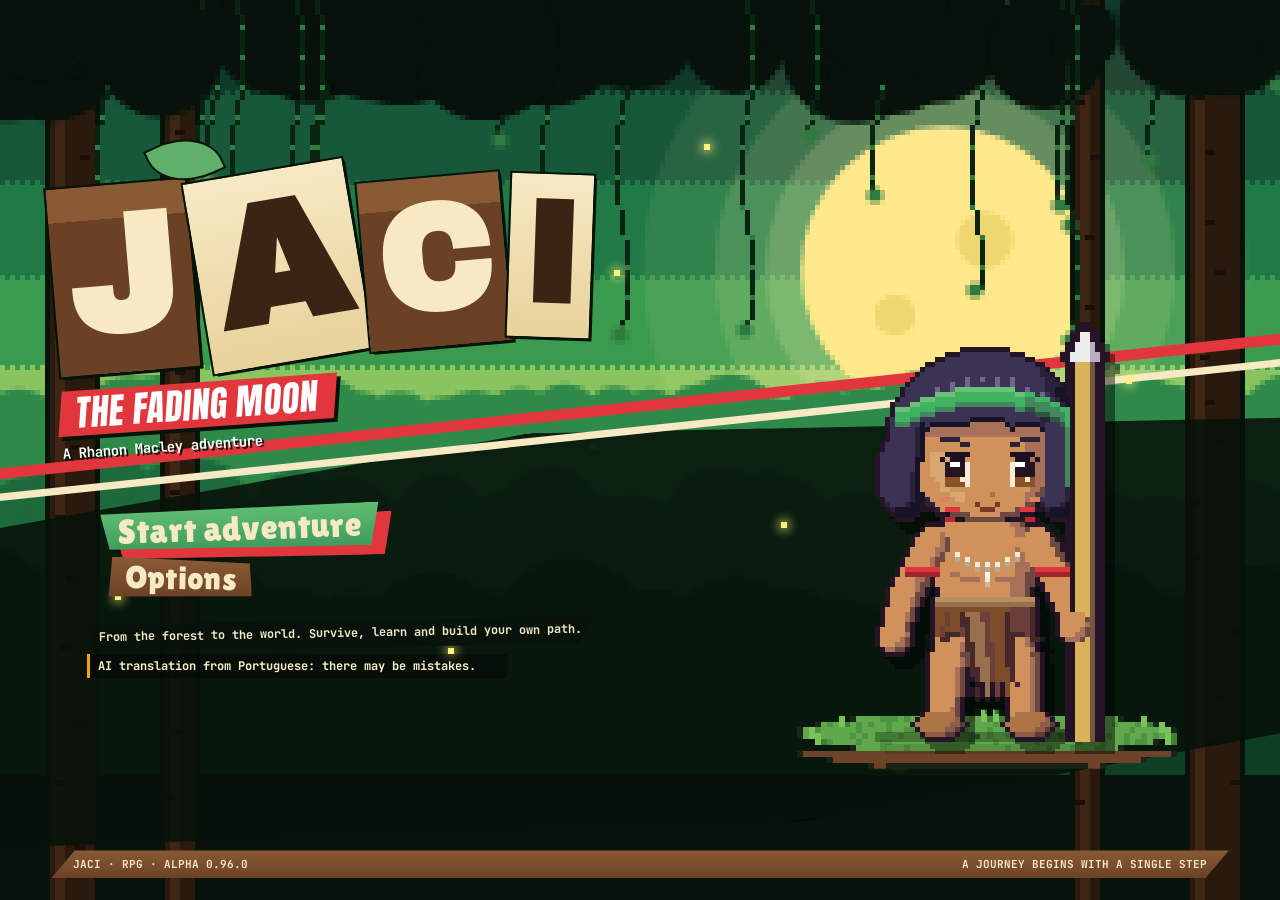
<file: index.html>
<!DOCTYPE html>
<html lang="pt-BR">
<head>
<meta charset="utf-8">
<meta name="viewport" content="width=device-width, initial-scale=1, viewport-fit=cover">
<title>Jaci: A Lua que se Apaga</title>
<link rel="stylesheet" href="https://fonts.googleapis.com/css2?family=Anton&family=Archivo+Black&family=Luckiest+Guy&family=JetBrains+Mono:wght@400;700&family=Lilita+One&family=Lora:ital,wght@0,500;1,400;1,500&family=Nunito:wght@600;700;800&display=swap">
<link rel="stylesheet" href="styles.css?v=0.96.0">
</head>
<body>
<div class="bg" aria-hidden="true">
  <canvas class="region-bg" id="regionBg"></canvas>
  <div class="layer a"><div class="star"></div><div class="band b2"></div><div class="band b1"></div><div class="band b3"></div></div>
</div>
<div class="wipe" id="wipe"></div>
<div class="narra" id="narra" hidden role="dialog" aria-live="polite"><canvas class="narra-face" width="112" height="128" aria-hidden="true"></canvas><div><b>Pajé</b><p></p><small></small></div></div>
<div class="opcoes-wrap" id="opcoes" hidden role="dialog" aria-label="Opções"><div class="info opcoes"></div></div>
<div class="opcoes-wrap" id="caderno" hidden role="dialog" aria-label="Caderno de bichos"><div class="info caderno"></div></div>
<div class="opcoes-wrap" id="equipar" hidden role="dialog" aria-label="Equipamento"><div class="info equipar"></div></div>
<div class="opcoes-wrap" id="saves" hidden role="dialog" aria-label="Escolher save"><div class="info saves"></div></div>
<div class="opcoes-wrap" id="habil" hidden role="dialog" aria-label="Habilidades"><div class="info habil"></div></div>
<div class="opcoes-wrap nbos-wrap" id="nbos" hidden role="dialog" aria-label="Notebook"><div class="nbos"><div class="nbos-lid"><div class="nbos-scr"><canvas class="nbos-wall" id="nbosWall" aria-hidden="true"></canvas><div class="nbos-icons" id="nbosIcons"></div><div class="nbos-win" id="nbosWin" hidden><div class="nbos-tt"><span id="nbosTitle"></span><button class="nbos-x" id="nbosX" type="button" aria-label="Fechar">X</button></div><div class="nbos-body" id="nbosBody"></div></div><div class="nbos-bar" id="nbosBar"></div></div></div><div class="nbos-base" aria-hidden="true"></div></div></div>
<div class="opcoes-wrap" id="brasil" hidden role="dialog" aria-label="Mapa do Brasil"><div class="info brasil"></div></div>
<div class="opcoes-wrap" id="revela" hidden role="dialog" aria-label="Caminho aberto"><div class="info revela"></div></div>
<div class="cutin" id="cutin" hidden aria-hidden="true"></div>
<canvas class="prologo" id="prologo" hidden aria-hidden="true"></canvas>
<section class="title-screen" id="titleScreen" aria-label="Tela inicial do jogo">
  <canvas class="title-bg" id="titleBg" aria-hidden="true"></canvas><div class="title-flies" aria-hidden="true"><i></i><i></i><i></i><i></i><i></i><i></i><i></i><i></i><i></i><i></i></div>
  <div class="title-copy">
    <h1 class="title" id="titleLogo" aria-label="Jaci"></h1>
    <p class="title-sub"><b>A Lua que se Apaga</b><small id="titleHero">Uma aventura de Rhanon Macley</small></p>
    <nav class="t-menu"><button class="cmd sel" id="startAdventure" type="button"><span>Iniciar aventura</span></button><button class="cmd" id="titleOptions" type="button"><span>Opções</span></button><p class="desc">Da mata ao mundo. Sobreviva, aprenda e construa seu próprio caminho.</p></nav>
  </div>
  <div class="title-art" id="titleArt" aria-hidden="true"></div>
  <div class="title-bottom"><span>JACI · RPG · <b id="gameVersion"></b></span><span>UMA JORNADA COMEÇA COM UM PASSO</span></div>
</section>
<main class="game" id="game">
  <canvas class="scene-bg" id="sceneBg" aria-hidden="true"></canvas>
  <section class="stage" id="stage">
    <div class="bg-decor" id="bgDecor"></div>
    <div class="plate" id="plate"><b>Onça-pintuda</b><span class="lv">Nv 4</span><div class="bar"><i id="ehp"></i></div></div>
    <div class="beast" id="beast" role="img" aria-label="Onça-pintuda"></div>
    <div class="hero" id="hero" role="img" aria-label="Rhanon"></div>
    <div class="fx" id="fx"></div>
    <div class="intent" id="intent"><span id="intentTxt"></span></div>
    <div class="stage-light" aria-hidden="true"><i></i></div>
  </section>
  <section class="log" id="log" aria-live="polite"></section>
  <section class="ui">
    <div class="cmds-box">
      <nav class="cmds" id="cmds" aria-label="Comandos"></nav><i class="cmd-cursor" id="cmdCursor" aria-hidden="true"></i>
      <span class="cmds-more" id="cmdsUp" aria-hidden="true" hidden>▲</span><span class="cmds-more" id="cmdsDown" aria-hidden="true" hidden>▼</span>
      <p class="desc" id="desc"></p>
    </div>
    <aside class="me">
      <h2><i class="medal" id="meMedal"></i><span id="meName">Rhanon</span> <small id="lvTxt"></small></h2>
      <div class="row"><span>PV</span><span id="pvTxt"></span></div>
      <div class="bar pv"><i id="pv"></i></div>
      <div class="row"><span>PE</span><span id="spTxt"></span></div>
      <div class="bar sp"><i id="sp"></i></div>
      <div class="row xp-row"><span>XP</span><span id="xpTxt"></span></div>
      <div class="bar xp"><i id="xpb"></i></div>
      <div class="row furia-row" title="Quatro tempos certos seguidos (golpe perfeito ou bloqueio) liberam a Fúria"><span>Fúria</span><span class="furia" id="furia"><i></i><i></i><i></i><i></i></span></div>
      <div class="status" id="status"></div>
    </aside>
  </section>
  <button class="home-button" id="homeButton" type="button" aria-label="Voltar à tela principal" hidden>⌂ Tela principal</button>
  <button class="mute" id="mute" type="button" aria-label="Alternar som" aria-pressed="false">♪</button>
  <button class="mute opt-btn" id="optBtn" type="button" aria-label="Opções">⚙</button>
  <!-- padrões de terreno dos mapas (mata, cidade, litoral, sertão): num SVG sempre ativo, porque padrão dentro de tela
       escondida não desenha (o pergaminho do caminho novo copia o mapa da cidade enquanto ele está escondido) -->
  <svg class="map-patterns" width="0" height="0" aria-hidden="true" focusable="false"><defs>
    <pattern id="pmata" width="22" height="20" patternUnits="userSpaceOnUse"><rect width="22" height="20" fill="#2f6a3a"/><circle cx="5" cy="6" r="3.2" fill="#3f8a46"/><circle cx="16" cy="15" r="3.6" fill="#3a7f42"/><circle cx="15" cy="4" r="1.6" fill="#4f9a50"/><circle cx="6" cy="16" r="1.4" fill="#275a32"/></pattern>
    <pattern id="pcidade" width="20" height="20" patternUnits="userSpaceOnUse"><rect width="20" height="20" fill="#4a5a52"/><rect x="2" y="2" width="7" height="7" fill="#5a6a62"/><rect x="11" y="2" width="7" height="7" fill="#52625a"/><rect x="2" y="11" width="7" height="7" fill="#52625a"/><rect x="11" y="11" width="7" height="7" fill="#5e6e66"/></pattern>
    <pattern id="plitoral" width="22" height="20" patternUnits="userSpaceOnUse"><rect width="22" height="20" fill="#5a8a4a"/><circle cx="6" cy="6" r="2.6" fill="#6a9a52"/><circle cx="16" cy="14" r="2.2" fill="#7aa85a"/><circle cx="16" cy="4" r="1" fill="#e8d8a0"/></pattern>
    <pattern id="psertao" width="20" height="20" patternUnits="userSpaceOnUse"><rect width="20" height="20" fill="#b8925a"/><circle cx="5" cy="5" r="1.4" fill="#8a6a3a"/><circle cx="14" cy="12" r="1.8" fill="#9a7a44"/><path d="M15 3v4M13 5h4" stroke="#5a8a3a" stroke-width="1.2"/></pattern>
    <pattern id="pcerrado" width="22" height="20" patternUnits="userSpaceOnUse"><rect width="22" height="20" fill="#a89a52"/><circle cx="6" cy="6" r="2.6" fill="#6a8a3a"/><path d="M6 8v4" stroke="#6a4a2a" stroke-width="1.2"/><circle cx="16" cy="14" r="1.6" fill="#c8b06a"/><circle cx="17" cy="4" r="1" fill="#e8c020"/></pattern>
    <pattern id="pcerrado2" width="26" height="24" patternUnits="userSpaceOnUse"><rect width="26" height="24" fill="#9a9a4e"/><circle cx="6" cy="7" r="3.4" fill="#6a8a3a"/><path d="M6 10v4" stroke="#6a4a2a" stroke-width="1.4"/><circle cx="19" cy="16" r="2.2" fill="#b8a85e"/><circle cx="19" cy="5" r="1.4" fill="#e8c020"/><circle cx="8" cy="19" r="1.8" fill="#7a9a4a"/></pattern>
    <pattern id="pminas" width="22" height="20" patternUnits="userSpaceOnUse"><rect width="22" height="20" fill="#5a8a5a"/><path d="M1 12 L6 6 L11 12Z" fill="#4a7a5a"/><path d="M11 18 L16 12 L21 18Z" fill="#6a9a62"/><circle cx="17" cy="4" r="1.6" fill="#a86ad0"/></pattern>
    <pattern id="psul" width="22" height="20" patternUnits="userSpaceOnUse"><rect width="22" height="20" fill="#5a8a5e"/><rect x="5.5" y="5" width="1" height="7" fill="#5a3a22"/><ellipse cx="6" cy="5" rx="5" ry="1.6" fill="#2f6a3a"/><circle cx="17" cy="15" r="1.4" fill="#7aa86a"/></pattern>
    <pattern id="psul2" width="26" height="24" patternUnits="userSpaceOnUse"><rect width="26" height="24" fill="#4e8256"/><rect x="6.5" y="6" width="1.2" height="8" fill="#5a3a22"/><ellipse cx="7" cy="6" rx="6" ry="2" fill="#2a5e36"/><circle cx="20" cy="18" r="1.8" fill="#6a9a5a"/></pattern>
    <pattern id="pminas2" width="26" height="24" patternUnits="userSpaceOnUse"><rect width="26" height="24" fill="#4e8256"/><path d="M1 13 L7 6 L13 13Z" fill="#3e6e52"/><path d="M13 21 L19 14 L25 21Z" fill="#5e9260"/><circle cx="20" cy="5" r="1.8" fill="#a86ad0"/><circle cx="6" cy="19" r="1.6" fill="#6a9a5a"/></pattern>
    <pattern id="pmata2" width="26" height="24" patternUnits="userSpaceOnUse"><rect width="26" height="24" fill="#2f6a3a"/><circle cx="6" cy="7" r="4" fill="#3f8a46"/><circle cx="19" cy="17" r="4.4" fill="#3a7f42"/><circle cx="18" cy="5" r="2" fill="#4f9a50"/><circle cx="7" cy="19" r="1.8" fill="#275a32"/></pattern>
    <pattern id="psertao2" width="26" height="24" patternUnits="userSpaceOnUse"><rect width="26" height="24" fill="#a8864e"/><circle cx="6" cy="6" r="1.8" fill="#8a6a3a"/><circle cx="18" cy="15" r="2.2" fill="#947440"/><path d="M19 3v5M17 5.5h4" stroke="#5a8a3a" stroke-width="1.4"/><circle cx="8" cy="18" r="2.6" fill="#7a9a4a"/></pattern>
  </defs></svg>
  <div class="over" id="map">
    <div class="mapwrap">
      <div class="hud" id="hud"></div>
      <svg id="mapsvg" viewBox="0 0 600 620" role="img" aria-label="Mapa da região">
        <defs><pattern id="mapgrid" width="24" height="24" patternUnits="userSpaceOnUse"><path d="M24 0H0V24" fill="none" stroke="#f4ecd8" stroke-opacity=".06" stroke-width="1"/></pattern></defs>
        <rect width="600" height="620" fill="url(#mapgrid)"/>
        <g class="land">
          <path d="M205 106 L262 101 320 128 350 175 382 190 405 196 440 228 444 268 427 302 416 322 394 387 374 421 361 442 343 479 326 527 294 538 263 507 267 465 246 433 226 401 204 370 165 359 110 349 99 311 126 286 109 254 147 213 162 180 172 139Z"/>
        </g>
        <g class="mapa-mato" id="mapdeco" aria-hidden="true"></g>
        <g class="nuvens" aria-hidden="true"><ellipse cx="-300" cy="160" rx="110" ry="42"/><ellipse cx="-60" cy="420" rx="130" ry="48"/><ellipse cx="200" cy="250" rx="90" ry="36"/><ellipse cx="460" cy="480" rx="120" ry="44"/><ellipse cx="620" cy="140" rx="100" ry="40"/></g>
        <path id="route"/>
        <g id="nodes"></g>
        <g id="mk"><g class="pin"><path d="M0 0 L-7 -14 L7 -14Z"/><circle cx="0" cy="-19" r="7"/></g></g>
        <g id="mkboat" style="display:none"><g class="boat"><path class="casco" d="M-14 -6 H14 L10 0 H-11Z"/><rect class="conves" x="-9" y="-12" width="17" height="6"/><rect class="teto" x="-10" y="-14" width="19" height="2"/><rect class="win" x="-7" y="-10" width="3" height="2"/><rect class="win" x="-2" y="-10" width="3" height="2"/><rect class="win" x="3" y="-10" width="3" height="2"/></g></g>
        <g id="mkbus" style="display:none"><g class="bus"><rect class="lat" x="-12" y="-15" width="24" height="12" rx="3"/><rect class="win" x="-9" y="-13" width="5" height="4"/><rect class="win" x="-2" y="-13" width="5" height="4"/><rect class="win" x="5" y="-13" width="5" height="4"/><rect class="faixa" x="-11" y="-8" width="22" height="2"/><rect class="faixa2" x="-11" y="-6" width="22" height="1"/><circle cx="-6" cy="-3" r="2.6"/><circle cx="6" cy="-3" r="2.6"/></g></g>
      </svg>
      <div class="info" id="info"></div>
      <p class="nav-help">Setas ou WASD: escolher local · Z: confirmar</p>
    </div>
  </div>
  <div class="over" id="local" hidden>
    <div class="mapwrap">
      <div class="hud" id="lhud"></div>
      <svg id="lsvg" viewBox="0 0 440 325" role="img" aria-label="Mapa estilizado da aldeia">
        <path class="lbay" id="lbay"/><polygon class="land" id="lland"/>
        <path class="river" id="lriver"/><path class="river-hi" id="lriver2"/>
        <g class="mapa-mato" id="ldeco" aria-hidden="true"></g>
        <g class="nuvens" aria-hidden="true"><ellipse cx="-300" cy="160" rx="110" ry="42"/><ellipse cx="-60" cy="420" rx="130" ry="48"/><ellipse cx="200" cy="250" rx="90" ry="36"/><ellipse cx="460" cy="480" rx="120" ry="44"/><ellipse cx="620" cy="140" rx="100" ry="40"/></g>
        <g id="lroad"></g><g id="lroutes"></g><g id="lbridges"></g><g id="lnodes"></g>
        <g id="lmk"><g class="pin"><path d="M0 0 L-7 -14 L7 -14Z"/><circle cx="0" cy="-19" r="7"/></g></g>
      </svg>
      <div class="info" id="linfo"></div>
      <p class="nav-help">Setas ou WASD: escolher local · Z: confirmar · X: mapa do Brasil</p>
    </div>
  </div>
  <div class="over" id="explore" hidden>
    <div class="ex-wrap">
      <div class="ex-top"><div class="hud" id="exHud"></div><span class="ex-btns"><button class="ex-exit ex-menu" id="exMenu" type="button" aria-label="Menu" aria-expanded="false">☰</button><button class="ex-exit" id="exBag" type="button">Bolsa (I)</button><button class="ex-exit" id="exEquip" type="button">Equipar (E)</button><button class="ex-exit" id="exSkills" type="button">Habilidades (H)</button><button class="ex-exit" id="exNb" type="button" hidden>Notebook (N)</button><button class="ex-exit" id="exOpt" type="button" aria-label="Opções">⚙</button><button class="ex-exit" id="exExit" type="button">Sair</button></span></div>
      <div class="ex-view">
        <canvas id="exCanvas" width="240" height="176" aria-label="Exploração vista de cima"></canvas>
        <div class="ex-msg" id="exMsg" aria-live="polite"></div>
        <div class="ex-prompt" id="exPrompt"></div>
        <div class="info ex-dialog" id="exDialog" hidden></div>
        <div class="ex-skip" id="exSkip" hidden>Segure C para pular <i></i></div>
      </div>
      <p class="ex-help ex-help-pad" id="exHelpPad"></p>
      <p class="ex-help ex-help-kbd">Setas ou WASD andam · Z/Espaço: golpe e conversar · X: flecha · Shift ou C: esquiva · I: bolsa · E: equipar · H: habilidades · Esc: sair<br>Mouse: clique esquerdo golpeia e o direito atira na direção da mira · Etiqueta verde = cai com um golpe só</p>
      <div class="ex-pad" id="exPad">
        <div class="ex-stick" id="exStick" role="application" aria-label="Direcional"><i></i></div>
        <div class="ex-ab">
          <button type="button" id="exC" aria-label="Esquivar">ESQUIVA</button>
          <button type="button" id="exB" aria-label="Atirar flecha">ARCO</button>
          <button type="button" id="exA" aria-label="Golpe">GOLPE</button>
        </div>
      </div>
    </div>
  </div>
  <div class="over" id="over" hidden>
    <div class="card"><h1 id="overTitle"></h1><p id="overTxt"></p><div class="over-xp" id="overXp" hidden><span><i></i></span><small></small></div><button id="again">Lutar de novo</button><button id="toMap">Voltar ao mapa</button></div>
  </div>
</main>
<div class="girar" id="girar"><div><b>Vire o celular</b><p>O jogo fica melhor deitado: a mata e a luta são largas.</p><button type="button" class="girar-ok" id="girarOk">Jogar assim mesmo</button></div></div>
<!-- Ordem importa: utilidades e estado, depois dados, depois quem usa os dados. main.js por último. -->
<script src="js/core/version.js?v=0.96.0"></script>
<script src="js/core/utils.js?v=0.96.0"></script>
<script src="js/core/lang.js?v=0.96.0"></script>   <!-- pede sozinho o js/data/lang/<idioma>.js escolhido -->
<script src="js/core/state.js?v=0.96.0"></script>
<script src="js/core/assets.js?v=0.96.0"></script>
<script src="js/data/sprites.js?v=0.96.0"></script>
<script src="js/data/animals.js?v=0.96.0"></script>
<script src="js/data/commands.js?v=0.96.0"></script>
<script src="js/data/skills.js?v=0.96.0"></script>
<script src="js/data/narration.js?v=0.96.0"></script>
<script src="js/data/heroi.js?v=0.96.0"></script>
<script src="js/data/world.js?v=0.96.0"></script>
<script src="js/data/stages.js?v=0.96.0"></script>
<script src="js/data/art.js?v=0.96.0"></script>
<script src="js/audio/sfx.js?v=0.96.0"></script>
<script src="js/audio/music.js?v=0.96.0"></script>
<script src="js/gfx/sprites.js?v=0.96.0"></script>
<script src="js/gfx/rig.js?v=0.96.0"></script>
<script src="js/gfx/boneco.js?v=0.96.0"></script>
<script src="js/gfx/portraits.js?v=0.96.0"></script>
<script src="js/gfx/retratos.js?v=0.96.0"></script>
<script src="js/gfx/beasts.js?v=0.96.0"></script>
<script src="js/gfx/fx.js?v=0.96.0"></script>
<script src="js/gfx/golpes.js?v=0.96.0"></script>
<script src="js/gfx/actors.js?v=0.96.0"></script>
<script src="js/gfx/tiles.js?v=0.96.0"></script>
<script src="js/gfx/polish.js?v=0.96.0"></script>
<script src="js/gfx/scenery.js?v=0.96.0"></script>
<script src="js/gfx/mapart.js?v=0.96.0"></script>
<script src="js/ui/screen-fx.js?v=0.96.0"></script>
<script src="js/ui/theme.js?v=0.96.0"></script>
<script src="js/ui/options.js?v=0.96.0"></script>
<script src="js/ui/saves.js?v=0.96.0"></script>
<script src="js/ui/cutin.js?v=0.96.0"></script>
<script src="js/ui/mapnav.js?v=0.96.0"></script>
<script src="js/ui/gamepad.js?v=0.96.0"></script>
<script src="js/ui/narration.js?v=0.96.0"></script>
<script src="js/ui/prologo.js?v=0.96.0"></script>
<script src="js/systems/combat.js?v=0.96.0"></script>
<script src="js/systems/world-map.js?v=0.96.0"></script>
<script src="js/systems/local.js?v=0.96.0"></script>
<script src="js/systems/journal.js?v=0.96.0"></script>
<script src="js/systems/equip.js?v=0.96.0"></script>
<script src="js/systems/skills.js?v=0.96.0"></script>
<script src="js/systems/explore.js?v=0.96.0"></script>
<script src="js/systems/notebook.js?v=0.96.0"></script>
<script src="js/systems/secrets.js?v=0.96.0"></script>
<script src="js/systems/achados.js?v=0.96.0"></script>
<script src="js/main.js?v=0.96.0"></script>
</body>
</html>
</file>
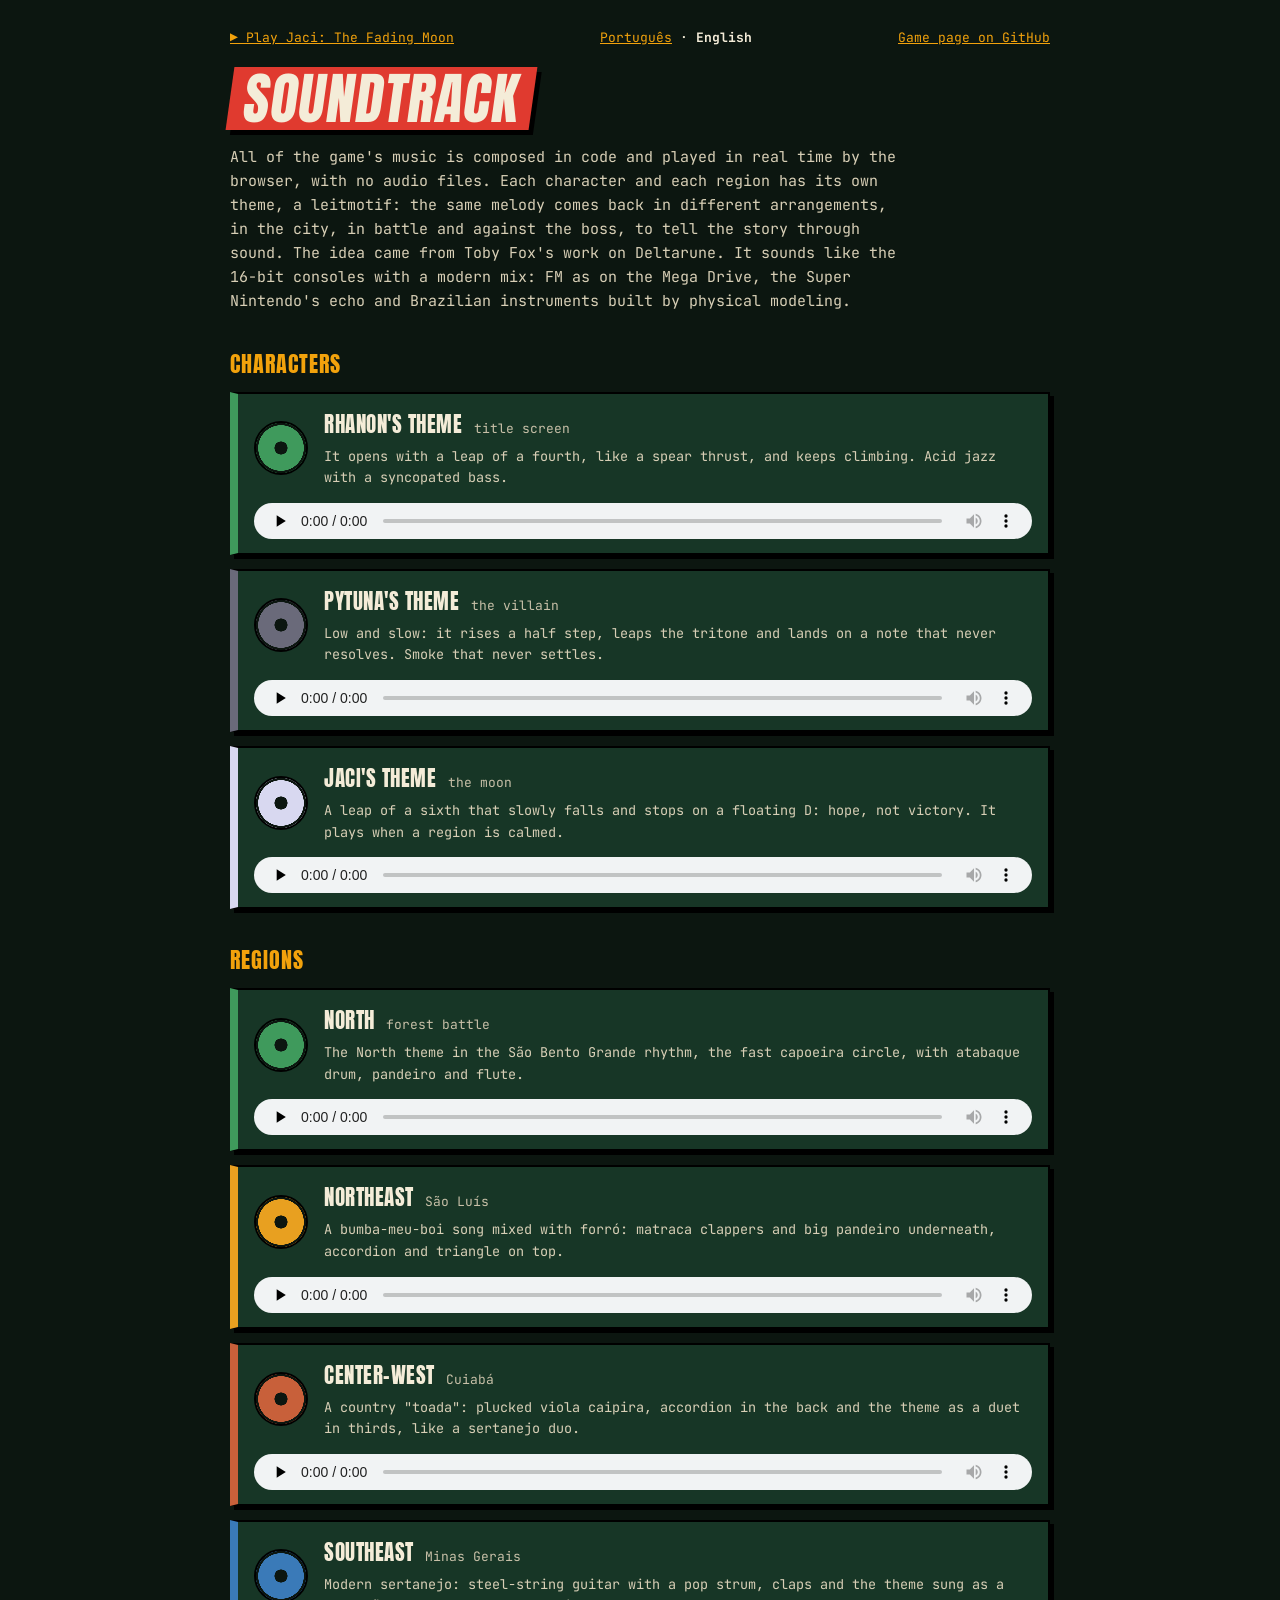
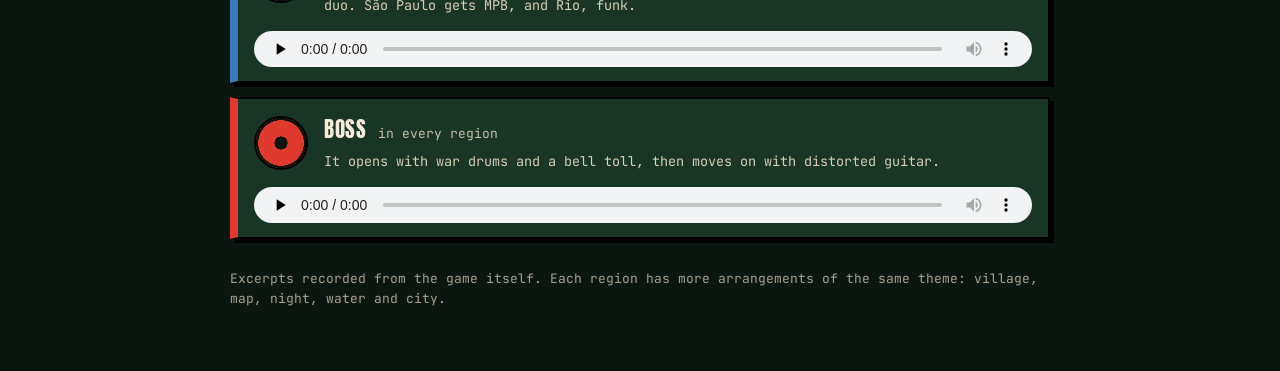
<file: trilha.en.html>
<!doctype html>
<html lang="en">
<head>
<meta charset="utf-8">
<meta name="viewport" content="width=device-width, initial-scale=1">
<title>Soundtrack · Jaci: The Fading Moon</title>
<link rel="stylesheet" href="https://fonts.googleapis.com/css2?family=Anton&family=JetBrains+Mono:wght@400;700&display=swap">
<style>
  :root{--ink:#0c1610;--leaf:#173626;--moss:#2a5a3c;--bone:#f4ecd8;--paper:#e8d9b0;--blood:#e03a2f;--gold:#f2a20c;
    --display:"Anton",Impact,sans-serif;--mono:"JetBrains Mono",ui-monospace,monospace}
  *{box-sizing:border-box}
  body{margin:0;background:var(--ink);color:var(--bone);font:15px/1.6 var(--mono);padding:28px 16px 48px}
  main{max-width:820px;margin:0 auto}
  a{color:var(--gold)}
  .top{display:flex;justify-content:space-between;gap:12px;flex-wrap:wrap;font-size:13px}
  h1{font:400 clamp(34px,7vw,56px)/1.05 var(--display);letter-spacing:1px;margin:18px 0 6px;text-transform:uppercase}
  h1 span{display:inline-block;background:var(--blood);padding:2px 14px;transform:skewX(-8deg);box-shadow:5px 5px 0 #000}
  .lead{color:#d8cfb6;max-width:680px}
  h2{font:400 22px var(--display);letter-spacing:1px;text-transform:uppercase;margin:34px 0 12px;color:var(--gold)}
  .faixa{display:grid;grid-template-columns:54px 1fr;gap:4px 16px;align-items:center;background:var(--leaf);border:2px solid #000;
    box-shadow:4px 4px 0 #000;padding:14px 16px;margin:0 0 14px;border-left:8px solid var(--c)}
  .faixa .disco{grid-row:span 2;width:54px;height:54px;border-radius:50%;background:radial-gradient(circle at 50% 50%,#0c1610 0 18%,var(--c) 19% 64%,#0c1610 65% 70%,var(--c) 71%);border:2px solid #000}
  .faixa.tocando .disco{animation:gira 2.4s linear infinite}
  @keyframes gira{to{transform:rotate(360deg)}}
  .faixa h3{margin:0;font:400 21px var(--display);letter-spacing:.5px;text-transform:uppercase}
  .faixa h3 small{font:400 13px var(--mono);color:#c8c0a8;text-transform:none;letter-spacing:0;margin-left:6px}
  .faixa p{margin:2px 0 0;color:#d8cfb6;font-size:13.5px}
  .faixa audio{grid-column:1/-1;width:100%;margin-top:10px;height:36px}
  .nota{margin-top:30px;font-size:13px;color:#a8a090}
  @media (max-width:560px){.faixa{grid-template-columns:40px 1fr}.faixa .disco{width:40px;height:40px}}
</style>
</head>
<body>
<main>
  <div class="top"><a href="./">▶ Play Jaci: The Fading Moon</a><span><a href="trilha.html" lang="pt-BR">Português</a> · <b>English</b></span><a href="https://github.com/Ganseblumchen97/rhanon-macley">Game page on GitHub</a></div>
  <h1><span>Soundtrack</span></h1>
  <p class="lead">All of the game's music is composed in code and played in real time by the browser, with no audio files.
  Each character and each region has its own theme, a leitmotif: the same melody comes back in different arrangements, in
  the city, in battle and against the boss, to tell the story through sound. The idea came from Toby Fox's work on Deltarune.
  It sounds like the 16-bit consoles with a modern mix: FM as on the Mega Drive, the Super Nintendo's echo and Brazilian
  instruments built by physical modeling.</p>

  <h2>Characters</h2>
  <div class="faixa" style="--c:#3f9a5c"><i class="disco"></i><h3>Rhanon's theme <small>title screen</small></h3>
    <p>It opens with a leap of a fourth, like a spear thrust, and keeps climbing. Acid jazz with a syncopated bass.</p>
    <audio controls preload="none" src="midia/tema-rhanon.webm"></audio></div>
  <div class="faixa" style="--c:#6a6a7a"><i class="disco"></i><h3>Pytuna's theme <small>the villain</small></h3>
    <p>Low and slow: it rises a half step, leaps the tritone and lands on a note that never resolves. Smoke that never settles.</p>
    <audio controls preload="none" src="midia/tema-pytuna.webm"></audio></div>
  <div class="faixa" style="--c:#d8d8f0"><i class="disco"></i><h3>Jaci's theme <small>the moon</small></h3>
    <p>A leap of a sixth that slowly falls and stops on a floating D: hope, not victory. It plays when a region is calmed.</p>
    <audio controls preload="none" src="midia/tema-jaci.webm"></audio></div>

  <h2>Regions</h2>
  <div class="faixa" style="--c:#3f9a5c"><i class="disco"></i><h3>North <small>forest battle</small></h3>
    <p>The North theme in the São Bento Grande rhythm, the fast capoeira circle, with atabaque drum, pandeiro and flute.</p>
    <audio controls preload="none" src="midia/norte-batalha.webm"></audio></div>
  <div class="faixa" style="--c:#e8a020"><i class="disco"></i><h3>Northeast <small>São Luís</small></h3>
    <p>A bumba-meu-boi song mixed with forró: matraca clappers and big pandeiro underneath, accordion and triangle on top.</p>
    <audio controls preload="none" src="midia/nordeste.webm"></audio></div>
  <div class="faixa" style="--c:#c8603a"><i class="disco"></i><h3>Center-West <small>Cuiabá</small></h3>
    <p>A country "toada": plucked viola caipira, accordion in the back and the theme as a duet in thirds, like a sertanejo duo.</p>
    <audio controls preload="none" src="midia/centro-oeste.webm"></audio></div>
  <div class="faixa" style="--c:#3a7ab8"><i class="disco"></i><h3>Southeast <small>Minas Gerais</small></h3>
    <p>Modern sertanejo: steel-string guitar with a pop strum, claps and the theme sung as a duo. São Paulo gets MPB, and Rio, funk.</p>
    <audio controls preload="none" src="midia/sudeste-minas.webm"></audio></div>
  <div class="faixa" style="--c:#e03a2f"><i class="disco"></i><h3>Boss <small>in every region</small></h3>
    <p>It opens with war drums and a bell toll, then moves on with distorted guitar.</p>
    <audio controls preload="none" src="midia/chefe.webm"></audio></div>

  <p class="nota">Excerpts recorded from the game itself. Each region has more arrangements of the same theme: village, map, night, water and city.</p>
</main>
<script>
  // uma faixa por vez, e o disco gira enquanto toca (mesmo código da página em português)
  const audios = [...document.querySelectorAll("audio")];
  audios.forEach(a => {
    a.addEventListener("play", () => { audios.forEach(o => { if (o !== a) o.pause(); }); a.parentElement.classList.add("tocando"); });
    ["pause", "ended"].forEach(ev => a.addEventListener(ev, () => a.parentElement.classList.remove("tocando")));
  });
</script>
</body>
</html>
</file>
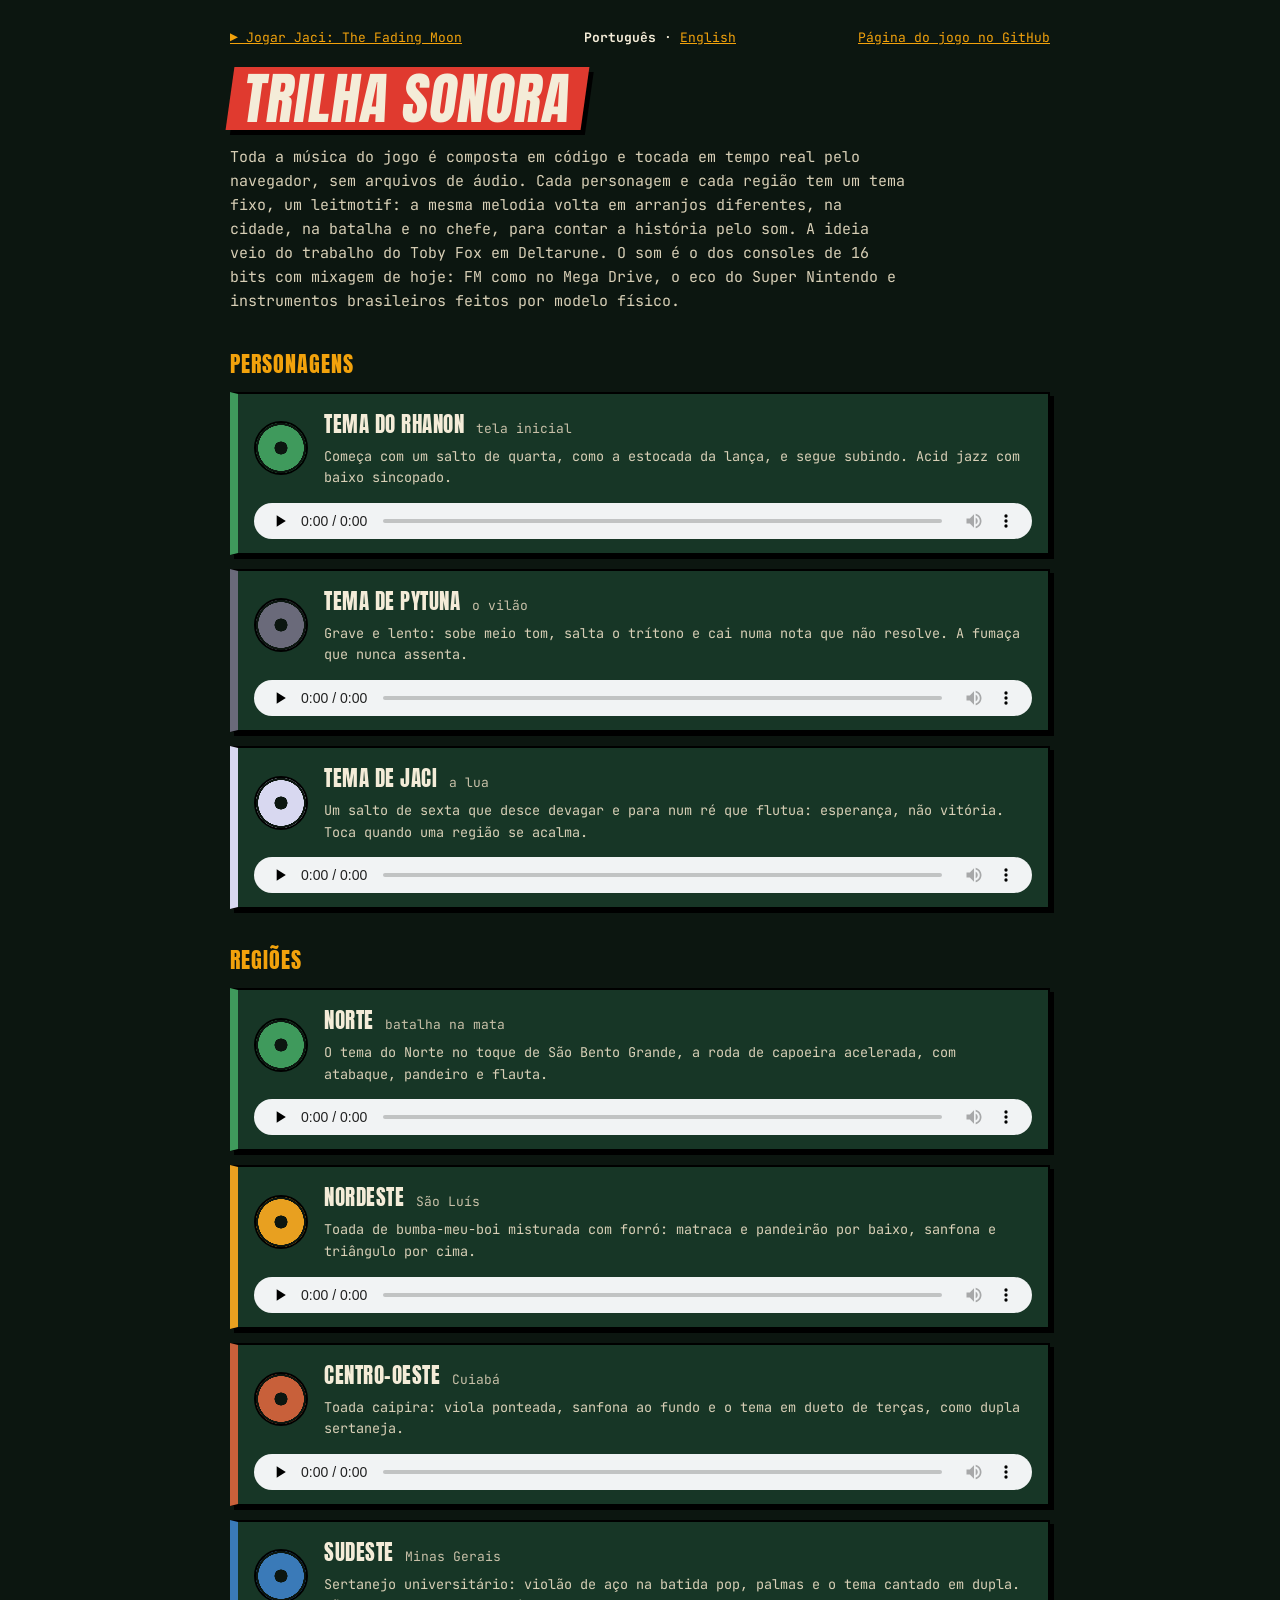
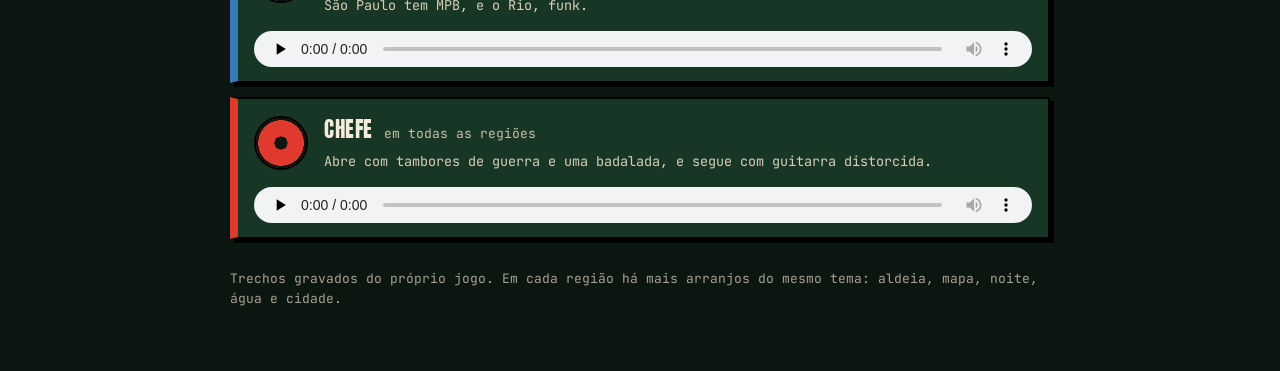
<file: trilha.html>
<!doctype html>
<html lang="pt-BR">
<head>
<meta charset="utf-8">
<meta name="viewport" content="width=device-width, initial-scale=1">
<title>Trilha sonora · Jaci: The Fading Moon</title>
<link rel="stylesheet" href="https://fonts.googleapis.com/css2?family=Anton&family=JetBrains+Mono:wght@400;700&display=swap">
<style>
  :root{--ink:#0c1610;--leaf:#173626;--moss:#2a5a3c;--bone:#f4ecd8;--paper:#e8d9b0;--blood:#e03a2f;--gold:#f2a20c;
    --display:"Anton",Impact,sans-serif;--mono:"JetBrains Mono",ui-monospace,monospace}
  *{box-sizing:border-box}
  body{margin:0;background:var(--ink);color:var(--bone);font:15px/1.6 var(--mono);padding:28px 16px 48px}
  main{max-width:820px;margin:0 auto}
  a{color:var(--gold)}
  .top{display:flex;justify-content:space-between;gap:12px;flex-wrap:wrap;font-size:13px}
  h1{font:400 clamp(34px,7vw,56px)/1.05 var(--display);letter-spacing:1px;margin:18px 0 6px;text-transform:uppercase}
  h1 span{display:inline-block;background:var(--blood);padding:2px 14px;transform:skewX(-8deg);box-shadow:5px 5px 0 #000}
  .lead{color:#d8cfb6;max-width:680px}
  h2{font:400 22px var(--display);letter-spacing:1px;text-transform:uppercase;margin:34px 0 12px;color:var(--gold)}
  .faixa{display:grid;grid-template-columns:54px 1fr;gap:4px 16px;align-items:center;background:var(--leaf);border:2px solid #000;
    box-shadow:4px 4px 0 #000;padding:14px 16px;margin:0 0 14px;border-left:8px solid var(--c)}
  .faixa .disco{grid-row:span 2;width:54px;height:54px;border-radius:50%;background:radial-gradient(circle at 50% 50%,#0c1610 0 18%,var(--c) 19% 64%,#0c1610 65% 70%,var(--c) 71%);border:2px solid #000}
  .faixa.tocando .disco{animation:gira 2.4s linear infinite}
  @keyframes gira{to{transform:rotate(360deg)}}
  .faixa h3{margin:0;font:400 21px var(--display);letter-spacing:.5px;text-transform:uppercase}
  .faixa h3 small{font:400 13px var(--mono);color:#c8c0a8;text-transform:none;letter-spacing:0;margin-left:6px}
  .faixa p{margin:2px 0 0;color:#d8cfb6;font-size:13.5px}
  .faixa audio{grid-column:1/-1;width:100%;margin-top:10px;height:36px}
  .nota{margin-top:30px;font-size:13px;color:#a8a090}
  @media (max-width:560px){.faixa{grid-template-columns:40px 1fr}.faixa .disco{width:40px;height:40px}}
</style>
</head>
<body>
<main>
  <div class="top"><a href="./">▶ Jogar Jaci: The Fading Moon</a><span><b>Português</b> · <a href="trilha.en.html" lang="en">English</a></span><a href="https://github.com/Ganseblumchen97/rhanon-macley">Página do jogo no GitHub</a></div>
  <h1><span>Trilha sonora</span></h1>
  <p class="lead">Toda a música do jogo é composta em código e tocada em tempo real pelo navegador, sem arquivos de áudio.
  Cada personagem e cada região tem um tema fixo, um leitmotif: a mesma melodia volta em arranjos diferentes, na cidade,
  na batalha e no chefe, para contar a história pelo som. A ideia veio do trabalho do Toby Fox em Deltarune.
  O som é o dos consoles de 16 bits com mixagem de hoje: FM como no Mega Drive, o eco do Super Nintendo e instrumentos
  brasileiros feitos por modelo físico.</p>

  <h2>Personagens</h2>
  <div class="faixa" style="--c:#3f9a5c"><i class="disco"></i><h3>Tema do Rhanon <small>tela inicial</small></h3>
    <p>Começa com um salto de quarta, como a estocada da lança, e segue subindo. Acid jazz com baixo sincopado.</p>
    <audio controls preload="none" src="midia/tema-rhanon.webm"></audio></div>
  <div class="faixa" style="--c:#6a6a7a"><i class="disco"></i><h3>Tema de Pytuna <small>o vilão</small></h3>
    <p>Grave e lento: sobe meio tom, salta o trítono e cai numa nota que não resolve. A fumaça que nunca assenta.</p>
    <audio controls preload="none" src="midia/tema-pytuna.webm"></audio></div>
  <div class="faixa" style="--c:#d8d8f0"><i class="disco"></i><h3>Tema de Jaci <small>a lua</small></h3>
    <p>Um salto de sexta que desce devagar e para num ré que flutua: esperança, não vitória. Toca quando uma região se acalma.</p>
    <audio controls preload="none" src="midia/tema-jaci.webm"></audio></div>

  <h2>Regiões</h2>
  <div class="faixa" style="--c:#3f9a5c"><i class="disco"></i><h3>Norte <small>batalha na mata</small></h3>
    <p>O tema do Norte no toque de São Bento Grande, a roda de capoeira acelerada, com atabaque, pandeiro e flauta.</p>
    <audio controls preload="none" src="midia/norte-batalha.webm"></audio></div>
  <div class="faixa" style="--c:#e8a020"><i class="disco"></i><h3>Nordeste <small>São Luís</small></h3>
    <p>Toada de bumba-meu-boi misturada com forró: matraca e pandeirão por baixo, sanfona e triângulo por cima.</p>
    <audio controls preload="none" src="midia/nordeste.webm"></audio></div>
  <div class="faixa" style="--c:#c8603a"><i class="disco"></i><h3>Centro-Oeste <small>Cuiabá</small></h3>
    <p>Toada caipira: viola ponteada, sanfona ao fundo e o tema em dueto de terças, como dupla sertaneja.</p>
    <audio controls preload="none" src="midia/centro-oeste.webm"></audio></div>
  <div class="faixa" style="--c:#3a7ab8"><i class="disco"></i><h3>Sudeste <small>Minas Gerais</small></h3>
    <p>Sertanejo universitário: violão de aço na batida pop, palmas e o tema cantado em dupla. São Paulo tem MPB, e o Rio, funk.</p>
    <audio controls preload="none" src="midia/sudeste-minas.webm"></audio></div>
  <div class="faixa" style="--c:#e03a2f"><i class="disco"></i><h3>Chefe <small>em todas as regiões</small></h3>
    <p>Abre com tambores de guerra e uma badalada, e segue com guitarra distorcida.</p>
    <audio controls preload="none" src="midia/chefe.webm"></audio></div>

  <p class="nota">Trechos gravados do próprio jogo. Em cada região há mais arranjos do mesmo tema: aldeia, mapa, noite, água e cidade.</p>
</main>
<script>
  // uma faixa por vez, e o disco gira enquanto toca
  const audios = [...document.querySelectorAll("audio")];
  audios.forEach(a => {
    a.addEventListener("play", () => { audios.forEach(o => { if (o !== a) o.pause(); }); a.parentElement.classList.add("tocando"); });
    ["pause", "ended"].forEach(ev => a.addEventListener(ev, () => a.parentElement.classList.remove("tocando")));
  });
</script>
</body>
</html>
</file>
<file: styles.css>
:root{
  --ink:#0c1610; --leaf:#173626; --moss:#2a5a3c; --jaguar:#f2a20c; --bone:#f4ecd8; --blood:#e03a2f;
  --display:"Impact","Arial Black",sans-serif;
  --body:"Arial Narrow","Roboto Condensed",Arial,sans-serif;
  color-scheme:dark;
  box-sizing:border-box;
  padding-top:env(safe-area-inset-top,0px);
  padding-bottom:env(safe-area-inset-bottom,0px);
}
*,*::before,*::after{box-sizing:inherit}
html,body{height:100%;margin:0}
body{background:var(--ink);color:var(--bone);font-family:var(--body);font-size:20px;overflow-x:hidden}
.game{
  position:relative;min-height:100%;display:grid;grid-template-rows:1fr auto auto;
  background:
    repeating-linear-gradient(115deg,transparent 0 38px,rgba(255,255,255,.035) 38px 40px),
    linear-gradient(180deg,var(--leaf),var(--ink) 85%);
  overflow:hidden;
}
/* palco */
.stage{position:relative;min-height:300px;display:grid;place-items:center;padding:16px}
.stage::before{
  content:"";position:absolute;inset:8% 6%;background:var(--jaguar);
  clip-path:polygon(8% 0,100% 6%,92% 100%,0 92%);opacity:.95;
}
.stage::after{
  content:"";position:absolute;inset:14% 12%;background:var(--ink);
  clip-path:polygon(6% 4%,98% 0,94% 96%,2% 100%);
}
.beast{position:absolute;z-index:1;right:12%;font-size:clamp(110px,26vw,220px);line-height:1;filter:drop-shadow(8px 10px 0 rgba(224,58,47,.7));transition:transform .15s;transform-origin:50% 100%}
.beast.hit{animation:shake .35s}

.beast.dead{transform:rotate(90deg) scale(.7);opacity:.4}
@keyframes shake{0%,100%{transform:translateX(0)}25%{transform:translateX(-14px) rotate(-4deg)}75%{transform:translateX(14px) rotate(4deg)}}
.plate{
  position:absolute;z-index:3;top:14px;left:14px;width:min(320px,72%);
  background:var(--blood);color:var(--bone);padding:8px 16px 10px;transform:skewX(-10deg);
  box-shadow:6px 6px 0 var(--ink);
}
.plate>*{transform:skewX(10deg)}
.plate b{font-family:var(--display);font-weight:400;font-size:22px;letter-spacing:.5px}
.plate .lv{margin-left:10px;font-weight:700}
.bar{height:12px;background:var(--ink);margin-top:6px;border:2px solid var(--ink)}
.bar i{display:block;height:100%;width:100%;background:var(--bone);transition:width .4s}
.bar.sp i{background:#5ec8e5}
.bar.pv i{background:var(--jaguar)}
.intent{
  position:absolute;z-index:3;right:14px;bottom:14px;max-width:70%;
  background:var(--bone);color:var(--ink);padding:6px 16px;transform:skewX(-10deg);font-weight:700;
}
.intent span{display:block;transform:skewX(10deg)}
.intent.known{background:var(--jaguar)}
/* estilo Game Boy: plataformas, sprites e efeitos */
.stage{--px:clamp(4px,1.6vw,10px);min-height:340px;background:linear-gradient(180deg,#2a5a3c 0 55%,#173626 55%);position:relative;overflow:hidden}
/* --plat = altura da plataforma do bicho: o bicho (combat.js, actors.js) pisa nela, então cada cenário muda só a variável */
.stage{--plat:46%}
.stage.zone-fechada{--plat:42%}
.stage:is(.zone-mata,.zone-rio,.zone-igarape,.zone-manguezal,.zone-mangueilha,.zone-lencois,.zone-encontro,.zone-olinda,.zone-caatinga,.zone-serra,.zone-beira,.zone-pantanal,.zone-chapada,.zone-rioprata,.zone-gruta,.zone-parquebsb,.zone-setecidades,.zone-arrecifes,.zone-serracurral,.zone-ladeiras,.zone-tijuca,.zone-ibirapuera,.zone-cidadevelha,.zone-porto,.zone-baixadas,.zone-varzea,.zone-seringal),.stage.aquatic{--plat:44%}
.stage::before{inset:auto;right:7%;top:var(--plat);width:44%;height:26px;background:#3f7a4f;border-radius:50%;clip-path:none;opacity:1;box-shadow:0 6px 0 #0c1610;z-index:1}
.stage::after{inset:auto;left:6%;bottom:6%;width:50%;height:30px;background:#3f7a4f;border-radius:50%;clip-path:none;box-shadow:0 6px 0 #0c1610;z-index:1}
/* Cenários variados por zona (Ananindeua) */
.stage.zone-mata{background:linear-gradient(180deg,#2f6b3f 0 52%,#1a3f28 52% 100%)}
.stage.zone-mata::before{background:#3d8a4d;right:9%;top:var(--plat)}
.stage.zone-mata::after{background:#3d8a4d;left:4%;bottom:7%}
/* beira do rio: o lago fica no fundo (faixa azul atrás) e os dois lutam em chão de terra */
.stage:is(.zone-rio,.zone-encontro){background:linear-gradient(180deg,#3a7a4a 0 27%,#4fa8c8 27% 28%,#2a7a9a 28% 34%,#1f6482 34% 40%,#2c5a34 40% 100%)}
.stage:is(.zone-rio,.zone-encontro)::before{background:#8a7448;right:9%;top:var(--plat)}
.stage:is(.zone-rio,.zone-encontro)::after{background:#8a7448;left:4%;bottom:7%}
.stage.zone-fechada{background:linear-gradient(180deg,#264a32 0 54%,#142a1c 54% 100%)}
/* igarapé: mata alta escura, faixa de água cor de chá e barranco */
.stage.zone-igarape{background:linear-gradient(180deg,#24563a 0 24%,#6a7a3a 24% 25%,#4a5a2a 25% 33%,#3a4a22 33% 40%,#22462c 40% 100%)}
.stage.zone-igarape::before{background:#6a5a36;right:9%;top:var(--plat)}
.stage.zone-igarape::after{background:#6a5a36;left:4%;bottom:7%}
/* Lençóis: céu limpo, dunas brancas e lagoa azul */
.stage.zone-lencois{background:linear-gradient(180deg,#5ab8f0 0 22%,#f2ead2 22% 30%,#3aa8e0 30% 38%,#efe4c8 38% 100%)}
.stage.zone-lencois::before{background:#e6d8b4;right:9%;top:var(--plat)}
.stage.zone-lencois::after{background:#e6d8b4;left:4%;bottom:7%}
/* Caatinga (Petrolina): céu de poeira, serra parda ao longe e chão de terra clara */
.stage.zone-caatinga{background:linear-gradient(180deg,#f0d8a0 0 24%,#8a7a62 24% 34%,#d8c08a 34% 100%)}
.stage.zone-caatinga::before{background:#b8865a;right:9%;top:var(--plat)}
.stage.zone-caatinga::after{background:#b8865a;left:4%;bottom:7%}
/* Serra do Araripe: paredão de terra vermelha e encosta verde */
.stage.zone-serra{background:linear-gradient(180deg,#f0c890 0 22%,#8a5a3a 22% 34%,#a87a52 34% 100%)}
.stage.zone-serra::before{background:#a87a50;right:9%;top:var(--plat)}
.stage.zone-serra::after{background:#a87a50;left:4%;bottom:7%}
/* Beira do Velho Chico: céu quente, margem verde e o rio largo */
.stage.zone-beira{background:linear-gradient(180deg,#f0d090 0 24%,#6a8a4a 24% 30%,#3a8a8a 30% 38%,#b8b07a 38% 100%)}
.stage.zone-beira::before{background:#d8c08a;right:9%;top:var(--plat)}
.stage.zone-beira::after{background:#d8c08a;left:4%;bottom:7%}
.stage.zone-setecidades{background:linear-gradient(180deg,#e8a868 0 22%,#a8603a 22% 30%,#b8985a 30% 100%)}
.stage.zone-setecidades::before{background:#c8845a;right:9%;top:var(--plat)}
.stage.zone-setecidades::after{background:#c8845a;left:4%;bottom:7%}
.stage.zone-arrecifes{background:linear-gradient(180deg,#8ad0f0 0 22%,#2aa8c8 22% 34%,#e8d8a8 34% 100%)}
.stage.zone-arrecifes::before{background:#f0e4b8;right:9%;top:var(--plat)}
.stage.zone-arrecifes::after{background:#f0e4b8;left:4%;bottom:7%}
.stage.zone-parquebsb{background:linear-gradient(180deg,#f0d8a0 0 24%,#7a8a3a 24% 30%,#3aa8d8 30% 38%,#a8a856 38% 100%)}
.stage.zone-parquebsb::before{background:#c8b870;right:9%;top:var(--plat)}
.stage.zone-parquebsb::after{background:#c8b870;left:4%;bottom:7%}
.stage.zone-serracurral{background:linear-gradient(180deg,#9ab8e0 0 24%,#5a6a8a 24% 30%,#3a7ab0 30% 38%,#8a8a5a 38% 100%)}
.stage.zone-serracurral::before{background:#8a7a68;right:9%;top:var(--plat)}
.stage.zone-serracurral::after{background:#8a7a68;left:4%;bottom:7%}
.stage.zone-gruta{background:linear-gradient(180deg,#14141e 0 24%,#3a3848 24% 30%,#1a5ad8 30% 38%,#5a5660 38% 100%)}
.stage.zone-gruta::before{background:#8a8478;right:9%;top:var(--plat)}
.stage.zone-gruta::after{background:#8a8478;left:4%;bottom:7%}
.stage.zone-rioprata{background:linear-gradient(180deg,#a8e0f0 0 24%,#2f7a42 24% 30%,#2aa8c0 30% 38%,#6aa84c 38% 100%)}
.stage.zone-rioprata::before{background:#d8c8a0;right:9%;top:var(--plat)}
.stage.zone-rioprata::after{background:#d8c8a0;left:4%;bottom:7%}
.stage.zone-chapada{background:linear-gradient(180deg,#f0a868 0 22%,#b8583a 22% 34%,#b88a52 34% 100%)}
.stage.zone-chapada::before{background:#c89a62;right:9%;top:var(--plat)}
.stage.zone-chapada::after{background:#c89a62;left:4%;bottom:7%}
.stage.zone-pantanal{background:linear-gradient(180deg,#f0b878 0 24%,#4a7a3a 24% 30%,#3a7a7a 30% 38%,#8ab45a 38% 100%)}
.stage.zone-pantanal::before{background:#a8d070;right:9%;top:var(--plat)}
.stage.zone-pantanal::after{background:#a8d070;left:4%;bottom:7%}
/* manguezal: mangue escuro, água salobra e lama */
.stage:is(.zone-manguezal,.zone-mangueilha){background:linear-gradient(180deg,#2e4a2c 0 22%,#7a9a8a 22% 23%,#4a6a6a 23% 31%,#3e5a58 31% 38%,#5a5440 38% 100%)}
.stage:is(.zone-manguezal,.zone-mangueilha)::before{background:#6a6248;right:9%;top:var(--plat)}
.stage:is(.zone-manguezal,.zone-mangueilha)::after{background:#6a6248;left:4%;bottom:7%}
/* Belém: céu de fim de tarde e casarões coloridos (Cidade Velha), galpões cinza (Porto) e palafitas sobre a água (Baixadas) */
.stage:is(.zone-cidadevelha,.zone-olinda,.zone-ladeiras){background:linear-gradient(180deg,#e8a070 0 18%,#9a7a9a 18% 46%,#8a8478 46% 100%)}
.stage.zone-porto{background:linear-gradient(180deg,#9aa8b0 0 30%,#7a8a96 30% 46%,#6a6a6e 46% 100%)}
.stage.zone-baixadas{background:linear-gradient(180deg,#c89a8a 0 22%,#8a8aa0 22% 34%,#4a6a5a 34% 46%,#5e5e48 46% 100%)}
.stage:is(.zone-cidadevelha,.zone-porto,.zone-baixadas)::before{background:#6e685c;right:9%;top:var(--plat)}
.stage:is(.zone-cidadevelha,.zone-porto,.zone-baixadas)::after{background:#6e685c;left:4%;bottom:7%}
.stage.zone-baixadas::before,.stage.zone-baixadas::after{background:#8a6a44}
/* várzea: céu aberto, faixa de cheia e capim */
.stage.zone-varzea{background:linear-gradient(180deg,#5a9a5a 0 26%,#7ac4d0 26% 27%,#3a8aa0 27% 34%,#4a8a6a 34% 40%,#6a9a3a 40% 100%)}
.stage.zone-varzea::before{background:#7a9a3a;right:9%;top:var(--plat)}
.stage.zone-varzea::after{background:#7a9a3a;left:4%;bottom:7%}
/* seringal: mata seca, troncos claros e chão de folhas */
.stage.zone-seringal{background:linear-gradient(180deg,#3a5a2e 0 54%,#5a5a2e 54% 100%)}
.stage.zone-seringal::before{background:#6a6a38;right:9%;top:var(--plat)}
.stage.zone-seringal::after{background:#6a6a38;left:4%;bottom:7%}
.stage.zone-fechada::before{background:#2f5a3a;right:12%;top:var(--plat);width:38%;opacity:.9}
.stage.zone-fechada::after{background:#2f5a3a;left:8%;bottom:8%;width:44%}
/* Elementos decorativos de fundo */
.stage .bg-decor{position:absolute;inset:0;pointer-events:none;z-index:0}
.stage .bg-decor>*{position:absolute}
.plate{width:min(280px,58%)}
.spr{display:block;image-rendering:pixelated;width:calc(var(--n) * var(--px));height:auto}
.beast{position:absolute;right:12%;top:calc(var(--plat) - 13 * var(--px) + 12px);font-size:0;filter:none;transform-origin:50% 90%}
.hero{position:absolute;z-index:2;left:14%;bottom:calc(6% + 14px);transform-origin:50% 90%}
.beast .spr,.hero .spr{animation:idleMove .9s steps(4) infinite;transform-origin:50% 100%}
.hero .spr{animation-delay:.18s}
@keyframes idleMove{
  0%{transform:translateY(0) scaleY(1) rotate(0deg)}
  25%{transform:translateY(-4px) scaleY(1.02) rotate(-1deg)}
  50%{transform:translateY(-2px) scaleY(1.01) rotate(0deg)}
  75%{transform:translateY(-5px) scaleY(1.03) rotate(1deg)}
  100%{transform:translateY(0) scaleY(1) rotate(0deg)}
}
@keyframes bob{50%{transform:translateY(-3px)}}
@keyframes flashf{0%,50%,100%{filter:none}25%,75%{filter:brightness(3)}}
.beast.hit{animation:shake .35s,flashf .35s steps(1)}
.hero.hurt{animation:shake .35s,flashf .35s steps(1)}
.beast.lunge{animation:lungeF .55s steps(10)}
.hero.lunge{animation:lungeH .48s steps(8)}
@keyframes lungeF{
  0%{transform:translateX(0) translateY(0) scale(1)}
  15%{transform:translateX(-6px) translateY(2px) scale(1.02)}
  40%{transform:translateX(calc(-1 * clamp(70px,22vw,180px))) translateY(-12px) scale(1.08)}
  70%{transform:translateX(calc(-1 * clamp(40px,14vw,110px))) translateY(-4px) scale(1.04)}
  100%{transform:translateX(0) translateY(0) scale(1)}
}
@keyframes lungeH{
  0%{transform:translateX(0) translateY(0) scale(1)}
  20%{transform:translateX(8px) translateY(-4px) scale(1.04)}
  45%{transform:translateX(clamp(40px,12vw,90px)) translateY(-28px) scale(1.12)}
  75%{transform:translateX(clamp(18px,6vw,50px)) translateY(-10px) scale(1.06)}
  100%{transform:translateX(0) translateY(0) scale(1)}
}
.fx{position:absolute;inset:0;z-index:5;pointer-events:none}
.fxi{position:absolute;font-family:var(--display);font-size:28px;color:var(--bone);text-shadow:3px 3px 0 var(--ink);white-space:nowrap}
.fxi.spear{width:56px;height:6px;background:linear-gradient(90deg,#cfd8dc 0 16%,#7a4a1e 16%);font-size:0;text-shadow:none}
.fxi.fire{font-size:34px}
.pop.crit{color:var(--jaguar);font-size:36px}
.pop.heal{color:#7dff9a}
.pop.me{color:var(--blood)}
.mute{position:absolute;top:14px;right:14px;z-index:6;font-family:var(--display);font-size:18px;background:var(--bone);color:var(--ink);border:0;padding:4px 12px;transform:skewX(-10deg);cursor:pointer;box-shadow:4px 4px 0 var(--ink)}
.mute[aria-pressed="true"]{opacity:.5;text-decoration:line-through}
.home-button{position:fixed;left:14px;top:14px;z-index:1001;border:2px solid var(--ink);background:var(--bone);color:var(--ink);font:900 12px Arial,sans-serif;letter-spacing:.04em;padding:9px 12px;cursor:pointer;box-shadow:4px 4px 0 var(--ink);transform:skewX(-7deg)}.home-button:hover{background:#f3a72d}
.fxp{pointer-events:none}
.banner{font-family:var(--display);font-size:26px;color:var(--bone);background:var(--blood);padding:2px 14px;box-shadow:4px 4px 0 var(--ink);letter-spacing:1px;text-shadow:none}
/* número de dano (gfx/fx.js pop): etiqueta pequena em cima e, no crítico, a estrela de impacto atrás do número */
.popw{display:flex;flex-direction:column;align-items:center;gap:4px}
.banner.mini{font-size:15px;padding:1px 8px;box-shadow:3px 3px 0 var(--ink);background:#2f8a4a}
.popn{position:relative;display:flex;align-items:center;justify-content:center}
.popn>canvas{position:relative;image-rendering:pixelated}
/* números de dano (fx.js, pop): Anton com contorno de tinta e a sombra vermelha deslocada, como no Persona 5 */
.pnum{position:relative;display:block;font:400 clamp(34px,4vw,54px)/1 var(--display);letter-spacing:.02em;color:var(--c,#fff3c4);
  -webkit-text-stroke:.24em #1a0f0a;paint-order:stroke fill;text-shadow:.1em .1em 0 #e5001c,.16em .16em 0 #1a0f0a;font-style:italic}
.pnum.p-strong{font-size:clamp(40px,4.8vw,64px)}
.pnum.p-crit{font-size:clamp(50px,6vw,80px);text-shadow:.1em .1em 0 #e5001c,.16em .16em 0 #1a0f0a,0 0 .4em rgba(255,210,58,.6)}
.pnum.p-heal{text-shadow:.1em .1em 0 #1f7a3a,.16em .16em 0 #1a0f0a}
.pnum.p-me{color:#fff;text-shadow:.1em .1em 0 #1a0f0a;-webkit-text-stroke-color:#8a0010}
/* nome do golpe lido pelo Observar, em cima do bicho */
.banner.lido{background:var(--paper);color:var(--ink);font-size:30px;rotate:-4deg;box-shadow:5px 5px 0 #e5001c,8px 8px 0 var(--ink)}
.popn>.popstar{position:absolute;left:50%;top:50%;transform:translate(-50%,-50%)}
.gshake{animation:gshake .3s steps(6)}
@keyframes gshake{25%{transform:translate(-6px,3px)}50%{transform:translate(6px,-3px)}75%{transform:translate(-4px,2px)}}
/* impacto (gfx/fx.js hitImpact): tremor leve no golpe comum, clarão branco e o palco "socando" para perto nos fortes */
.gshake-s{animation:gshakeS .18s steps(3)}
@keyframes gshakeS{33%{transform:translate(-3px,1px)}66%{transform:translate(2px,-1px)}}
.fxi.flash{position:absolute;inset:0;background:#fff;pointer-events:none;z-index:7}
.stage.punch{animation:punch .22s steps(4)}
@keyframes punch{0%{scale:1}30%{scale:1.035}100%{scale:1}}
/* mapa local de Ananindeua */
#local{background:none;align-items:start;overflow:auto}
.game:has(#local:not([hidden])) :is(.stage,.log,.ui){visibility:hidden}
#lsvg{width:100%;height:auto;display:block}
#lsvg .land{fill:var(--ink);stroke:var(--paper);stroke-width:5;stroke-linejoin:miter}
.river{fill:none;stroke:#19a8d8;stroke-width:14;stroke-linecap:round}
.lroute{fill:none;stroke:var(--accent);stroke-width:3;stroke-dasharray:6 8;stroke-linecap:round}
.lroute-base{fill:none;stroke:rgba(255,255,255,.08);stroke-width:11;stroke-linecap:round}
/* pontes de tábua sobre o rio, a BR-316 saindo do mapa e a cabine do cobrador */
.lbridge rect{fill:#9c6339;stroke:var(--paper);stroke-width:2}
.lbridge path{fill:none;stroke:#6d4329;stroke-width:1.5}
.lbridge .corda{stroke:var(--paper);stroke-width:1}
.lroad{fill:none;stroke:#5a5a5e;stroke-width:10;stroke-linecap:round}
.lroad-faixa{fill:none;stroke:#ffd23a;stroke-width:1.5;stroke-dasharray:5 6}
.lroad-txt{font-family:var(--display);font-size:12px;fill:var(--paper);paint-order:stroke;stroke:var(--ink);stroke-width:3px}
.cabin .hit{fill:transparent;stroke:none}
.cabin rect{fill:#e2363d;stroke:var(--paper);stroke-width:2}
.cabin path{fill:var(--paper);stroke:var(--ink);stroke-width:1}
.cabin .win{fill:#ffd23a;stroke:var(--ink);stroke-width:1}
.node.sel .cabin rect:not(.win){fill:var(--paper);stroke:var(--blood)}
.lbay{fill:#19a8d8;opacity:.85}
/* ônibus andando pela estrada do mapa do Pará */
#mkbus{pointer-events:none}
#mapsvg #mkbus rect{display:inline}   /* o mapa esconde os rect (grade); os do ônibus aparecem */
#mkbus .lat{fill:#f4f1e8;stroke:#1a1426;stroke-width:2}   /* o mesmo ônibus da rodoviária (drawRoadBus): branco com faixa verde e amarela */
#mkbus .faixa{fill:#2a8a5a}
#mkbus .faixa2{fill:#f2c230}
#mkbus .win{fill:#bfe8ff;stroke:#1a1426;stroke-width:1}
#mkbus circle{fill:#1a1426;stroke:#f4ecd8;stroke-width:1}
#route{fill:none}
/* caminho aberto: cópia do mapa de Ananindeua num pergaminho, com a trilha nova se desenhando */
.revela{width:min(640px,94vw);max-height:92vh;overflow:auto}
.revela svg{width:100%;height:auto;display:block}
.revela .land{fill:var(--ink);stroke:var(--paper);stroke-width:5;stroke-linejoin:miter}
.lreveal{fill:none;stroke:#ffd23a;stroke-width:5;stroke-linecap:round;filter:drop-shadow(0 0 3px #ffd23a)}
.lreveal-tip{fill:#fff;stroke:#ffd23a;stroke-width:3}
.node.locked{opacity:.4}
#lmk{pointer-events:none}
#lmk .pin path,#lmk .pin circle{fill:var(--blood);stroke:var(--paper);stroke-width:2}
/* log */
.log{
  margin:0 14px;padding:10px 16px;min-height:96px;background:rgba(12,22,16,.92);border-left:8px solid var(--jaguar);
  font-size:21px;line-height:1.25;
}
.log p{margin:2px 0;opacity:.55}
.log p:last-child{opacity:1}
/* interface */
.ui{display:grid;grid-template-columns:1fr minmax(210px,300px);gap:14px;padding:14px 14px 18px;align-items:end}
/* batalha com tamanho máximo: em tela muito grande o palco não estica (a investida da lança mede a distância até o bicho) */
.game{align-content:center}
.game>:is(.stage,.log,.ui){width:100%;max-width:1400px;justify-self:center;box-sizing:border-box}
.game>.stage{max-height:700px}
.game>.log{width:calc(100% - 28px)}
.cmds{display:flex;flex-direction:column;gap:6px}
.cmds.scroll{max-height:var(--cmdsH,360px);overflow-y:auto;overflow-x:hidden;padding-right:28px}
.cmd{
  appearance:none;border:0;cursor:pointer;text-align:left;
  font-family:var(--display);font-size:20px;color:var(--bone);background:var(--moss);
  padding:8px 18px;transform:skewX(-12deg);width:min(280px,100%);
  box-shadow:5px 5px 0 var(--ink);transition:transform .12s,background .12s;
}
.cmd>span{display:inline-block;transform:skewX(12deg)}
.cmd small{font-family:var(--body);font-weight:700;font-size:16px;margin-left:8px;opacity:.8}
.cmd:hover,.cmd:focus-visible{background:var(--jaguar);color:var(--ink);transform:skewX(-12deg) translateX(14px);box-shadow:-6px 5px 0 var(--blood);outline:none}
.cmd[aria-disabled="true"]{opacity:.4;cursor:not-allowed}
.desc{min-height:1.3em;margin:8px 4px 0;font-size:18px;color:var(--jaguar)}
.me{background:var(--bone);color:var(--ink);padding:10px 18px 14px;transform:skewX(-8deg);box-shadow:6px 6px 0 var(--blood)}
.me>*{transform:skewX(8deg)}
.me h2{margin:0;font-family:var(--display);font-weight:400;font-size:22px}
.row{display:flex;justify-content:space-between;align-items:baseline;margin-top:6px;font-weight:700}
.status{min-height:1.2em;margin-top:6px;font-size:17px;color:var(--blood);font-weight:700}
/* fim de combate */
.over{position:absolute;inset:0;z-index:10;display:grid;place-items:center;background:rgba(12,22,16,.88);padding:20px}
.over[hidden]{display:none}
.card{max-width:520px;background:var(--bone);color:var(--ink);padding:24px 28px;transform:skewX(-5deg);box-shadow:10px 10px 0 var(--blood)}
.card>*{transform:skewX(5deg)}
.card h1{margin:0 0 8px;font-family:var(--display);font-weight:400;font-size:clamp(28px,7vw,44px);line-height:1.05}
.card p{margin:0 0 16px;font-size:22px;line-height:1.25}
.card button{font-family:var(--display);font-size:20px;background:var(--blood);color:var(--bone);border:0;padding:10px 22px;cursor:pointer;box-shadow:5px 5px 0 var(--ink)}
.card button:focus-visible,.card button:hover{background:var(--ink);outline:none}
.card button+button{margin-left:10px}
.me h2 small{font-family:var(--body);font-size:18px;margin-left:6px}
/* mapa */
#map{align-items:start;overflow:auto;background:linear-gradient(180deg,#173626,#0c1610)}
.mapwrap{display:grid;grid-template-columns:minmax(0,500px) minmax(0,300px);gap:18px;align-items:center;max-width:900px;margin:auto}
.hud{grid-column:1/-1;justify-self:start;background:var(--blood);padding:6px 18px;transform:skewX(-10deg);box-shadow:5px 5px 0 var(--ink);font-family:var(--display);font-size:20px}
#mapsvg{width:100%;height:auto;display:block;filter:drop-shadow(0 8px 0 rgba(0,0,0,.24))}
#mapsvg .land{fill:var(--moss);stroke:var(--jaguar);stroke-width:4;stroke-linejoin:round}
#route{stroke:var(--bone);stroke-width:3;stroke-dasharray:6 8;opacity:.7}
.node{cursor:pointer}
.node>circle{fill:var(--jaguar);stroke:var(--bone);stroke-width:3}
.node:hover>circle,.node:focus-visible>circle{fill:var(--blood)}
.node:focus-visible{outline:none}
.node text{font-family:var(--display);font-size:15px;fill:var(--bone);paint-order:stroke;stroke:var(--ink);stroke-width:4px}
#mk{pointer-events:none}
#mk .pin path,#mk .pin circle{fill:var(--blood);stroke:var(--bone);stroke-width:2}
.pin{animation:bob .9s steps(2) infinite}
.info{background:var(--bone);color:var(--ink);padding:14px 18px;box-shadow:8px 8px 0 var(--blood)}
.info h2{margin:0 0 6px;font-family:var(--display);font-weight:400;font-size:22px}
.info p{margin:0 0 12px;font-size:20px;line-height:1.25}
.info .hint{color:#7a2a20;font-weight:700;margin:10px 0 0}
.info .cmd{margin:6px 0}
@media (max-width:640px){.mapwrap{grid-template-columns:1fr}#mapsvg{max-height:68vh;width:min(100%,480px);margin:auto}}
@media (max-width:640px){
  .ui{grid-template-columns:1fr}
  .me{order:-1}
  .stage{min-height:240px}
}
@media (prefers-reduced-motion:reduce){*{animation:none!important;transition:none!important}}

/* ===== Estética da vitrine: temas por região, formas inclinadas e cartões recortados ===== */
:root,:root[data-theme="mata"]{--bg:#16a34a;--bg-2:#0b6b33;--accent:#ffd23a;--on-accent:#10210f;--accent-ink:#0b7a38;--soft:#a6ffc4;--stripe:#d9ffe6;--ink:#06120a;--paper:#fff}
:root[data-theme="p5"]{--bg:#e5001c;--bg-2:#a30014;--accent:#e5001c;--on-accent:#fff;--accent-ink:#e5001c;--soft:#ff6b7d;--stripe:#ffd3d9;--ink:#0b0b0b;--paper:#fff}
:root[data-theme="p3"]{--bg:#0d47c9;--bg-2:#0a2c80;--accent:#19d3ff;--on-accent:#04153d;--accent-ink:#0a5bd8;--soft:#8ce9ff;--stripe:#d3f4ff;--ink:#04153d;--paper:#fff}
:root{--bone:var(--paper);--jaguar:var(--accent);--leaf:var(--bg-2);--moss:var(--ink);--blood:#e5001c;--pop:cubic-bezier(.2,1.5,.4,1);--snap:cubic-bezier(.7,-.3,.3,1.3);--mono:'JetBrains Mono',Consolas,monospace;--display:Anton,Impact,'Arial Black',sans-serif;--body:'Archivo Black',Impact,'Arial Black',sans-serif}
body{background:var(--bg);transition:background .5s;font-family:var(--body);color:var(--paper)}
.bg{position:fixed;inset:0;overflow:hidden;pointer-events:none;z-index:0}
.bg::before{content:"";position:absolute;inset:0;background-image:radial-gradient(circle,rgba(0,0,0,.3) 1.5px,transparent 2.2px);background-size:11px 11px;-webkit-mask-image:linear-gradient(120deg,transparent 35%,#000 85%);mask-image:linear-gradient(120deg,transparent 35%,#000 85%)}
.layer{position:absolute;inset:0;display:none}
.layer.a{display:block}
/* fundo dos mapas: o desenho da região do mapa aberto (drawRegionBg em gfx/scenery.js), escurecido, no lugar da estrela */
.bg>.region-bg{position:absolute;inset:0;width:100%;height:100%;image-rendering:pixelated;filter:brightness(.55) saturate(.9)}
.bg:has(.region-bg[data-region]) .layer.a{display:none}
.star{position:absolute;right:-12vmin;top:-14vmin;width:70vmin;aspect-ratio:1;background:var(--bg-2);clip-path:polygon(50% 0%,61% 35%,98% 35%,68% 57%,79% 91%,50% 70%,21% 91%,32% 57%,2% 35%,39% 35%);animation:spin 60s linear infinite}
.band{position:absolute;left:-30vw;width:160vw;background:var(--ink);rotate:-12deg}
.band.b1{top:50vh;height:48vh;clip-path:polygon(0 12%,40% 0,100% 18%,100% 88%,62% 100%,0 80%);animation:drift 14s ease-in-out infinite alternate}
.band.b2{top:33vh;height:2.6vh;background:var(--paper);animation:drift 9s ease-in-out infinite alternate-reverse}
.band.b3{top:92vh;height:1.4vh;background:var(--paper);rotate:-8deg;animation:drift 11s ease-in-out infinite alternate}
@keyframes drift{to{translate:-6vw 1.5vh}}
@keyframes spin{to{rotate:360deg}}
/* telas */
.game{position:relative;z-index:1;background:none}
body:has(#titleScreen:not([hidden])) .game{visibility:hidden}
.game:has(#map:not([hidden])) :is(.stage,.log,.ui){visibility:hidden}
.stage{background:none;min-height:360px}
.stage::before,.stage::after{background:var(--paper);border:4px solid var(--ink);box-shadow:0 8px 0 var(--ink)}
.plate{background:var(--paper);color:var(--ink);transform:none;rotate:-2deg;clip-path:polygon(2% 0,100% 4%,98% 100%,0 94%);box-shadow:none;padding:10px 22px 14px}
.plate>*{transform:none}
.plate b{font-family:var(--display);font-size:26px;text-transform:uppercase;letter-spacing:.02em}
.plate .lv{display:inline-block;background:var(--ink);color:var(--paper);padding:2px 9px;font:700 11px var(--mono);margin-left:10px;rotate:-2deg;vertical-align:middle}
/* fraqueza (▼) e resistência (▲) do bicho, na placa da batalha e no caderno: só depois de vencer ele uma vez */
.elem{display:flex;gap:6px;flex-wrap:wrap}.elem:empty{display:none}.plate .elem{margin-top:6px}
.elem i{font:700 11px var(--mono);font-style:normal;padding:2px 7px;color:#fff;background:var(--ec);border:2px solid var(--ink)}
.elem i.resiste{background:var(--paper);color:var(--ink);border-color:var(--ec)}
.elem i.normal{background:var(--paper);color:var(--ink);border-color:var(--ink);opacity:.75}.elem i.nao-sei{background:none;color:var(--ink);border:2px dashed var(--ink);opacity:.45}
.elem.cad{gap:4px;margin:4px 0}.elem.cad i{font-size:10px;padding:1px 5px}
.bar{height:14px;background:#d8d8d8;border:3px solid var(--ink);margin-top:6px}
.bar i{background:var(--ink)}
.bar.pv i{background:var(--accent-ink)}
.bar.sp i{background:#19a8d8}
.intent{background:var(--ink);color:var(--paper);transform:none;rotate:1.5deg;clip-path:polygon(0 0,100% 6%,98% 100%,2% 94%);font:700 13px var(--mono);padding:8px 18px}
.intent span{transform:none}
.intent.known{background:var(--accent);color:var(--on-accent)}
.log{margin:0 14px;background:var(--ink);border-left:6px solid var(--accent);color:var(--paper);font:14px/1.5 var(--mono);clip-path:polygon(0 0,100% 6%,99% 100%,1% 94%);padding:12px 20px}
.cmds{gap:10px}
.cmd{all:unset;position:relative;isolation:isolate;display:block;width:fit-content;cursor:pointer;font-family:var(--display);font-size:clamp(22px,2.8vw,32px);line-height:1.05;text-transform:uppercase;white-space:nowrap;padding:.08em .5em .12em;color:var(--paper);rotate:var(--r,-1deg);translate:var(--x,0px) 0;transition:scale .28s var(--pop),translate .28s var(--pop),color .08s;animation:enter .7s var(--pop) backwards}
.cmd:nth-child(4n+1){--shape:polygon(0 8%,100% 0,97% 100%,3% 90%);--r:-2deg;--x:0px}
.cmd:nth-child(4n+2){--shape:polygon(2% 0,98% 10%,100% 92%,0 100%);--r:1.2deg;--x:22px;animation-delay:.07s}
.cmd:nth-child(4n+3){--shape:polygon(0 0,96% 6%,100% 100%,4% 94%);--r:-1deg;--x:8px;animation-delay:.14s}
.cmd:nth-child(4n){--shape:polygon(3% 10%,100% 0,95% 90%,0 100%);--r:2deg;--x:30px;animation-delay:.21s}
.cmd::before,.cmd::after{content:"";position:absolute;inset:0;clip-path:var(--shape)}
.cmd::before{z-index:-1;background:var(--ink);transition:background .08s}
.cmd::after{z-index:-2;background:var(--ink);opacity:0;transition:translate .25s var(--pop),opacity .1s}
.cmd>span{display:inline-block;transform:none;position:static}
.cmd>span::before{content:"";position:absolute;left:-.8em;top:50%;width:.5em;height:.6em;translate:0 -50%;background:var(--paper);clip-path:polygon(0 0,100% 50%,0 100%,28% 50%);opacity:0;filter:drop-shadow(3px 3px 0 var(--ink))}
.cmd small{display:inline-block;vertical-align:middle;font:700 .42em var(--mono);background:var(--accent);color:var(--on-accent);padding:.15em .5em;margin-left:.6em;rotate:3deg;opacity:1}
.cmd small:empty{display:none}
.cmd:hover,.cmd:focus-visible,.cmd.sel{color:var(--ink);scale:1.08;translate:calc(var(--x,0px) + 24px) 0;outline:none;background:none;box-shadow:none}
.cmd:hover::before,.cmd:focus-visible::before,.cmd.sel::before{background:var(--paper)}
.cmd:hover::after,.cmd:focus-visible::after,.cmd.sel::after{opacity:1;translate:12px 9px;animation:shadow .9s steps(1) infinite}
.cmd:hover>span::before,.cmd:focus-visible>span::before,.cmd.sel>span::before{opacity:1;animation:cur .45s ease-in-out infinite alternate}
.cmd[aria-disabled="true"]{opacity:.45;cursor:not-allowed}
.info .cmd{animation:none}
.info .cmd:hover,.info .cmd:focus-visible{color:var(--on-accent)}
.info .cmd:hover::before,.info .cmd:focus-visible::before{background:var(--accent)}
@keyframes enter{from{translate:-110vw 0}}
@keyframes shadow{50%{translate:15px 12px}}
@keyframes cur{to{translate:-.18em -50%}}
.desc{display:inline-block;margin:14px 6px 0;font:700 12px/1.3 var(--mono);background:var(--ink);color:var(--paper);padding:.5em 1em;clip-path:polygon(0 0,100% 0,97% 100%,2% 100%);rotate:-1deg}
.desc:empty{display:none}
.me{background:var(--paper);color:var(--ink);transform:none;rotate:1deg;clip-path:polygon(2% 0,100% 4%,98% 100%,0 94%);box-shadow:none;padding:14px 22px 18px}
.me>*{transform:none}
.me h2{font-family:var(--display);font-size:26px;text-transform:uppercase}
.row{font:700 12px var(--mono)}
.status{color:var(--blood);font:700 12px var(--mono)}
.mute,.home-button{background:var(--ink);color:var(--paper);border:0;box-shadow:none;transform:none;font-family:var(--display);font-size:16px;letter-spacing:.06em;padding:7px 18px;clip-path:polygon(4% 0,100% 0,96% 100%,0 100%);cursor:pointer}
.mute:hover,.home-button:hover{background:var(--accent);color:var(--on-accent)}
/* mapa */
#map{background:none;align-items:start}
#mapsvg rect{display:none}
#mapsvg .land{fill:var(--ink);stroke:var(--paper);stroke-width:5;stroke-linejoin:miter}
#route{stroke:var(--accent);stroke-width:4}
.node>circle{fill:var(--accent);stroke:var(--paper);stroke-width:4}
.node:hover>circle,.node:focus-visible>circle{fill:var(--paper);stroke:var(--accent)}
.node text{font-family:var(--display);font-size:20px;fill:var(--paper);stroke:var(--ink);stroke-width:6px;paint-order:stroke;letter-spacing:.04em;text-transform:uppercase}
#mk .pin path,#mk .pin circle{fill:var(--blood);stroke:var(--paper)}
.hud{background:var(--paper);color:var(--ink);transform:none;rotate:-2deg;box-shadow:none;clip-path:polygon(2% 0,100% 8%,98% 100%,0 92%);padding:8px 24px;font:700 13px var(--mono)}
.info{background:var(--paper);color:var(--ink);box-shadow:none;rotate:1deg;clip-path:polygon(2% 0,100% 3%,98% 100%,0 96%);padding:18px 26px 22px}
.info h2{font-size:30px;text-transform:uppercase}
.info p{font:13px/1.5 var(--mono)}
.info .hint{color:var(--accent-ink);font-weight:700}
/* resultado (carimbo) */
#over{background:rgba(0,0,0,.3)}
#over::before{content:"";position:absolute;inset:-5vh -25vw;background:var(--ink);clip-path:polygon(18% 0,100% 0,82% 100%,0 100%);animation:bandin .4s var(--snap) backwards}
#over::after{content:"";position:absolute;left:-20vw;right:-20vw;top:36%;height:26%;background:var(--accent);rotate:-6deg;animation:bandin2 .4s var(--snap) .05s backwards}
@keyframes bandin{from{translate:-140vw 0}}
@keyframes bandin2{from{translate:140vw 0}}
#over .card{position:relative;z-index:1;background:none;box-shadow:none;transform:none;text-align:center;max-width:760px}
#over .card>*{transform:none}
#over h1{font-family:'Luckiest Guy',var(--display);font-weight:400;font-size:clamp(46px,9vw,110px);line-height:1;margin:0 0 18px;color:#fff;rotate:-5deg;-webkit-text-stroke:12px var(--ink);paint-order:stroke fill;filter:drop-shadow(3px 0 0 var(--accent)) drop-shadow(-3px 0 0 var(--accent)) drop-shadow(0 3px 0 var(--accent)) drop-shadow(0 -3px 0 var(--accent)) drop-shadow(5px 7px 0 rgba(0,0,0,.5))}
.ch{display:inline-block;rotate:var(--r);translate:0 var(--y);animation:hop .5s cubic-bezier(.2,1.8,.4,1) backwards;animation-delay:calc(.2s + var(--i) * 45ms)}
@keyframes hop{from{translate:0 -.6em;scale:.3}}
#over p{display:inline-block;white-space:pre-line;background:var(--paper);color:var(--ink);font:700 14px/1.6 var(--mono);padding:10px 18px;rotate:1.5deg;max-width:640px;margin:0 0 20px}
.card button{all:unset;cursor:pointer;font-family:var(--display);font-size:22px;padding:6px 24px;background:var(--paper);color:var(--ink);clip-path:polygon(5% 0,100% 0,95% 100%,0 100%);transition:scale .2s var(--pop),background .1s;margin:4px 8px}
.card button:hover,.card button:focus-visible{scale:1.08;background:var(--accent);color:var(--on-accent)}
/* título */
.title-screen{position:fixed;inset:0;z-index:1000;display:grid;grid-template-columns:minmax(0,1.15fr) minmax(0,.85fr);gap:3vw;align-items:center;padding:4vh 4vw 8vh;overflow:hidden}
.title-screen[hidden]{display:none!important}
.title{font-family:var(--body);font-size:clamp(34px,6vw,88px);line-height:1.1;margin:0 0 6vh;rotate:-4deg;transform-origin:left}
.title .line{display:block;white-space:nowrap}.title .line+.line{margin-left:1.2em}
#titleLogo{font-size:clamp(70px,13vw,190px);margin-bottom:1.6vh}
/* subtítulo do jogo (traduzido) e o herói em letra menor, inclinados junto com o logo */
.title-sub{display:flex;flex-direction:column;align-items:flex-start;gap:8px;margin:0 0 5vh .5em;rotate:-4deg;transform-origin:left}
.title-sub b{font:400 clamp(20px,2.8vw,40px)/1.1 Anton,Impact,sans-serif;letter-spacing:.5px;text-transform:uppercase;color:var(--paper);background:var(--red);padding:3px 16px;transform:skewX(-8deg);box-shadow:4px 4px 0 var(--ink)}
.title-sub small{font:700 clamp(11px,1.1vw,15px) var(--mono);color:var(--paper);text-shadow:2px 2px 0 var(--ink)}
.l{display:inline-block;padding:.02em .09em;margin:0 .015em;rotate:var(--rot);font-size:var(--fs);animation:rpop .5s var(--pop) backwards;animation-delay:calc(var(--d) * 35ms)}
.l.a{background:var(--paper);color:var(--ink)}.l.b{background:var(--ink);color:var(--paper)}
.l.c{background:var(--paper);color:var(--accent-ink);font-family:Anton,Impact,sans-serif}
.l.d{color:var(--paper);font-family:Georgia,serif;font-style:italic;text-shadow:3px 3px 0 var(--ink)}
.title .sp{display:inline-block;width:.32em}.title .w{display:inline-block;white-space:nowrap}
@keyframes rpop{from{scale:0;rotate:calc(var(--rot) - 50deg)}}
.t-menu{padding-left:1.8em}
.t-menu .desc{display:block;width:fit-content;margin:22px 0 0}
.title-art{display:grid;place-items:end center;height:min(70vh,620px)}
.title-art .spr{--px:clamp(9px,1.5vw,17px);filter:drop-shadow(10px 12px 0 rgba(0,0,0,.45));animation:bob .9s steps(2) infinite}
.title-bottom{position:absolute;left:4vw;right:4vw;bottom:2.4vh;display:flex;justify-content:space-between;gap:12px;font:700 11px var(--mono);background:var(--ink);color:var(--paper);padding:7px 22px;clip-path:polygon(2% 0,100% 0,98% 100%,0 100%)}
@media(max-width:760px){.title-screen{grid-template-columns:1fr;align-content:center}.title-art{position:absolute;right:-6vw;bottom:9vh;height:34vh;opacity:.5;z-index:-1}}
/* transicao */
.wipe{position:fixed;z-index:2000;inset:-10vh -30vw;pointer-events:none;background:var(--ink);clip-path:polygon(15% 0,100% 0,85% 100%,0 100%);translate:-150vw 0}
.wipe::after{content:"";position:absolute;inset:38% 0;background:var(--accent);rotate:-4deg}
.wipe.go{animation:wipe .7s cubic-bezier(.7,0,.3,1)}
@keyframes wipe{45%,55%{translate:0 0}100%{translate:150vw 0}}
/* heroi maior e no estilo da vitrine */
.hero .spr{width:calc(var(--n) * var(--px) * .75)}
/* painel de informacoes: o fundo recortado fica num pseudo-elemento, entao os botoes podem passar das bordas */
.info{background:none;clip-path:none;position:relative;isolation:isolate;overflow:visible}
.info::before{content:"";position:absolute;inset:0;z-index:-1;background:var(--paper);clip-path:polygon(2% 0,100% 3%,98% 100%,0 96%)}
@media(max-width:640px){.info .cmd{white-space:normal}}
#hero{position:absolute;z-index:2;left:14%;bottom:calc(6% + 14px);transform-origin:50% 100%;display:flex;align-items:flex-end;justify-content:center;transition:transform .15s ease;}#hero.anim-attack{animation:heroAttack .2s ease;will-change:transform;}#hero.anim-hurt{animation:heroHurt .18s ease;will-change:transform;}#beast{transform-origin:50% 90%;transition:transform .15s ease;}#beast.anim-beast-hurt{animation:beastHurt .16s ease;will-change:transform;}#beast.anim-beast-attack{animation:beastAttack .2s ease;will-change:transform;}@keyframes heroAttack{0%{transform:translateX(0)}50%{transform:translateX(4px)}100%{transform:translateX(0)}}@keyframes heroHurt{0%{transform:translateX(0)}30%{transform:translateX(-3px)}70%{transform:translateX(1px)}100%{transform:translateX(0)}}@keyframes beastHurt{0%{transform:translateX(0)}30%{transform:translateX(3px)}70%{transform:translateX(-1px)}100%{transform:translateX(0)}}@keyframes beastAttack{0%{transform:translateX(0)}50%{transform:translateX(-5px)}100%{transform:translateX(0)}}.hero-canvas,.beast-canvas{image-rendering:pixelated;image-rendering:crisp-edges;display:block;}
/* ===== animação dos personagens e efeitos de batalha ===== */
.hero .actor,.beast .actor,.title-art .title-actor{animation:none!important}
.beast .actor{filter:none}
#beast.dead,.beast.dead{transform:none!important;opacity:1!important}
.pfx{position:absolute;left:0;top:0;z-index:4;pointer-events:none;image-rendering:pixelated}
.stage .plate,.stage .intent{z-index:7}
/* título do resultado: as letras de cada palavra ficam juntas na mesma linha */
#over h1 .wd{display:inline-block;white-space:nowrap}
.title-art .title-actor{--px:clamp(7px,1.2vw,14px);cursor:pointer;filter:drop-shadow(10px 12px 0 rgba(0,0,0,.45))}
/* faixa de encontro: o nome do bicho entra em letras de recorte */
.encounter{position:absolute;inset:0;z-index:6;pointer-events:none;display:grid;place-items:center;overflow:hidden}
.enc-band{position:absolute;left:-10%;right:-10%;top:30%;height:40%;background:var(--ink);rotate:-4deg;clip-path:polygon(0 10%,100% 0,100% 88%,0 100%);animation:encIn .28s var(--snap) backwards}
.enc-band::after{content:"";position:absolute;left:0;right:0;top:44%;height:14%;background:var(--accent);animation:encIn .32s var(--snap) .05s backwards}
.encounter .enc-title{position:relative;margin:0;font-size:clamp(26px,4.4vw,56px);rotate:-5deg;transform-origin:center;line-height:1.05}
.enc-sub{position:absolute;top:63%;left:56%;font-family:var(--display);font-size:clamp(16px,2vw,24px);text-transform:uppercase;background:var(--paper);color:var(--ink);padding:2px 14px;rotate:4deg;clip-path:polygon(4% 0,100% 0,96% 100%,0 100%);animation:rpop .4s var(--pop) .35s backwards}
.encounter.out .enc-band{animation:encOut .32s var(--snap) forwards}
.encounter.out .enc-title,.encounter.out .enc-sub{opacity:0;transition:opacity .15s}
@keyframes encIn{from{translate:-140vw 0}}
@keyframes encOut{to{translate:140vw 0}}
@media (prefers-reduced-motion:reduce){.enc-band,.enc-band::after,.enc-sub{animation:none}}
/* chefe chegando (screen-fx.js bossWarn): tela escura pulsando em vermelho, fitas de alerta e "CUIDADO!" */
.boss-warn{position:absolute;inset:0;z-index:6;pointer-events:none;display:grid;place-items:center;overflow:hidden;background:radial-gradient(ellipse at center,rgba(120,0,0,.25),rgba(0,0,0,.6));animation:bwPulse .5s steps(2) infinite}
.bw-tape{position:absolute;left:-10%;right:-10%;height:12%;background:repeating-linear-gradient(-45deg,#f2c230 0 22px,#1a0f0a 22px 44px);box-shadow:0 4px 0 #1a0f0a,0 -4px 0 #1a0f0a;rotate:-3deg}
.bw-tape.top{top:8%;animation:bwInL .25s steps(5) backwards}
.bw-tape.bottom{bottom:10%;rotate:3deg;animation:bwInR .25s steps(5) backwards}
.boss-warn .bw-title{position:relative;margin:0;font-size:clamp(34px,6vw,76px);rotate:-6deg;animation:rpop .35s var(--pop) .1s backwards}
.bw-sub{position:absolute;top:64%;font-family:var(--display);font-size:clamp(14px,1.8vw,22px);text-transform:uppercase;background:#d62828;color:#fff;padding:2px 14px;rotate:3deg;animation:rpop .4s var(--pop) .3s backwards}
.boss-warn.out{opacity:0;transition:opacity .35s}
@keyframes bwPulse{50%{background:radial-gradient(ellipse at center,rgba(200,0,0,.35),rgba(0,0,0,.65))}}
@keyframes bwInL{from{translate:-110% 0}}
@keyframes bwInR{from{translate:110% 0}}
@media (prefers-reduced-motion:reduce){.boss-warn,.bw-tape,.bw-title,.bw-sub{animation:none}}

/* ===== exploração vista de cima ===== */
#explore{position:fixed;inset:0;background:#0e1a12;overflow:hidden;padding:0;display:block}
#explore[hidden]{display:none}
.game:has(#explore:not([hidden])) :is(.stage,.log,.ui){visibility:hidden}
/* exploração em tela cheia: o mapa ocupa a janela e o HUD (lugar, nível, PV, PE, XP, dinheiro e botões) fica por cima */
.ex-wrap{position:relative;width:100%;height:100%}
.ex-top{position:absolute;top:8px;left:8px;right:8px;z-index:6;display:flex;gap:12px;align-items:flex-start;justify-content:space-between;pointer-events:none}
.ex-top>*{pointer-events:auto}
#exHud{display:flex;flex-wrap:wrap;gap:4px 12px;align-items:center;padding:5px 12px;font:700 12px var(--mono);max-width:70%}
#exHud b{font:400 15px var(--display);text-transform:uppercase;letter-spacing:.04em}
#exHud span{display:inline-flex;align-items:center;gap:5px;white-space:nowrap}
.hb{display:inline-block;width:42px;height:6px;background:rgba(0,0,0,.45);border:1px solid rgba(0,0,0,.6)}
.hb u{display:block;height:100%;background:#7dff9a}.hb.pe u{background:#5ec8e5}.hb.xp u{background:#ffd23a}
.ex-exit{all:unset;cursor:pointer;font-family:var(--display);font-size:16px;letter-spacing:.06em;padding:6px 18px;background:var(--paper);color:var(--ink);clip-path:polygon(6% 0,100% 0,94% 100%,0 100%)}
.ex-exit:hover,.ex-exit:focus-visible{background:var(--accent);color:var(--on-accent)}
.ex-view{position:absolute;inset:0;line-height:0;overflow:hidden}
#exCanvas{display:block;image-rendering:pixelated;background:#000;cursor:crosshair}
.ex-msg{position:absolute;left:50%;top:64px;z-index:5;translate:-50% -12px;max-width:88%;opacity:0;pointer-events:none;line-height:1.4;font:700 13px var(--mono);background:var(--paper);color:var(--ink);padding:6px 14px;clip-path:polygon(2% 0,100% 0,98% 100%,0 100%);transition:opacity .2s,translate .2s;text-align:center}
.ex-msg.show{opacity:1;translate:-50% 0}
.ex-help{position:absolute;left:50%;bottom:6px;translate:-50% 0;z-index:5;margin:0;font:700 11px/1.5 var(--mono);color:var(--paper);text-align:center;background:rgba(14,26,18,.72);padding:3px 12px;pointer-events:none;width:max-content;max-width:96%}
.ex-pad{display:none;position:absolute;left:12px;right:12px;bottom:12px;z-index:5;justify-content:space-between;align-items:center;user-select:none;-webkit-user-select:none;touch-action:none}
.ex-pad button{all:unset;display:grid;place-items:center;background:var(--paper);color:var(--ink);font-family:var(--display);box-shadow:4px 4px 0 var(--ink);touch-action:none}
.ex-pad button:active{background:var(--accent);color:var(--on-accent)}
/* joystick virtual (celular): a base redonda e o pino que segue o dedo; tamanhos pela menor medida da tela, para caber
   em retrato e em paisagem */
.ex-stick{position:relative;width:clamp(108px,30vmin,150px);aspect-ratio:1;border-radius:50%;background:rgba(246,233,196,.25);border:3px solid var(--paper);box-shadow:4px 4px 0 var(--ink);touch-action:none}
.ex-stick i{position:absolute;left:28%;top:28%;width:44%;height:44%;border-radius:50%;background:var(--paper);box-shadow:3px 3px 0 var(--ink);pointer-events:none}
.ex-ab{display:flex;gap:clamp(6px,2vmin,12px);align-items:center}
.ex-ab button{width:clamp(54px,17vmin,78px);height:clamp(54px,17vmin,78px);border-radius:50%;font-size:clamp(11px,3.4vmin,15px)}
.ex-ab #exC{width:clamp(44px,13vmin,60px);height:clamp(44px,13vmin,60px);font-size:clamp(9px,2.6vmin,11px)}
.ex-pad{left:max(12px,env(safe-area-inset-left));right:max(12px,env(safe-area-inset-right));bottom:max(12px,env(safe-area-inset-bottom))}
#exCanvas{touch-action:none}
/* menu do alto em tela estreita (ou celular deitado): os botões ficam dentro do ☰ */
.ex-menu{display:none}
@media (max-width:760px),(pointer:coarse) and (max-height:520px){
  .ex-menu{display:block}
  .ex-btns{flex-direction:column;align-items:flex-end}
  .ex-btns>button:not(.ex-menu){display:none}
  .ex-btns.open>button:not(.ex-menu):not([hidden]){display:block}
}
/* celular em pé: aviso para virar (fora da tela inicial); "Jogar assim mesmo" esconde até fechar o jogo */
.girar{display:none;position:fixed;inset:0;z-index:5000;background:rgba(14,26,18,.95);place-items:center;text-align:center;color:var(--paper);padding:24px}
.girar b{display:block;font:400 30px var(--display);text-transform:uppercase}
.girar b::before{content:"📱";display:block;font-size:52px;margin-bottom:8px;animation:girarCel 2.4s ease-in-out infinite}
.girar p{font:700 13px/1.5 var(--mono);max-width:280px;margin:10px auto 18px}
.girar-ok{all:unset;cursor:pointer;font-family:var(--display);font-size:16px;letter-spacing:.06em;padding:8px 18px;background:var(--paper);color:var(--ink)}
@keyframes girarCel{0%,30%{rotate:0deg}60%,100%{rotate:90deg}}
@media (pointer:coarse) and (orientation:portrait){body:has(#titleScreen[hidden]):not(.girar-feito) .girar{display:grid}}
/* batalha no toque: comandos mais altos para o dedo */
@media (pointer:coarse){.ui .cmd{min-height:38px;display:flex;align-items:center}}
#exA{translate:0 -18px}
@media (pointer:coarse),(max-width:760px){.ex-pad{display:flex}.ex-help{display:none}#exHud{max-width:100%;font-size:11px}}
/* ===== cinemática de abertura da batalha ===== */
.cutin{position:fixed;inset:0;z-index:1900;pointer-events:none;overflow:hidden}
.cutin[hidden]{display:none}
.ci-dim{position:absolute;inset:0;background:rgba(0,0,0,.55);animation:ciFade .12s}
.ci-flash{position:absolute;inset:0;background:#fff;opacity:0;animation:ciFlash .3s;z-index:5}
.ci-band{position:absolute;left:-30vw;right:-30vw;height:34vh;background:var(--ink);rotate:-8deg;border-block:5px solid var(--paper)}
.ci-b1{top:-12vh;animation:ciInL .22s var(--snap) backwards}
.ci-b2{bottom:-12vh;animation:ciInR .22s var(--snap) backwards}
.ci-strip{position:absolute;left:-6vw;right:-6vw;top:50%;height:min(44vh,40vw);translate:0 -50%;rotate:-4deg;background:#1b1a24;border-block:7px solid var(--accent);overflow:hidden;box-shadow:0 0 0 4px var(--ink);animation:ciStrip .3s var(--snap) .08s backwards;z-index:2}
.ci-zoom{position:absolute;inset:0;animation:ciZoom 1.4s cubic-bezier(.2,.8,.3,1) forwards}
.ci-zoom canvas{position:absolute;inset:0;width:100%;height:100%;object-fit:cover;image-rendering:pixelated}
.ci-glow,.ci-art{filter:drop-shadow(0 0 2px #ffc040) drop-shadow(0 0 9px #ff6a10);animation:ciPulse .16s steps(2) infinite}
.cutin.fran .ci-glow{filter:drop-shadow(0 0 2px #d8f4ff) drop-shadow(0 0 9px #8f7aff)}   /* Franciscane acende em luar */
.cutin.fran .ci-strip{border-color:#b48cff}
.ci-shake{animation:gshake .32s steps(6)}
.ci-name{position:absolute;left:5vw;top:9vh;margin:0;font-size:clamp(30px,6.5vw,84px);rotate:-7deg;z-index:3;animation:rpop .35s var(--pop) .3s backwards}
.ci-sub{position:absolute;right:6vw;bottom:10vh;z-index:3;font-family:var(--display);font-size:clamp(20px,3.4vw,40px);letter-spacing:.04em;background:var(--accent);color:var(--on-accent);padding:4px 22px;rotate:-5deg;clip-path:polygon(4% 0,100% 0,96% 100%,0 100%);animation:rpop .35s var(--pop) .45s backwards}
.cutin.out .ci-strip{animation:ciSlash .2s ease-in forwards}
.cutin.out :is(.ci-name,.ci-sub,.ci-bang){opacity:0;transition:opacity .1s}
.cutin.out .ci-flash{animation:ciFlash .38s}
.cutin.ambush .ci-band{background:#e5001c;border-color:var(--ink)}
.cutin.ambush .ci-sub{background:var(--ink);color:#fff;bottom:auto;top:58%;right:auto;left:50%;translate:-50% 0;animation-delay:.12s}
.ci-bang{position:absolute;left:50%;top:22%;translate:-50% 0;z-index:3;font-family:'Luckiest Guy',var(--display);font-size:clamp(90px,22vw,240px);line-height:1;color:#fff;-webkit-text-stroke:10px var(--ink);paint-order:stroke fill;rotate:8deg;animation:rpop .3s var(--pop) backwards}
@keyframes ciFade{from{opacity:0}}
@keyframes ciFlash{0%{opacity:.95}100%{opacity:0}}
@keyframes ciInL{from{translate:-130vw 0}}
@keyframes ciInR{from{translate:130vw 0}}
@keyframes ciStrip{from{translate:120vw -50%}}
@keyframes ciSlash{to{scale:1 0;opacity:0}}
@keyframes ciZoom{from{scale:1.25}to{scale:1.06}}
@keyframes ciPulse{50%{opacity:.82}}
.cutin.ambush .ci-dim{background:rgba(50,0,0,.7)}
/* olhos: a câmera chega devagar, dá um soco quando eles acendem (CI_LIT em ui/cutin.js) e segue escorregando de lado */
.cutin:is(.first,.vs) .ci-zoom{animation:ciEyes 1.3s linear forwards}
@keyframes ciEyes{0%{scale:1.34;translate:2.5% 0}30%{scale:1.16;translate:1% 0;animation-timing-function:steps(1)}33%{scale:1.42;translate:0 0;animation-timing-function:cubic-bezier(.2,.8,.3,1)}55%{scale:1.14}100%{scale:1.08;translate:-1.5% 0}}
/* emboscada: o Rhanon empurrado para trás (canvas em ui/cutin.js) */
.cutin.ambush .ci-strip{border-color:#e5001c;rotate:4deg;animation:ciStrip .16s var(--snap) backwards}
.cutin.ambush .ci-zoom{animation:ciZoom .9s cubic-bezier(.2,.8,.3,1) forwards}
.cutin.ambush .ci-bang{top:4%;left:74%;font-size:clamp(70px,16vw,190px);animation-delay:.13s}
.cutin.ambush .ci-sub{top:auto;bottom:9vh;animation-delay:.2s}
.cutin.out:is(.ambush,.boss) .ci-strip{animation:ciSlash .2s ease-in forwards}
/* encontro com um chefe: faixa mais alta e escura, a câmera chegando perto até o clarão do rugido (ciBoss) */
.cutin.boss .ci-strip{height:min(56vh,48vw);border-color:#e5001c;rotate:-3deg;animation:ciStrip .2s var(--snap) backwards}
.cutin.boss .ci-zoom{animation:ciBossZoom 1.75s linear forwards}
.cutin.boss .ci-dim{background:rgba(8,0,6,.82)}
.cutin.boss .ci-band{background:#0a0408;border-color:#e5001c}
@keyframes ciBossZoom{0%{scale:1}46%{scale:1.1;animation-timing-function:steps(1)}50%{scale:1.26;animation-timing-function:cubic-bezier(.2,.8,.3,1)}100%{scale:1.04}}
/* posse do Pytuna (pytunaCine em combat.js): a nuvem com olhos por cima do palco, que escurece enquanto a cena dura */
.pyt-cine,.elem-cine{position:absolute;inset:0;width:100%;height:100%;z-index:5;pointer-events:none;image-rendering:pixelated;transition:opacity .4s}
.pyt-cine.out{opacity:0}

/* abertura ilustrada do jogo novo (ui/prologo.js): quadros atrás da fala do Pajé */
.prologo{position:fixed;inset:0;width:100%;height:100%;z-index:1400;image-rendering:pixelated;background:#06060c;transition:opacity .6s}
.prologo[hidden]{display:none}
.prologo.out{opacity:0}

/* ===== teclado nos mapas ===== */
.node.sel>circle{fill:var(--paper);stroke:var(--blood);stroke-width:5}
.node.sel text{fill:var(--accent)}
.cmd .key{display:inline-block;font:700 .42em var(--mono);font-style:normal;vertical-align:middle;background:var(--paper);color:var(--ink);padding:.12em .45em;margin-right:.5em;rotate:-4deg;border:2px solid currentColor}
.info .cmd:hover .key,.info .cmd:focus-visible .key{background:var(--ink);color:var(--paper)}
.nav-help{grid-column:1/-1;justify-self:center;margin:0;font:700 11px var(--mono);color:var(--paper);opacity:.85;text-align:center}
@media (pointer:coarse){.nav-help,.cmd .key{display:none}}
/* ===== aldeia e feira: aviso de interação e painel de conversa ===== */
.ex-prompt{position:absolute;left:50%;bottom:40px;z-index:5;translate:-50% 8px;opacity:0;pointer-events:none;line-height:1.4;font:700 12px var(--mono);background:var(--ink);color:var(--paper);padding:5px 14px;border:2px solid var(--accent);transition:opacity .15s,translate .15s;white-space:nowrap}
.ex-prompt.show{opacity:1;translate:-50% 0}
.ex-dialog{position:absolute;left:50%;translate:-50% 0;width:min(92%,900px);bottom:5%;max-height:72%;overflow:auto;line-height:normal;z-index:7}
.ex-dialog[hidden]{display:none}
.ex-dialog h2{margin:0 0 4px}
.ex-dialog p{margin:0 0 8px}
.ex-dialog .cmd{font-size:clamp(18px,2.2vw,26px)}
/* o botão escolhido cresce e joga a sombra para baixo e para o lado: o último ganha folga para não criar barra de rolagem */
.ex-dialog{overflow-x:hidden}
.ex-dialog>.cmd:last-child,.ex-dialog .cmd:last-of-type{margin-bottom:16px}
/* armeiro: lista de nomes à esquerda e a ficha do item escolhido à direita */
.forge{display:grid;grid-template-columns:minmax(0,1fr) minmax(0,1fr);gap:14px;align-items:start;margin:4px 0 8px}
.forge-list .cmd small{font-size:.5em}
.forge-card{border:3px dashed var(--wood);border-radius:4px;padding:8px 12px 10px;background:rgba(107,65,38,.08)}
.forge-card h3{margin:0;font-size:clamp(18px,2vw,24px)}
.forge-bonus{font-weight:700;color:var(--leafBD)}
.forge-need{list-style:none;margin:6px 0 8px;padding:0;font:700 15px var(--mono)}
.forge-need li{display:flex;justify-content:space-between;gap:12px;padding:3px 0;border-bottom:1px dashed rgba(58,36,20,.3);scroll-margin:24px 0 4px}
.forge-need li.ok b{color:var(--leafBD)}
.forge-need li.falta b{color:var(--red)}
.forge-need li.ok b::before{content:"✓ "}
@media(max-width:640px){.forge{grid-template-columns:1fr}}
.ex-btns{display:flex;gap:8px}

/* barra de vida do inimigo em vermelho */
#ehp{background:#e5001c}

/* barra de XP do Rhanon (painel da batalha) */
.bar.xp{height:8px}
.bar.xp i{background:#7fd8ff}
/* fúria: três pontinhos que acendem a cada tempo certo seguido; cheia, piscam e a lança vira "Fúria!" */
.furia{display:flex;gap:5px;align-items:center}
.furia i{width:14px;height:14px;rotate:45deg;border:2px solid var(--wood2);background:var(--parch2)}
.furia i.on{background:linear-gradient(135deg,#ffd23a,#f2740c);border-color:#a8480e}
.furia.cheia i{background:linear-gradient(135deg,#ffe98a,#e2363d);animation:furiaPisca .5s steps(2) infinite}
@keyframes furiaPisca{50%{filter:brightness(1.5);scale:1.15}}
.cmd.furia-cmd{color:#ffd23a}
.cmd.furia-cmd::before{background:linear-gradient(180deg,#e2363d,#8f1a1a)}
.cmd.furia-cmd:hover::before,.cmd.furia-cmd:focus-visible::before{background:linear-gradient(180deg,#ffd23a,#f2740c)}

/* faixa de subir de nível */
.lvup{position:fixed;left:-10vw;right:-10vw;top:16vh;z-index:1950;pointer-events:none;display:flex;flex-direction:column;align-items:center;gap:2px;background:#0a2c80;border-block:5px solid #7fd8ff;padding:10px 0 12px;rotate:-3deg;box-shadow:0 8px 0 rgba(0,0,0,.35);animation:lvIn .3s var(--snap) backwards,lvOut .35s ease-in 1.85s forwards}
.lvup span{font-family:'Luckiest Guy',var(--display);font-size:clamp(34px,6vw,64px);color:#fff;-webkit-text-stroke:6px #0a2c80;paint-order:stroke fill;letter-spacing:.04em;animation:rpop .4s var(--pop) .1s backwards}
.lvup small{font:700 13px var(--mono);color:#7fd8ff}
@keyframes lvIn{from{translate:-120vw 0}}
@keyframes lvOut{to{translate:120vw 0;opacity:0}}
/* mapa do Pará: rio Amazonas e destino ainda fechado (Belém) */
#mapsvg .land .river{fill:none;stroke:#19a8d8;stroke-width:6;stroke-linecap:round}
#nodes .node.soon{opacity:.55}
#nodes .node.soon>circle{stroke-dasharray:3 3}
/* amanhecer (dawnWipe): a faixa da transição fica mais tempo, com o sol no canto e o galo cantando na listra */
.wipe.dawn{background:#1e1838}
.wipe.dawn::after{background:#ffb52e}
.wipe.dawn.go{animation:dawnwipe 2.2s cubic-bezier(.6,0,.4,1)}
@keyframes dawnwipe{22%,78%{translate:0 0}100%{translate:150vw 0}}
.dawn-sun{position:absolute;right:calc(30vw + 6vmin);top:calc(10vh + 4vmin);width:16vmin;z-index:1;animation:sunrise 2.2s ease-out}
.dawn-sun canvas,.dawn-galo canvas{width:100%;display:block;image-rendering:pixelated}
@keyframes sunrise{0%,15%{translate:0 10vmin;opacity:0}45%{translate:0 0;opacity:1}}
.dawn-galo{position:absolute;left:50%;top:50%;width:22vmin;translate:-50% -72%;z-index:1}
.dawn-txt{position:absolute;left:50%;top:calc(50% + 7vmin);translate:-50% 0;z-index:1;font:2.6vmin/1 "Anton",sans-serif;letter-spacing:.12em;color:#1e1838;text-transform:uppercase;rotate:-4deg}
/* batalha à noite: véu azul com a lua no alto */
.stage .night-shade{position:absolute;inset:0;z-index:0;pointer-events:none;display:none;background:radial-gradient(circle at 86% 13%,#fff4c8 0 3.2%,rgba(255,236,170,.25) 4%,rgba(255,236,170,.06) 10%,transparent 18%),rgba(8,12,44,.66)}
.stage.night .night-shade{display:block}
/* clima do dia na batalha (WEATHER em data/world.js): chuva caindo, neblina, mormaço e ventania, atrás dos bichos */
.stage .weather-fx{position:absolute;inset:0;z-index:0;pointer-events:none;display:none}
.stage.w-chuva .weather-fx{display:block;background:repeating-linear-gradient(105deg,transparent 0 22px,rgba(210,230,250,.35) 22px 24px,transparent 24px 47px),rgba(30,50,80,.18);background-size:140px 140px,auto;animation:chuva .45s steps(6) infinite}
.stage.w-neblina .weather-fx{display:block;background:linear-gradient(0deg,rgba(220,228,240,.55),rgba(220,228,240,.15) 60%,rgba(220,228,240,.3))}
.stage.w-mormaco .weather-fx{display:block;background:linear-gradient(180deg,rgba(255,220,150,.22),rgba(255,160,60,.1) 50%,transparent)}
.stage.w-ventania .weather-fx{display:block;background:repeating-linear-gradient(0deg,transparent 0 37px,rgba(255,255,255,.28) 37px 38px,transparent 38px 61px);background-size:240px 100%;animation:ventania .6s steps(8) infinite}
/* climas das outras regiões: sol de rachar (clarão seco), fumaça de queimada (véu marrom subindo) e garoa (chuva fina) */
.stage.w-sol .weather-fx{display:block;background:linear-gradient(180deg,rgba(255,250,220,.32),rgba(255,220,150,.14) 45%,rgba(214,184,130,.12))}
.stage.w-fumaca .weather-fx{display:block;background:radial-gradient(ellipse 40% 30% at 20% 40%,rgba(130,118,110,.35),transparent 70%),radial-gradient(ellipse 45% 30% at 75% 60%,rgba(120,108,100,.3),transparent 70%),rgba(110,82,62,.2);background-size:200% 100%,200% 100%,auto;animation:fumaca 9s linear infinite}
.stage.w-garoa .weather-fx{display:block;background:repeating-linear-gradient(100deg,transparent 0 14px,rgba(225,235,248,.28) 14px 15px,transparent 15px 31px),rgba(200,212,228,.16);background-size:90px 90px,auto;animation:garoa .7s steps(6) infinite}
@keyframes fumaca{to{background-position:-100% 0,100% 0,0 0}}
@keyframes garoa{to{background-position:-16px 90px,0 0}}
@keyframes chuva{to{background-position:-38px 140px,0 0}}
@keyframes ventania{to{background-position:240px 0}}
@media (prefers-reduced-motion:reduce){.stage .weather-fx{animation:none}}
/* anoitecer (dawnWipe com night): faixa azul-escura, lua do mal no canto e lobo uivando */
.wipe.dusk{background:#0b0b24}
.wipe.dusk::after{background:#3a4aa8}
.wipe.dusk .dawn-txt{color:#f4ecd8}
.wipe.dusk .dawn-sun{width:19vmin}
/* bicho de água: laguinho no lugar do chão; ele aparece meio submerso, com marola na linha d'água */
.stage.aquatic::before{display:block;right:7%;top:var(--plat);width:44%;height:30px;background:radial-gradient(ellipse at 50% 40%,#4ab0d8 0 42%,#1f6a8a 76%);box-shadow:0 6px 0 #0a1a28,inset 0 5px 0 rgba(170,225,255,.4)}
#beast.submerged{translate:0 24%}
#beast.submerged canvas{clip-path:inset(0 0 var(--fundo,30%) 0)}
#beast.submerged::after{content:"";position:absolute;left:-4%;right:-4%;top:69%;height:calc(1.2*var(--px));border-radius:50%;background:repeating-linear-gradient(90deg,rgba(210,240,255,.95) 0 12px,transparent 12px 24px);animation:marola 1.2s steps(2) infinite;pointer-events:none}
@keyframes marola{50%{translate:6px 0}}
#beast.submerged.shallow{translate:0 12%}
#beast.submerged.shallow canvas{clip-path:inset(0 0 var(--raso,16%) 0)}
#beast.submerged.shallow::after{top:82%}
/* na água, o tremor mexe só o bicho: a marola fica parada e ele continua meio submerso */
#beast.submerged.lunge,#beast.submerged.hit{animation:none}
#beast.submerged.lunge canvas.actor{animation:lungeW .55s steps(10)!important}
/* bicho na água ataca de longe (foeSplash): sobe um pouco, sem sair da água, e cospe o jato */
#beast.submerged.surge{animation:none}
#beast.submerged.surge canvas.actor{animation:surgeW .5s steps(8)!important}
@keyframes surgeW{30%{translate:4px -4px;scale:1.03}60%{translate:-10px -8px;scale:1.06}}
.fx-cipo{position:absolute;display:block;height:6px;transform-origin:0 50%;margin-top:-3px;pointer-events:none;background:repeating-linear-gradient(90deg,#3f9a3a 0 10px,#2a6a2a 10px 13px);box-shadow:0 0 0 2px rgba(10,30,10,.55)}
/* Chamado do aliado (combat.js): o espírito de luar do chefe acalmado, virado para o bicho, e o escudo de luar no Rhanon */
.fx-espirito{position:absolute;translate:-50% -100%;pointer-events:none;z-index:4;filter:drop-shadow(0 0 6px rgba(207,224,255,.9))}
.fx-espirito::before{content:"";position:absolute;inset:-20%;background:radial-gradient(closest-side,rgba(207,224,255,.35),transparent);z-index:-1}
.fx-espirito canvas{display:block;width:auto;image-rendering:pixelated;transform:scaleX(-1)}
.hero.escudo::after{content:"";position:absolute;right:-18%;top:10%;width:30%;height:75%;border-radius:40% 40% 50% 50%;border:3px solid rgba(207,224,255,.85);background:rgba(207,224,255,.18);box-shadow:0 0 12px rgba(207,224,255,.7);pointer-events:none;animation:escudoLuar 1.6s ease-in-out infinite}
@keyframes escudoLuar{50%{opacity:.65}}
@media (prefers-reduced-motion:reduce){.hero.escudo::after{animation:none}}
.fx-jato{position:absolute;display:block;box-shadow:0 0 0 2px rgba(10,26,40,.55);image-rendering:pixelated;pointer-events:none}
#beast.submerged.hit canvas.actor{animation:shakeW .35s,flashf .35s steps(1)!important}
/* (translate/scale separados: a entrada do bicho deixa o transform do desenho preso) */
@keyframes lungeW{
  15%{translate:-6px 2px;scale:1.02}
  40%{translate:calc(-1 * clamp(70px,22vw,180px)) -12px;scale:1.08}
  70%{translate:calc(-1 * clamp(40px,14vw,110px)) -4px;scale:1.04}
}
@keyframes shakeW{25%{translate:-14px 0;rotate:-4deg}75%{translate:14px 0;rotate:4deg}}

/* ===== tema da mata (HUD): pergaminho com moldura de cipó e folhas (--moldura, desenhada em ui/theme.js), placas de madeira
   e botões de madeira que viram folha. O Persona continua nos momentos de destaque: letras recortadas no logo, no resultado
   e na subida de nível, as faixas preta e vermelha, os botões inclinados que pulam para o lado e a sombra vermelha. ===== */
:root{--wood:#6b4126;--wood2:#4a2a16;--woodHi:#8a5a34;--parch:#f6e9c4;--parch2:#e8d29a;--brown:#3a2414;--leafB:#3f9a5c;--leafBD:#25663a;--red:#e2363d}
/* painéis: pergaminho com o cipó em volta (as folhas de fora passam um pouco da borda do pergaminho) */
:is(.info,.me){color:var(--brown);clip-path:none;border:18px solid transparent;border-image:var(--moldura) 18 round;image-rendering:pixelated;
  background:linear-gradient(180deg,var(--parch),var(--parch2)) center/calc(100% - 16px) calc(100% - 16px) no-repeat border-box;
  padding:6px 12px 10px;filter:drop-shadow(5px 7px 0 rgba(0,0,0,.35))}
.info h2,.me h2{display:inline-block;margin:0 0 6px;padding:2px 12px 3px;background:linear-gradient(180deg,var(--woodHi),var(--wood));color:var(--parch);
  rotate:-1.5deg;box-shadow:4px 4px 0 var(--red);font-size:clamp(20px,2.6vw,28px)}
.info p{color:var(--brown)}
.info .hint{color:var(--leafBD)}
.me .row{color:var(--brown)}
/* barras de vida/energia com borda de madeira */
.bar{background:var(--parch2);border-color:var(--wood2)}
/* botões de comando: placa de madeira inclinada; selecionado vira folha verde, com a sombra vermelha pulando atrás */
.cmd{color:var(--parch)}
.cmd::before{background:linear-gradient(180deg,var(--woodHi),var(--wood))}
.cmd::after{background:var(--red)}
.cmd:hover,.cmd:focus-visible,.cmd.sel{color:var(--parch)}
.cmd:hover::before,.cmd:focus-visible::before,.cmd.sel::before{background:linear-gradient(180deg,#5fbe72,var(--leafB))}
.info .cmd:hover,.info .cmd:focus-visible{color:var(--parch)}
.info .cmd:hover::before,.info .cmd:focus-visible::before{background:linear-gradient(180deg,#5fbe72,var(--leafB))}
.cmd small{background:#ffd23a;color:var(--brown)}
.cmd .key{background:var(--parch);color:var(--brown)}
/* placa do bicho, aviso do próximo golpe, registro da luta e descrição */
.plate{background:linear-gradient(180deg,var(--woodHi),var(--wood));color:var(--parch);border:3px solid var(--wood2)}
.plate .lv{background:var(--leafB);color:#fff}
.intent{background:var(--wood2);color:var(--parch)}
.intent.known{background:var(--leafB);color:#fff}
/* golpe forte avisado do chefe (combat.js, pick): faixa vermelha piscando, pede Defender */
.intent.forte{background:var(--red);color:#fff;animation:forteBlink .5s steps(2) infinite}
@keyframes forteBlink{50%{background:#8a1a1a}}
@media (prefers-reduced-motion:reduce){.intent.forte{animation:none}}
.log{background:rgba(16,36,26,.92);color:var(--parch);clip-path:none;border:18px solid transparent;border-left-width:18px;border-image:var(--moldura) 18 round;image-rendering:pixelated;padding:4px 10px;
  box-shadow:inset 6px 0 0 var(--red)}
.desc{background:var(--leafBD);color:var(--parch)}
/* faixas de informação no topo (mapas e exploração), botões soltos e rodapé da tela inicial: madeira */
.hud{background:linear-gradient(180deg,var(--woodHi),var(--wood));color:var(--parch);box-shadow:4px 5px 0 rgba(0,0,0,.35)}
.mute,.home-button,.ex-exit{background:linear-gradient(180deg,var(--woodHi),var(--wood));color:var(--parch)}
.mute:hover,.home-button:hover,.ex-exit:hover,.ex-exit:focus-visible{background:var(--leafB);color:#fff}
.title-bottom{background:linear-gradient(180deg,var(--woodHi),var(--wood));color:var(--parch)}
/* avisos da exploração: pergaminho pequeno com borda de madeira e o "Z: ..." em folha */
.ex-msg{background:var(--parch);color:var(--brown);border:3px solid var(--wood);clip-path:none;border-radius:2px;box-shadow:3px 3px 0 var(--red)}
.ex-prompt{background:var(--leafBD);color:var(--parch);border-color:var(--parch)}
/* ícones de estado (ui/theme.js) com os turnos que faltam */
.status{display:flex;gap:8px;flex-wrap:wrap;min-height:30px;margin-top:6px}
.st{position:relative;display:inline-block}
.st img{display:block;width:27px;height:27px;image-rendering:pixelated}
.st b{position:absolute;right:-6px;bottom:-5px;min-width:12px;text-align:center;background:var(--brown);color:var(--parch);font:700 10px/14px var(--mono);border-radius:3px;padding:0 2px}
.me h2{font-size:clamp(18px,2.2vw,24px);white-space:nowrap}
.me h2 small{font-size:.62em}
/* dentro dos painéis os botões não escorregam para o lado (só pulam um pouco ao passar o mouse) e cabem no pergaminho */
.info .cmd{--x:0px;font-size:clamp(16px,1.9vw,22px);max-width:100%;white-space:normal;margin-top:4px}
.info .cmd:hover,.info .cmd:focus-visible{translate:8px 0}
/* opções: janela por cima de tudo (também na tela inicial) */
.opcoes-wrap{position:fixed;inset:0;z-index:1500;display:grid;place-items:center;background:rgba(10,20,14,.55)}
.opcoes-wrap[hidden]{display:none}
/* escolher save (ui/saves.js): um botão por espaço, com o resumo embaixo do nome */
.info.saves{min-width:min(420px,92vw)}
.info.saves .cmd small{text-transform:none}
.opcoes{width:min(420px,90vw)}
.opt-row{display:grid;grid-template-columns:80px 1fr 48px;align-items:center;gap:10px;margin:10px 0;font:700 14px var(--mono);color:var(--brown)}
.opt-row input{accent-color:var(--leafB)}
.opt-row output{text-align:right}
.mute.opt-btn{right:60px}
#titleOptions{margin-top:10px}
/* "segure C para pular" nas cenas, com a barrinha enchendo enquanto segura */
.ex-skip{position:absolute;right:8px;bottom:8px;z-index:4;font:700 11px var(--mono);background:rgba(16,36,26,.85);color:var(--parch);padding:4px 10px 6px;border:2px solid var(--wood);cursor:pointer;user-select:none;touch-action:none}
.ex-skip[hidden]{display:none}
.ex-skip i{position:absolute;left:0;bottom:0;height:3px;width:var(--p,0%);background:#ffd23a}
/* tutorial: retratinho do caçador ao lado da fala; ajuda escondida até o fim da conversa */
.tut{display:flex;gap:12px;align-items:center}
.tut canvas{width:48px;height:66px;image-rendering:pixelated;flex:none}
.tut p{margin:0}
#explore.no-help .ex-help{visibility:hidden}
/* golpe no tempo certo: um alvo fixo (anel tracejado com a tecla no meio) e um anel grande que fecha até ele, mudando
   de branco para verde; quando encosta, o alvo acende verde ("é agora"); acertou = estouro dourado; errou = apaga */
.fxi.qte{width:34px;height:34px;translate:-50% -50%;display:grid;place-items:center;z-index:6;pointer-events:none}
.qte::before{content:"";position:absolute;inset:0;border-radius:50%;border:3px dashed rgba(246,233,196,.75);background:radial-gradient(circle,rgba(26,20,38,.55) 55%,transparent 72%);
  box-shadow:0 0 0 2px rgba(26,20,38,.45);animation:qteSpin 2.4s linear infinite}
@keyframes qteSpin{to{rotate:360deg}}
.qte b{position:relative;font:400 17px var(--display);color:var(--parch);text-shadow:2px 2px 0 #1a1426}
.qte i{position:absolute;inset:-2px;border:4px solid #fff;border-radius:50%;box-shadow:0 0 0 2px rgba(26,20,38,.55),inset 0 0 0 2px rgba(26,20,38,.35);
  animation:qteClose var(--dur,600ms) cubic-bezier(.35,0,.9,1) forwards}
@keyframes qteClose{from{scale:3.4;opacity:.15;border-color:#ffffff;border-width:2px}60%{opacity:.85;border-color:#d8f8c0}to{scale:1;opacity:1;border-color:#7dff9a;border-width:4px}}
.qte u{position:absolute;inset:-7px;border-radius:50%;opacity:0}
.qte.agora::before{border-style:solid;border-color:#7dff9a;box-shadow:0 0 0 2px rgba(26,20,38,.45),0 0 14px 3px rgba(125,255,154,.75);animation:none}
.qte.agora i{border-color:#7dff9a;box-shadow:0 0 12px #7dff9a}
.qte.agora b{color:#7dff9a;scale:1.15}
.qte.acertou i{border-color:#ffd23a;box-shadow:0 0 16px #ffd23a;animation:qteHit .32s ease-out forwards}
.qte.acertou u{border:3px solid #fff2a0;animation:qteHit .45s ease-out forwards}
.qte.acertou::before{border-color:#ffd23a;border-style:solid}
.qte.acertou b{color:#ffd23a}
.qte.errou{opacity:.3;filter:grayscale(1);transition:opacity .15s}
@keyframes qteHit{from{opacity:1}to{scale:2;opacity:0}}
/* golpe do bicho: o anel encosta no alvo no instante do golpe; no fim, pisca dourado = hora do parry */
.qte.com-parry i{animation-timing-function:linear}
.qte.parry::before{border-style:solid;border-color:#ffd23a;box-shadow:0 0 0 2px rgba(26,20,38,.45),0 0 18px 5px rgba(255,210,58,.85);animation:none}
.qte.parry i{border-color:#fff2a0!important;box-shadow:0 0 16px 4px #ffd23a!important}
.qte.parry b{color:#ffd23a;scale:1.3}
@media (prefers-reduced-motion:reduce){.qte::before{animation:none}}
/* caderno de bichos: cartões com desenho, nível, onde vive e a curiosidade; os não vistos ficam só na silhueta */
.caderno{width:min(860px,94vw);max-height:86vh;overflow:auto}
.cad-grid{display:grid;grid-template-columns:repeat(auto-fill,minmax(180px,1fr));gap:10px;margin:8px 0}
.cad-card{background:rgba(255,255,255,.35);border:2px solid var(--wood);padding:8px;display:flex;flex-direction:column;gap:3px;font:12px/1.35 var(--mono);color:var(--brown)}
.cad-card canvas{align-self:center;height:56px;width:auto;max-width:100%;image-rendering:pixelated}
.cad-card b{font:400 16px var(--display);text-transform:uppercase;color:var(--brown)}
.cad-card small{opacity:.8}
.cad-card p{margin:2px 0 0;font-size:11px}
.cad-card.nao-visto{opacity:.7}
/* equipamento: Rhanon de braços abertos no círculo e no quadrado (Homem Vitruviano) e um espaço para cada parte */
.equipar{width:min(760px,94vw);max-height:90vh;overflow:auto}
.eq-wrap{display:grid;grid-template-columns:minmax(0,1fr) auto minmax(0,1fr);gap:14px;align-items:center;margin:4px 0 8px}
.eq-col{display:flex;flex-direction:column;gap:14px}
.eq-slot{all:unset;box-sizing:border-box;cursor:pointer;display:flex;flex-direction:column;gap:2px;padding:8px 10px;border:3px solid var(--wood);border-radius:4px;background:rgba(255,255,255,.35);color:var(--brown);font:12px/1.3 var(--mono);transition:translate .15s}
.eq-slot small{font-weight:700;text-transform:uppercase;letter-spacing:.06em;opacity:.7}
.eq-slot b{font:400 clamp(15px,1.8vw,19px) var(--display);text-transform:uppercase}
.eq-slot i{font-style:normal;color:var(--leafBD);font-weight:700}
.eq-slot:hover,.eq-slot:focus-visible{translate:0 -2px;outline:none}
.eq-slot.sel{border-color:var(--leafB);background:linear-gradient(180deg,#5fbe72,var(--leafB));color:var(--parch);box-shadow:4px 4px 0 var(--red)}
.eq-slot.sel i{color:#ffd23a}
.eq-fig{position:relative;width:clamp(170px,26vw,230px);aspect-ratio:1}
.eq-fig svg{position:absolute;inset:0;width:100%;height:100%;fill:none;stroke:var(--wood);stroke-width:.8;opacity:.75}
.eq-fig svg line{stroke-dasharray:2 2;opacity:.5}
.eq-fig img{position:absolute;left:50%;top:53%;height:80%;translate:-50% -50%;image-rendering:pixelated}
.eq-pick{border-top:2px dashed var(--wood);padding-top:6px}
.eq-pick h3{margin:0;font:400 18px var(--display);text-transform:uppercase;color:var(--brown)}
@media (pointer:coarse){.eq-keys{display:none}}
@media(max-width:560px){.eq-wrap{grid-template-columns:1fr 1fr}.eq-fig{grid-column:1/-1;grid-row:1;justify-self:center}}


/* bolsa (local.js invButtons): lista compacta com --rows linhas visíveis; as setas rolam junto com a escolha */
.bag-list{max-height:calc(var(--rows) * 30px + 28px);overflow-y:auto;margin:6px 0 10px;padding-right:6px;border:3px solid var(--wood,#6b4126);border-radius:4px;background:rgba(107,65,38,.08);scrollbar-color:var(--wood,#6b4126) transparent}
.bag-head{font:700 13px var(--mono);text-transform:uppercase;letter-spacing:1px;padding:4px 10px;background:var(--wood,#6b4126);color:var(--parch,#f4ecd8)}
.bag-empty{font:14px var(--mono);padding:6px 10px;opacity:.75}
.bag-list .cmd.bagrow{all:unset;display:block;box-sizing:border-box;width:100%;height:30px;cursor:pointer;font:700 15px var(--mono);color:var(--ink);border-bottom:1px dashed rgba(58,36,20,.3);scroll-margin:24px 0 4px}
.bag-list .cmd.bagrow::before,.bag-list .cmd.bagrow::after,.bag-list .cmd.bagrow>span::before{display:none}
.bag-list .cmd.bagrow>span{display:grid;grid-template-columns:minmax(0,1fr) 3em 12em;gap:10px;align-items:center;height:100%;padding:0 10px}
.bag-list .cmd.bagrow b{overflow:hidden;text-overflow:ellipsis;white-space:nowrap}
.bag-list .cmd.bagrow em{font-style:normal;text-align:right}
.bag-list .cmd.bagrow small{font-size:13px;white-space:nowrap;justify-self:start}
.bag-list .cmd.bagrow:hover,.bag-list .cmd.bagrow.sel,.bag-list .cmd.bagrow:focus-visible{background:var(--leafB,#3f9a5c);color:#fff}
.bag-list .cmd.bagrow[aria-disabled="true"]{opacity:1;cursor:default}
/* comparação com o equipamento em uso (gearCmp em local.js): selo redondo verde/vermelho/cinza, sem seta */
.cmp{display:inline-block;min-width:1.6em;padding:0 .45em;border:2px solid #1a1426;border-radius:999px;font:700 .8em/1.35 var(--mono);text-align:center;vertical-align:middle;color:#fff;box-shadow:2px 2px 0 rgba(0,0,0,.35)}
.cmp.up{background:#2f9e4a}
.cmp.down{background:#c8303a}
.cmp.eq{background:#8a8478}
.craft-use{display:inline-block;padding:0 .4em;border:2px solid #1a1426;border-radius:3px;background:#f2a20c;color:#1a1426;font:700 .75em/1.35 var(--mono);vertical-align:middle}
.info .warn{display:block;margin-top:6px;color:#c8303a}
.forge-vs{margin:2px 0 6px;font-size:.85em;opacity:.8}
/* desenho do item na tela de equipar (gearIcon em equip.js) */
.eq-icon{display:inline-grid;place-items:center;width:40px;height:40px;flex:none;border:2px solid var(--wood);border-radius:3px;background:rgba(255,255,255,.45)}
.eq-icon canvas{width:32px;height:32px;image-rendering:pixelated}
.eq-slot{display:grid;grid-template-columns:auto 1fr;column-gap:10px}
.eq-slot .eq-icon{grid-row:1/4}
.eq-pick .cmd .eq-icon{width:28px;height:28px;margin-right:6px;vertical-align:middle}
.eq-pick .cmd .eq-icon canvas{width:24px;height:24px}
.forge-card h3{display:flex;align-items:center;gap:8px}
/* aviso de tradução automática (core/lang.js) */
.t-menu .lang-note{margin:6px 0 0;padding:4px 8px;border-left:3px solid #f2a20c;background:rgba(0,0,0,.35);color:#fff3c4;font:700 12px/1.4 var(--mono);max-width:420px}
.opcoes .lang-note{color:#a0601a}

/* chinês, japonês e coreano (core/lang.js baixa a Noto do idioma): a fonte entra depois das do jogo, então só cobre os
   caracteres que elas não têm; letras, números e símbolos continuam no visual de sempre */
:root:lang(zh){--cjk:"Noto Sans SC"} :root:lang(ja){--cjk:"Noto Sans JP"} :root:lang(ko){--cjk:"Noto Sans KR"}
:root:is(:lang(zh),:lang(ja),:lang(ko)){--mono:'JetBrains Mono',var(--cjk),Consolas,monospace;--display:Anton,var(--cjk),Impact,'Arial Black',sans-serif;--body:'Archivo Black',var(--cjk),Impact,'Arial Black',sans-serif}
:root:is(:lang(zh),:lang(ja)) body{line-break:strict;word-break:normal}
:root:lang(ko) body{word-break:keep-all}
/* ===== HUD da batalha compacto: tudo cabe na altura da janela (notebook com 600px de altura inclusive). O palco
   encolhe até caber (no máximo 700px), o registro mostra as 3 últimas linhas, os comandos vão em 3 colunas e o painel
   do Rhanon põe PV ao lado de PE e XP ao lado da Fúria ===== */
.game{height:100dvh;min-height:0;grid-template-rows:minmax(0,700px) auto auto}
.game>.stage{min-height:0;max-height:none;height:100%}
.game>.over{overflow-y:auto}   /* mapas e cartões rolam se não couberem na janela */
.game>.log{min-height:0;height:calc(3 * 1.4em + 14px);font-size:clamp(13px,1.5vw,16px);line-height:1.4;display:flex;flex-direction:column;justify-content:flex-end;overflow:hidden}
.game>.log p{margin:0}
.game>.ui{grid-template-columns:minmax(0,1fr) minmax(260px,380px);padding:6px 14px 10px;gap:14px;align-items:center}
.ui .cmds{display:grid;grid-template-columns:repeat(3,max-content);gap:6px 20px;align-content:start}
.ui .cmds.scroll{grid-template-columns:repeat(2,max-content)}
.ui .cmd{--x:0px;font-size:clamp(17px,2vw,25px)}
.ui .cmd:hover,.ui .cmd:focus-visible,.ui .cmd.sel{translate:8px 0}
.ui .desc{margin:6px 4px 0;font-size:11px}
.ui .me{display:grid;grid-template-columns:1fr 1fr;column-gap:16px;row-gap:0;padding:8px 16px 10px;align-items:end}
.ui .me h2{grid-column:1/-1;margin-bottom:2px}
.ui .me>:nth-child(2){grid-column:1;grid-row:2} .ui .me>.bar.pv{grid-column:1;grid-row:3}
.ui .me>:nth-child(4){grid-column:2;grid-row:2} .ui .me>.bar.sp{grid-column:2;grid-row:3}
.ui .me>.xp-row{grid-column:1;grid-row:4} .ui .me>.bar.xp{grid-column:1;grid-row:5}
.ui .me>.furia-row{grid-column:2;grid-row:4/6;align-self:center}
.ui .me>.status{grid-column:1/-1;grid-row:6;min-height:0}
.ui .me .row{margin-top:4px}
.ui .me .bar{margin-top:3px;height:12px}
@media (max-width:640px){
  .game>.ui{grid-template-columns:1fr}
  .ui .cmds{grid-template-columns:repeat(2,max-content)}
}
/* o tamanho dos desenhos (--px) também olha a altura do palco (cqh), para o Rhanon e os chefes caberem num palco baixo;
   a placa do bicho (nome e vida) fica por cima dos desenhos */
.game>.stage{container-type:size;--px:clamp(4px,min(1.6vw,2.9cqh),12px)}
.game>.stage .plate{z-index:5}

/* quarto do motel do Ver-o-Peso (explore.js motelScene): cena curta por cima de tudo, em pixel art ampliada */
.motel-room{position:fixed;inset:0;z-index:40;display:grid;place-items:center;align-content:center;gap:12px;background:#0b0a12}
.motel-room[hidden]{display:none}
.motel-room canvas{width:min(92vw,calc(78vh * 1.6));aspect-ratio:192/120;image-rendering:pixelated;border:4px solid #1a0f0a;box-shadow:0 0 0 4px #6d4329}
.motel-room p{margin:0;font:700 12px var(--mono);color:#f4ecd8;opacity:.75}

/* ===== cenário da batalha (gfx/scenery.js): um canvas em pixel art atrás de tudo, do tamanho da janela; o palco vira a
   janela da luta e os montinhos de chão (--platL, --platW na água) trocam as elipses lisas. A imagem tem a superfície
   em cima (7 de 10 linhas): o centro dela fica onde os pés pisavam antes (12-13px abaixo do topo da elipse antiga). ===== */
.game>.scene-bg{position:fixed;inset:0;width:100vw;height:100vh;z-index:-1;image-rendering:pixelated;pointer-events:none}
.game:has(#map:not([hidden])) .scene-bg,.game:has(#local:not([hidden])) .scene-bg{display:none}
.game>.stage.scenic{background:none;outline:4px solid var(--ink);box-shadow:0 0 0 7px rgba(0,0,0,.25)}
.game>.stage.scenic .bg-decor{display:none}
.game>.stage.scenic::before,.game>.stage.scenic::after{background:var(--platL) center/100% 100% no-repeat;border:0;border-radius:0;box-shadow:none;opacity:1;
  image-rendering:pixelated;height:auto;aspect-ratio:64/10;filter:drop-shadow(0 4px 0 rgba(0,0,0,.28))}
.game>.stage.scenic::before{right:7%;width:44%;top:var(--plat);translate:0 calc(13px - 35%)}
.game>.stage.scenic::after{left:4%;width:46%;bottom:calc(6% + 14px);translate:0 65%}
.game>.stage.scenic.aquatic::before{background-image:var(--platW)}

/* ===== tela inicial na mata (drawTitleForest em gfx/scenery.js): fundo em pixel art ao entardecer com vaga-lumes; o
   Persona fica na faixa preta inclinada, no risco vermelho e nas letras recortadas, agora de pergaminho, madeira e folha ===== */
.title-screen{isolation:isolate;background:#06120a}
.title-screen>.title-bg{position:absolute;inset:0;width:100%;height:100%;z-index:-3;image-rendering:pixelated}
.title-screen::before{content:"";position:absolute;left:-20vw;right:-20vw;top:47vh;height:46vh;z-index:-2;background:rgba(6,18,10,.88);rotate:-6deg;
  clip-path:polygon(0 14%,45% 0,100% 20%,100% 86%,58% 100%,0 82%);box-shadow:inset 0 0 0 1px #000}
.title-screen::after{content:"";position:absolute;left:-20vw;right:-20vw;top:44.5vh;height:1.2vh;z-index:-2;background:var(--red);rotate:-6deg;box-shadow:0 2.6vh 0 -.2vh #f6e9c4}
.title-flies{position:absolute;inset:0;z-index:-1;pointer-events:none}
.title-flies i{position:absolute;width:6px;height:6px;background:#fff27a;box-shadow:0 0 10px 3px rgba(255,240,120,.55);animation:vagalume 6s steps(12) infinite}
.title-flies i:nth-child(1){left:22%;top:38%}.title-flies i:nth-child(2){left:48%;top:30%;animation-delay:-1s}.title-flies i:nth-child(3){left:61%;top:58%;animation-delay:-2.3s}
.title-flies i:nth-child(4){left:9%;top:66%;animation-delay:-3.1s}.title-flies i:nth-child(5){left:35%;top:72%;animation-delay:-4s}.title-flies i:nth-child(6){left:78%;top:70%;animation-delay:-.6s}
.title-flies i:nth-child(7){left:88%;top:42%;animation-delay:-2.8s}.title-flies i:nth-child(8){left:55%;top:16%;animation-delay:-5s}.title-flies i:nth-child(9){left:16%;top:20%;animation-delay:-3.6s}
.title-flies i:nth-child(10){left:70%;top:84%;animation-delay:-1.7s}
@keyframes vagalume{0%,100%{opacity:0;translate:0 0}20%{opacity:1}50%{opacity:.4;translate:18px -22px}70%{opacity:1;translate:-8px -36px}}
@media (prefers-reduced-motion:reduce){.title-flies i{animation:none;opacity:.7}}
/* Nordeste (drawTitleBg com o save no Nordeste): faixa da cor do sertão ao anoitecer e faíscas quentes no lugar dos vaga-lumes */
.title-screen[data-region=nordeste]{background:#14060e}
.title-screen[data-region=nordeste]::before{background:rgba(26,8,18,.88)}
.title-screen[data-region=nordeste] .title-flies i{background:#ffd8a0;box-shadow:0 0 10px 3px rgba(255,170,90,.5)}
/* Centro-Oeste (Pantanal no anoitecer): faixa azul-noite e vaga-lumes frios */
.title-screen[data-region=centroeste]{background:#0a0a1e}
.title-screen[data-region=centroeste]::before{background:rgba(12,12,34,.88)}
.title-screen[data-region=centroeste] .title-flies i{background:#d8f0ff;box-shadow:0 0 10px 3px rgba(150,200,255,.5)}
/* Sudeste (serras de Minas no fim da tarde): faixa azul-ardósia e luzinhas amarelas de poste */
.title-screen[data-region=sudeste]{background:#0c1220}
.title-screen[data-region=sudeste]::before{background:rgba(14,20,36,.88)}
.title-screen[data-region=sudeste] .title-flies i{background:#ffe6a0;box-shadow:0 0 10px 3px rgba(255,200,110,.5)}
/* Sul (araucárias e a névoa das Cataratas na madrugada fria): faixa azul-acinzentada e vaga-lumes brancos de geada */
.title-screen[data-region=sul]{background:#0a1418}
.title-screen[data-region=sul]::before{background:rgba(12,22,28,.88)}
.title-screen[data-region=sul] .title-flies i{background:#e8f4ff;box-shadow:0 0 10px 3px rgba(200,230,255,.5)}
/* letras do logo: pedaços de pergaminho, tábua, folha e o amarelo da lua, com contorno e sombra dura */
.title .l{box-shadow:3px 3px 0 #06120a;outline:2px solid #06120a}
.title .l.a{background:linear-gradient(180deg,#f6e9c4,#e8d29a);color:#3a2414}
.title .l.b{background:linear-gradient(180deg,#8a5a34 0 18%,#6b4126 18%);color:#f6e9c4}
.title .l.c{background:#3f9a5c;color:#f6e9c4;font-family:Anton,Impact,sans-serif;clip-path:polygon(0 8%,100% 0,94% 100%,4% 92%)}
.title .l.d{background:none;outline:0;box-shadow:none;color:#ffe98a;text-shadow:3px 3px 0 #06120a,-2px 0 0 #06120a,0 -2px 0 #06120a}
.title .l.b:nth-child(3n+1){position:relative}
.title .l.b:nth-child(3n+1)::after{content:"";position:absolute;right:-.22em;top:-.26em;width:.42em;height:.3em;background:#5fb06a;border:2px solid #06120a;border-radius:0 80% 0 80%;rotate:-20deg}
.title-art::after{content:"";position:absolute;width:min(30vw,380px);aspect-ratio:64/10;background:var(--titlePlat) center/100% 100% no-repeat;image-rendering:pixelated;left:50%;bottom:0;translate:-50% 45%;z-index:-1}
@media(min-width:761px){.title-art{position:relative}}
.t-menu .desc{background:rgba(6,18,10,.85);color:#f6e9c4}

/* ===== teia de habilidades (systems/skills.js): janela de largura fixa, a teia em SVG (nós e fios de cipó) e a ficha
   do nó escolhido com altura fixa, para a tela não mudar de tamanho com a descrição ===== */
.info.habil{width:min(720px,94vw);box-sizing:border-box}
.sk-cab{display:flex;justify-content:space-between;align-items:baseline;gap:4px 12px;flex-wrap:wrap}
.sk-cab h2{margin:0}
.sk-teia{display:block;width:100%;height:auto;max-height:min(58vh,580px);margin:2px auto 4px}
.sk-no{cursor:pointer}
.sk-pulsa{animation:skPulsa 1.1s steps(2) infinite}
@keyframes skPulsa{50%{opacity:.3}}
.sk-fio.aceso{animation:skFio 1.2s linear infinite}
@keyframes skFio{to{stroke-dashoffset:-16}}
@media (prefers-reduced-motion:reduce){.sk-pulsa,.sk-fio.aceso{animation:none}}
@keyframes skPulse{50%{box-shadow:0 0 0 3px color-mix(in srgb,var(--sk) 40%,transparent)}}
.sk-card{height:7.6em;overflow:hidden;display:grid;grid-template-columns:1fr auto;align-items:baseline;align-content:start;gap:0 10px;border-top:2px dashed var(--wood);padding-top:6px}
.sk-card h3{margin:0;font:400 18px var(--display);text-transform:uppercase;color:var(--sk)}
.sk-card .sk-custo{font:700 12px var(--mono);color:var(--brown)}
.sk-card p{grid-column:1/-1;margin:3px 0;font:13px/1.4 var(--mono);color:var(--brown)}
.lvup small+small{display:block;color:#ffd23a}
#exSkills.pts,#exNb.pts{background:#ffd23a;color:#3a2414;animation:skPulse 1.2s steps(2) infinite;--sk:#ffd23a}
/* aviso do controle (ui/gamepad.js) */
.pad-toast{position:fixed;right:16px;bottom:16px;z-index:2000;padding:8px 14px;background:#06120a;color:#f6e9c4;border:3px solid #ffd23a;font:700 13px var(--mono);box-shadow:4px 4px 0 var(--red);animation:rpop .3s var(--pop) backwards}
/* ícones do controle (ui/gamepad.js): com o controle em uso, os números de atalho somem e os botões aparecem com a
   cor de cada controle (body[data-pad] = xbox, ps ou nintendo); o rodapé da exploração troca de versão */
.pb{display:inline-grid;place-items:center;min-width:1.5em;height:1.5em;padding:0 .3em;margin-right:.35em;border-radius:999px;background:#1a1a1a;color:#fff;
  font:700 .8em/1 var(--mono);box-shadow:0 2px 0 #000;vertical-align:middle;box-sizing:border-box}
.pb-e,.pb-h,.pb-Enter,.pb-c,.pb-arrows{border-radius:5px}
body[data-pad="xbox"] .pb-z,.pb-z[data-st="xbox"]{background:#3fae3f}
body[data-pad="xbox"] .pb-x,.pb-x[data-st="xbox"]{background:#d8382f}
body[data-pad="xbox"] .pb-Shift,.pb-Shift[data-st="xbox"]{background:#2f6fd8}
body[data-pad="xbox"] .pb-i,.pb-i[data-st="xbox"]{background:#e8b020;color:#1a1a1a}
body[data-pad="ps"] .pb-z,.pb-z[data-st="ps"]{color:#7ab0ff}
body[data-pad="ps"] .pb-x,.pb-x[data-st="ps"]{color:#ff6a6a}
body[data-pad="ps"] .pb-Shift,.pb-Shift[data-st="ps"]{color:#ff8ad0}
body[data-pad="ps"] .pb-i,.pb-i[data-st="ps"]{color:#5ee0a0}
body[data-pad="nintendo"] .pb-z,body[data-pad="nintendo"] .pb-x,body[data-pad="nintendo"] .pb-Shift,body[data-pad="nintendo"] .pb-i{background:#2a2a2a}
body:is([data-pad="xbox"],[data-pad="ps"],[data-pad="nintendo"]) .cmd .key{display:none}
.ex-help-pad{display:none}
body:is([data-pad="xbox"],[data-pad="ps"],[data-pad="nintendo"]) .ex-help-pad{display:block}
body:is([data-pad="xbox"],[data-pad="ps"],[data-pad="nintendo"]) .ex-help-kbd{display:none}
.pad-live{font:11px var(--mono);opacity:.8;word-break:break-word}
.qte b{white-space:nowrap}
/* Opções no teclado/controle: a linha em foco fica marcada */
.opcoes .opt-row:focus-within{outline:3px solid #ffd23a;outline-offset:2px;border-radius:3px}
/* barra de XP do cartão da vitória (overXp em combat.js): enche com o som subindo, estilo Pokémon */
.over-xp{display:grid;justify-items:center;gap:4px;margin:-8px auto 18px;width:min(420px,80vw)}
.over-xp span{display:block;width:100%;height:14px;background:#06120a;border:3px solid #06120a;box-shadow:0 0 0 2px #f6e9c4}
.over-xp i{display:block;height:100%;width:0;background:linear-gradient(180deg,#8ae0ff,#3a9ad8)}
.over-xp small{font:700 13px var(--mono);color:#fff;text-shadow:2px 2px 0 #06120a}
.over-xp.up i{background:linear-gradient(180deg,#fff27a,#e8b020)}
.over-xp[hidden]{display:none}
/* bicho de água acalmado (beastThanks): afunda devagar e some */
#beast.submerged.dive canvas.actor{transition:translate .8s steps(8),opacity .8s steps(8);translate:0 40%;opacity:0}
/* caderno de papel (antes do notebook ligar): folha pautada, letra à mão; depois vira o caderno digital de sempre */
#caderno.papel .info{background:repeating-linear-gradient(180deg,#f6ecd2 0 22px,#c8d8e8 22px 23px) center/calc(100% - 16px) calc(100% - 16px) no-repeat border-box}
#caderno.papel .info h2{font-family:"Comic Sans MS","Segoe Print",cursive;transform:rotate(-1.5deg)}
/* caderno digital (notebook ligado): aberto dentro da tela do notebook, com a moldura preta, a câmera e o teclado embaixo */
#caderno.digital{align-content:center;grid-auto-rows:auto}
#caderno.digital .info{border:14px solid #1e1e26;border-top-width:18px;border-image:none;border-radius:12px 12px 3px 3px;filter:drop-shadow(0 6px 0 rgba(0,0,0,.35));
  background:radial-gradient(circle,#5a5a68 0 2px,transparent 2.5px) 50% -11px/8px 8px no-repeat border-box,linear-gradient(180deg,#0e2640,#0a1626) padding-box;
  box-shadow:0 0 0 2px #3a3a46;padding:10px 14px 12px;scrollbar-color:#3aa0e8 #0a1626}
#caderno.digital .info::before{display:none}
#caderno.digital::after{content:"";width:min(920px,99vw);height:22px;margin-top:-1px;border-radius:0 0 10px 10px;
  background:linear-gradient(#24242c,#24242c) 50% 0/120px 5px no-repeat,linear-gradient(180deg,#7a7a8a,#4a4a58 35%,#2a2a34);
  clip-path:polygon(3% 0,97% 0,100% 65%,100% 100%,0 100%,0 65%)}
#caderno.digital .info h2{background:linear-gradient(180deg,#3aa0e8,#1a5aa8);color:#fff;rotate:0deg;box-shadow:3px 3px 0 #0a1626,0 0 0 2px #7dd8ff}
#caderno.digital .info .hint{color:#9fd0f0}
#caderno.digital .cad-card{background:linear-gradient(180deg,#1a3a5a,#12304a);border:2px solid #2a6aa0;border-top-width:6px;border-radius:3px;color:#d8ecff}
#caderno.digital .cad-card b{color:#7dd8ff}
#caderno.digital .cad-card.nao-visto{opacity:.6}
/* bug do freela resolvido: treme em degraus, perde a cor e some */
#beast.glitch canvas.actor{animation:glitchOut .9s steps(6) forwards}
@keyframes glitchOut{30%{translate:6px 0;filter:hue-rotate(90deg)}60%{translate:-8px 2px;opacity:.6;filter:grayscale(1)}100%{translate:0 0;opacity:0;filter:grayscale(1)}}
/* freela em sequência: o próximo bug entra piscando no lugar do que sumiu */
#beast.glitch-in canvas.actor{animation:glitchIn .6s steps(6)}
@keyframes glitchIn{0%{opacity:0;translate:8px 0;filter:hue-rotate(90deg)}50%{opacity:.6;translate:-6px 2px;filter:grayscale(1)}100%{opacity:1;translate:0 0}}
/* narração do Pajé (ui/narration.js): faixa de pergaminho embaixo, retrato com luz de fogueira à esquerda; quando é o
   Rhanon falando, o retrato vai para a direita e o nome fica verde */
.narra{position:fixed;left:50%;bottom:4vh;translate:-50% 0;z-index:1500;width:min(760px,calc(100vw - 32px));display:grid;grid-template-columns:auto 1fr;gap:14px;align-items:center;
  padding:12px 16px;background:linear-gradient(180deg,#f6e9c4,#e8d29a);color:#3a2414;border:4px solid #06120a;box-shadow:6px 6px 0 var(--red);cursor:pointer;animation:rpop .3s var(--pop) backwards}
.narra[hidden]{display:none}
.narra canvas{width:96px;height:96px;image-rendering:pixelated;border:3px solid #06120a;background:#2a140a}
.narra b{font:400 20px var(--display);text-transform:uppercase;color:#7a2a8a}
.narra p{margin:4px 0 2px;font:italic 15px/1.5 Georgia,serif;min-height:3em}
.narra small{font:700 11px var(--mono);opacity:.6;float:right}
.narra.rhanon{grid-template-columns:1fr auto}
.narra.rhanon canvas{order:2}
.narra.rhanon b{color:#25663a}
.narra.rhanon p{font-style:normal;font-family:var(--mono)}
/* noite da batalha mais clara conforme a luz de Jaci volta (--jaci de 0 a 1, combat.js) */
.stage .night-shade{background:radial-gradient(circle at 86% 13%,#fff4c8 0 3.2%,rgba(255,236,170,calc(.2 + var(--jaci,0) * .3)) 4%,rgba(255,236,170,.06) 10%,transparent 18%),rgba(8,12,44,calc(.68 - var(--jaci,0) * .24))}
/* fala de Pytuna: painel escuro, nome vermelho */
.narra.pytuna{background:linear-gradient(180deg,#24242e,#14141c);color:#d8d8e8;box-shadow:6px 6px 0 #6a1010}
.narra.pytuna b{color:#ff4a4a}
.narra.pytuna p{font-style:normal;letter-spacing:.02em}
/* fim de capítulo */
.chapter{position:fixed;inset:0;z-index:1600;display:grid;place-content:center;justify-items:center;gap:10px;background:rgba(6,18,10,.82);pointer-events:none;animation:rpop .4s var(--pop) backwards;transition:opacity .8s}
.chapter.out{opacity:0}
.chapter h2{font-size:clamp(40px,8vw,96px);rotate:-4deg;margin:0}
.chapter p{font:700 16px var(--mono);color:#f6e9c4;background:#06120a;padding:6px 14px}
/* mapa do Brasil (openBrasil em systems/world-map.js): contorno com um ponto por região e a lista ao lado */
/* tamanho fixo: a janela não muda de tamanho quando troca a região escolhida */
.brasil{width:min(900px,94vw);height:min(640px,90vh);overflow:auto}
.br-wrap{display:grid;grid-template-columns:minmax(0,1.1fr) minmax(250px,1fr);gap:14px;align-items:start}
.br-wrap svg{width:100%;height:min(500px,64vh)}
.br-wrap .land path{fill:#8fbf6a}
.br-mar{fill:#a9d8de}
.br-ondas path{fill:none;stroke:#ffffff;stroke-width:1.2;stroke-linecap:round;opacity:.7}
.br-vizinho{fill:#e6d9b4;stroke:#b8a678;stroke-width:1.5}
.br-espuma path{fill:none;stroke:#ffffff;stroke-width:9;stroke-linejoin:round;opacity:.55}
.br-rosa circle{fill:#f6e9c4;stroke:#6a4a22;stroke-width:1.5}
.br-rosa path{fill:#b88a4a;stroke:#3a2a14;stroke-width:1;stroke-linejoin:round}
.br-rosa path.n{fill:#e2363d}
.br-rosa text{font:400 11px var(--display);fill:#3a2a14}
.br-oceano{font:italic 600 11px Georgia,serif;fill:#3a7a8a;letter-spacing:2px;opacity:.8}
.br-terreno,.mapa-mato{pointer-events:none}
.br-rios-b path{fill:none;stroke:#1e5a86;stroke-width:3.4;stroke-linecap:round;opacity:.55}
.br-rios path{fill:none;stroke:#6ac0ee;stroke-width:1.8;stroke-linecap:round}
.br-mato.shut{filter:grayscale(1);opacity:.45}
.br-wrap .land-edge path{fill:none;stroke:#06120a;stroke-width:3}
.br-area{fill:var(--rc);fill-opacity:.2;stroke:rgba(6,18,10,.55);stroke-width:2;stroke-dasharray:5 4}
.br-area.been{fill-opacity:.48}
.br-area.shut{fill:#2a2a2a;fill-opacity:.45}
.br-area.sel{fill-opacity:.62}
.br-trail{fill:none;stroke:#f6e9c4;stroke-width:3;stroke-dasharray:6 7;opacity:.6}
.br-dot>circle{fill:#5a5a5a;stroke:#06120a;stroke-width:3}
.br-dot:not(.open) .br-ico{opacity:.55}
.br-dot text{font:400 15px var(--display);fill:#f6e9c4;paint-order:stroke;stroke:#06120a;stroke-width:4px;text-transform:uppercase}
.br-dot.open>circle{fill:var(--rc);animation:brPulse 1.4s steps(2) infinite}
.br-dot.sel>circle{stroke:#ffd23a;stroke-width:5}
.br-card{min-height:200px}
@keyframes brPulse{50%{r:19px}}
.br-smoke circle{fill:#2a2a34;stroke:#06120a;stroke-width:2}
.br-smoke rect{fill:#ff2a2a}
/* avião do voo entre regiões (fly em world-map.js): jato branco de linha aérea, com a sombra caindo no mapa */
.br-plane{filter:drop-shadow(3px 6px 0 rgba(6,18,10,.35))}
.br-plane :is(.jw,.jt,.jb,.je,.jf){stroke:#06120a;stroke-width:1;stroke-linejoin:round}
.br-plane .jw{fill:#d8dee6}
.br-plane .je{fill:#8a96a8}
.br-plane .jt,.br-plane .jf{fill:#e2363d}
.br-plane .jb{fill:#ffffff}
.br-plane .jl{fill:none;stroke:#2a6ad8;stroke-width:1.4}
.br-plane .jc{fill:#1a2a4a}
.br-card{border-top:2px dashed var(--wood);padding-top:6px;margin-top:6px}
.br-card h3{margin:0;font:400 22px var(--display);text-transform:uppercase}
.br-card p{margin:4px 0;font:13px/1.45 var(--mono);color:var(--brown)}
@media(max-width:640px){.br-wrap{grid-template-columns:1fr}.br-wrap svg{height:min(300px,38vh)}}   /* em pé: o mapa menor, para a ficha da região aparecer embaixo */
@media (prefers-reduced-motion:reduce){.br-dot.open circle{animation:none}}

/* ===== HUD do guardião da floresta: medalhão com o rosto do Rhanon (heroMedal), barras de tronco com a cor de cada
   coisa (PV folha, PE água, XP semente) e, na batalha, a placa do bicho com o tema da área (classe zone-<fase>) ===== */
.medal{position:relative;display:inline-block;flex:none;width:44px;height:44px;border-radius:50%;background:#173a22 center/cover no-repeat;image-rendering:pixelated;
  border:3px solid var(--wood2);box-shadow:0 0 0 2px #8fd46a,0 0 0 5px var(--wood2),3px 5px 0 5px rgba(0,0,0,.3)}
.medal::before,.medal::after{content:"";position:absolute;top:-7px;width:13px;height:8px;background:linear-gradient(160deg,#7ad06a,#2f7a3a);border:2px solid #173a22;border-radius:0 100% 0 100%}
.medal::before{left:-9px;rotate:-28deg}
.medal::after{right:-9px;rotate:28deg;scale:-1 1}
.medal em{position:absolute;left:50%;bottom:-9px;translate:-50% 0;white-space:nowrap;font:700 10px/1 var(--mono);font-style:normal;color:var(--parch);
  background:linear-gradient(180deg,var(--leafB),var(--leafBD));border:2px solid #173a22;border-radius:3px;padding:2px 4px}
/* barras de tronco: casca escura por fora, o conteúdo com brilho em cima */
.gbar,.me .bar{position:relative;display:block;height:11px;background:#2a1a0e;border:2px solid var(--wood2);border-radius:7px;box-shadow:inset 0 2px 0 rgba(0,0,0,.45),0 1px 0 rgba(255,255,255,.18);overflow:hidden}
.gbar u,.me .bar i{display:block;height:100%;border-radius:5px;background:linear-gradient(180deg,#b6f58e,#46a83e 55%,#2a6a2a);box-shadow:inset 0 1px 0 rgba(255,255,255,.45)}
.gbar.pe u,.me .bar.sp i{background:linear-gradient(180deg,#b4ecff,#2f98e0 55%,#1a5a9a)}
.gbar.xp u,.me .bar.xp i{background:linear-gradient(180deg,#fff0a0,#e0b018 55%,#a07808)}
/* exploração: maior que antes, com o medalhão à esquerda */
#exHud{display:flex;flex-wrap:nowrap;align-items:center;gap:10px 14px;max-width:min(560px,72%);padding:8px 16px 12px 12px;font:700 13px var(--mono);border-radius:3px 26px 26px 3px;
  border:2px solid var(--wood2);box-shadow:inset 0 2px 0 rgba(255,255,255,.15),4px 5px 0 rgba(0,0,0,.35)}
#exHud .gst{display:grid;gap:3px;min-width:0}
#exHud b{font:400 17px/1 var(--display);text-transform:uppercase;letter-spacing:.04em;margin-bottom:1px}
#exHud .grow{display:grid;grid-template-columns:22px minmax(70px,120px) auto;align-items:center;gap:6px;white-space:nowrap}
.grow small{font:700 11px var(--mono);opacity:.9}
.glbl{font:700 10px/1 var(--mono);text-align:center;color:var(--wood2);background:var(--parch2);border-radius:3px;padding:2px 0}
.grow.xp .gbar{height:7px}
.gmoney{align-self:flex-start;font:700 13px var(--mono);white-space:nowrap;background:rgba(0,0,0,.25);border-radius:10px;padding:3px 9px}
.gmoney::before{content:"";display:inline-block;width:9px;height:9px;margin-right:5px;border-radius:50%;background:radial-gradient(circle at 35% 35%,#fff3a0,#e0a818 60%,#8a6008);vertical-align:-1px}
@media (pointer:coarse),(max-width:760px){#exHud{max-width:100%;gap:8px}.medal{width:34px;height:34px}#exHud .grow{grid-template-columns:20px minmax(48px,80px) auto}#exHud b{font-size:14px}}
/* batalha: o medalhão no título do painel */
.me h2{display:inline-flex;align-items:center;gap:10px}
.me h2 .medal{width:36px;height:36px;margin:-10px 2px -8px -6px}
.me h2 .medal::before,.me h2 .medal::after{display:none}
/* placa do bicho: cada área com a sua cara (madeira com folhas, a da mata, é o padrão) */
.plate{clip-path:none;border-radius:3px 18px 3px 18px;box-shadow:inset 0 2px 0 rgba(255,255,255,.18),4px 5px 0 rgba(0,0,0,.35)}
.plate .bar{height:12px;border:2px solid rgba(0,0,0,.55);border-radius:7px;background:#2a1a0e;overflow:hidden}
.plate .bar i{border-radius:5px;background:linear-gradient(180deg,#ff9a8a,#e2363d 55%,#9a1a20)}
.plate::after{content:"";position:absolute;pointer-events:none;right:12px;bottom:-8px;width:44px;height:14px;background:var(--orn) center/contain no-repeat}
.plate{--orn:url("data:image/svg+xml,%3Csvg xmlns='http://www.w3.org/2000/svg' viewBox='0 0 44 14'%3E%3Cpath d='M2 7q10-9 20 0q-10 9-20 0z' fill='%233f9a5c' stroke='%23173a22' stroke-width='2'/%3E%3Cpath d='M22 7q10-9 20 0q-10 9-20 0z' fill='%236fc06a' stroke='%23173a22' stroke-width='2'/%3E%3C/svg%3E")}
.stage:is(.zone-rio,.zone-igarape,.zone-encontro,.zone-beira,.zone-pantanal,.zone-rioprata) .plate{background:linear-gradient(180deg,#3a7a9a,#1f4f6e);border-color:#123248;color:#eaf6ff;
  --orn:url("data:image/svg+xml,%3Csvg xmlns='http://www.w3.org/2000/svg' viewBox='0 0 44 14'%3E%3Cpath d='M1 8q5-6 10 0t10 0t10 0t10 0' fill='none' stroke='%23123248' stroke-width='5'/%3E%3Cpath d='M1 8q5-6 10 0t10 0t10 0t10 0' fill='none' stroke='%239fe0ff' stroke-width='2'/%3E%3C/svg%3E")}
.stage:is(.zone-manguezal,.zone-mangueilha) .plate{background:linear-gradient(180deg,#6a5a3a,#3f3220);border-color:#241a10;color:#f3ead0;
  --orn:url("data:image/svg+xml,%3Csvg xmlns='http://www.w3.org/2000/svg' viewBox='0 0 44 14'%3E%3Cpath d='M4 1q4 6 0 12M12 1q-4 6 2 12M22 1q4 6-2 12M32 1q-3 6 3 12M40 1q3 6-1 12' fill='none' stroke='%23241a10' stroke-width='4'/%3E%3Cpath d='M4 1q4 6 0 12M12 1q-4 6 2 12M22 1q4 6-2 12M32 1q-3 6 3 12M40 1q3 6-1 12' fill='none' stroke='%23a08a5a' stroke-width='1.6'/%3E%3C/svg%3E")}
.stage.zone-seringal .plate{background:linear-gradient(180deg,#7a6a5a,#4a3e34);border-color:#2a221c;color:#fbf6ea;
  --orn:url("data:image/svg+xml,%3Csvg xmlns='http://www.w3.org/2000/svg' viewBox='0 0 44 14'%3E%3Cpath d='M8 0v6a3 3 0 0 0 6 0V0M26 0v9a3 3 0 0 0 6 0V0' fill='%23fbf6ea' stroke='%232a221c' stroke-width='2'/%3E%3C/svg%3E")}
.stage:is(.zone-varzea,.zone-lencois) .plate{background:linear-gradient(180deg,#b8963a,#7a5e1e);border-color:#3e2e0c;color:#fff8e0;
  --orn:url("data:image/svg+xml,%3Csvg xmlns='http://www.w3.org/2000/svg' viewBox='0 0 44 14'%3E%3Cpath d='M4 14q2-8 0-14M10 14q-1-7 3-13M18 14q2-9-1-13M26 14q-2-8 2-14M34 14q1-7-2-13M40 14q-1-8 2-13' fill='none' stroke='%233e2e0c' stroke-width='3.5'/%3E%3Cpath d='M4 14q2-8 0-14M10 14q-1-7 3-13M18 14q2-9-1-13M26 14q-2-8 2-14M34 14q1-7-2-13M40 14q-1-8 2-13' fill='none' stroke='%23e8d070' stroke-width='1.4'/%3E%3C/svg%3E")}
/* cidade: azulejo português (Cidade Velha, porto, Baixadas, Olinda) */
.stage:is(.zone-cidadevelha,.zone-porto,.zone-baixadas,.zone-olinda,.zone-ladeiras) .plate{color:#10305a;border-color:#10305a;
  background:repeating-conic-gradient(from 45deg,#dce8f6 0 25%,#f6f9fd 0 50%) 0 0/14px 14px,#f6f9fd;
  --orn:url("data:image/svg+xml,%3Csvg xmlns='http://www.w3.org/2000/svg' viewBox='0 0 44 14'%3E%3Crect x='1' y='1' width='12' height='12' fill='%23f6f9fd' stroke='%2310305a' stroke-width='2'/%3E%3Cpath d='M7 3l4 4-4 4-4-4z' fill='%232a5aa8'/%3E%3Crect x='16' y='1' width='12' height='12' fill='%23f6f9fd' stroke='%2310305a' stroke-width='2'/%3E%3Cpath d='M22 3l4 4-4 4-4-4z' fill='%232a5aa8'/%3E%3Crect x='31' y='1' width='12' height='12' fill='%23f6f9fd' stroke='%2310305a' stroke-width='2'/%3E%3Cpath d='M37 3l4 4-4 4-4-4z' fill='%232a5aa8'/%3E%3C/svg%3E")}
.stage:is(.zone-cidadevelha,.zone-porto,.zone-baixadas,.zone-olinda,.zone-ladeiras) .plate .lv{background:#10305a}
/* sertão: papel de cordel com moldura de xilogravura */
.stage:is(.zone-caatinga,.zone-serra,.zone-chapada) .plate{background:linear-gradient(180deg,#f0dfb4,#d9c088);color:#1a120a;border:3px solid #1a120a;box-shadow:inset 0 0 0 2px #f0dfb4,inset 0 0 0 4px #1a120a,4px 5px 0 rgba(0,0,0,.35);
  --orn:url("data:image/svg+xml,%3Csvg xmlns='http://www.w3.org/2000/svg' viewBox='0 0 44 14'%3E%3Cpath d='M22 1l2 4h4l-3 3 1 5-4-3-4 3 1-5-3-3h4z' fill='%231a120a'/%3E%3Cpath d='M2 7h12M30 7h12' stroke='%231a120a' stroke-width='2' stroke-dasharray='2 2'/%3E%3C/svg%3E")}
.stage:is(.zone-caatinga,.zone-serra,.zone-chapada) .plate .lv{background:#a8321c}
/* de noite a placa ganha o véu azul do palco */
.stage.night .plate{box-shadow:inset 0 0 0 999px rgba(30,40,110,.2),4px 5px 0 rgba(0,0,0,.35)}
/* lista de especiais/itens com rolagem: setinhas piscando onde tem mais */
.cmds-box{position:relative}
.cmds-more{position:absolute;z-index:2;width:18px;height:18px;display:grid;place-items:center;font:700 11px/1 var(--mono);color:var(--parch);background:var(--leafBD);border:2px solid var(--wood2);border-radius:50%;pointer-events:none;animation:moreBlink .8s steps(2) infinite}
.cmds-more[hidden]{display:none}
@keyframes moreBlink{50%{opacity:.35}}
/* selo do botão de confirmar no item escolhido (no lugar dos números de atalho): Z no teclado, o botão de baixo do
   controle (A, ✕ ou B) com a cor dele. Ocupa o espaço sempre, só aparece no escolhido: nada pula de lugar */
.cmd .zk{display:inline-block;visibility:hidden;font:700 .42em/1 var(--mono);font-style:normal;vertical-align:middle;margin-right:.5em;padding:.18em .45em;
  background:var(--parch);color:var(--brown);border:2px solid var(--brown);border-radius:3px;rotate:-4deg}
.cmd .zk::before{content:"Z"}
.cmd:is(:hover,:focus,.sel) .zk{visibility:visible}
.cmd[aria-disabled="true"] .zk{visibility:hidden}
body[data-pad="xbox"] .cmd .zk{background:#3fae3f;color:#fff;border-color:#1a5a1a;border-radius:50%}
body[data-pad="xbox"] .cmd .zk::before{content:"A"}
body[data-pad="ps"] .cmd .zk{background:#1a1a2a;color:#7ab0ff;border-color:#7ab0ff;border-radius:50%}
body[data-pad="ps"] .cmd .zk::before{content:"✕"}
body[data-pad="nintendo"] .cmd .zk{background:#2a2a2a;color:#fff;border-color:#000;border-radius:50%}
body[data-pad="nintendo"] .cmd .zk::before{content:"B"}
@media (pointer:coarse){.cmd .zk{display:none}}
/* ícones de elemento (elemIcon em ui/theme.js): rachadura na fraqueza, escudo de casco na resistência */
.elem i{display:inline-flex;align-items:center;gap:4px}
.elem .ei{width:12px;height:12px;flex:none}
.elem i.fraco{--ei-bg:var(--ec)}
.elem i.resiste{--ei-bg:var(--paper)}
.elem-key .ei{width:12px;height:12px;vertical-align:-2px}
/* treino com o chefe aliado: o aviso em verde e dourado, sem o pulsar vermelho */
.boss-warn.treino{background:radial-gradient(ellipse at center,rgba(40,140,60,.25),rgba(0,0,0,.5));animation:none}
.boss-warn.treino .bw-tape{background:repeating-linear-gradient(-45deg,#ffd23a 0 22px,#2f7a3a 22px 44px);box-shadow:0 4px 0 #173a22,0 -4px 0 #173a22}
.boss-warn.treino .bw-sub{background:var(--leafB)}
/* bicho tomado pela fumaça de Pytuna (batalha): a fumaça é desenhada no canvas do bicho (drawSmokeAura em gfx/actors.js);
   aqui só uma sombra escura leve em volta; some quando ele é acalmado */
#beast.tomado canvas.actor{filter:drop-shadow(0 0 3px rgba(26,26,34,.6))}
/* chefe possuído por Pytuna (pytunaPossess em combat.js): brilho vermelho dos olhos dele em volta */
#beast.possuido canvas.actor{filter:drop-shadow(0 0 4px rgba(255,42,42,.55)) drop-shadow(0 0 2px rgba(26,26,34,.8))}
.mk3d{pointer-events:none}
/* notebook (nbView em explore.js): o desenho grande, em cima de uma esteira de palha */
.nb-canvas{display:block;width:min(360px,100%);aspect-ratio:3/2;margin:4px auto 6px;image-rendering:pixelated;border-radius:6px;
  background:repeating-linear-gradient(90deg,#c8a86a 0 6px,#b8965a 6px 12px);box-shadow:inset 0 0 0 3px var(--wood2),inset 0 -14px 0 rgba(0,0,0,.12)}
.nb-txt{text-align:center}

/* mapas bonitos: terreno com textura por cidade (padrões no index.html; CITY[...].look), rio em dois tons, trilha de terra
   e cada ponto com o desenho do lugar (mapIcon em gfx/mapart.js); trancado = apagado, escolhido = aro dourado */
#lsvg .land,.revela .land{fill:url(#pmata);stroke:#f6e9c4;stroke-width:5;stroke-linejoin:round}
:is(#lsvg,.revela svg)[data-look="cidade"] .land{fill:url(#pcidade)}
:is(#lsvg,.revela svg)[data-look="litoral"] .land{fill:url(#plitoral)}
:is(#lsvg,.revela svg)[data-look="sertao"] .land{fill:url(#psertao)}
:is(#lsvg,.revela svg)[data-look="cerrado"] .land{fill:url(#pcerrado)}
:is(#lsvg,.revela svg)[data-look="minas"] .land{fill:url(#pminas)}
:is(#lsvg,.revela svg)[data-look="sul"] .land{fill:url(#psul)}
#lsvg .river,.revela .river{stroke:#2a7ab8;stroke-width:14}
.river-hi{fill:none;stroke:#8fd8ff;stroke-width:4;stroke-linecap:round;stroke-dasharray:16 12;opacity:.75}
.lbay{fill:#2a7ab8;opacity:1}
.lroute-base{stroke:#6a4a26;stroke-width:9}
.lroute{stroke:#e8c890;stroke-width:2.5;stroke-dasharray:4 6}
.micon .mdisc{stroke:#f6e9c4;stroke-width:2.5}
.node:hover .micon .mdisc,.node:focus-visible .micon .mdisc{stroke:#ffd23a;stroke-width:3.5}
.node.sel .micon .mdisc{stroke:#ffd23a;stroke-width:4}
.node.sel .micon{filter:drop-shadow(0 0 4px rgba(255,210,58,.8))}
.node.locked .micon{filter:grayscale(1) brightness(.8)}
#nodes .node.soon .micon .mdisc{stroke-dasharray:3 3}
#mapsvg .land path:not(.river){fill:url(#pmata2);stroke:#f6e9c4}
#mapsvg[data-region="nordeste"] .land path:not(.river){fill:url(#psertao2)}
#mapsvg[data-region="centroeste"] .land path:not(.river){fill:url(#pcerrado2)}
#mapsvg[data-region="sudeste"] .land path:not(.river){fill:url(#pminas2)}
#mapsvg[data-region="sul"] .land path:not(.river){fill:url(#psul2)}
#mapsvg .land .river{stroke:#2a7ab8;stroke-width:7}
.map-patterns rect{display:inline}   /* o mapa esconde os rect soltos (grade); o fundo dos padrões aparece */

/* barco de linha no mapa do Norte (#mkboat, viaja pelo rio em busRide) */
#mkboat{pointer-events:none}
#mapsvg #mkboat rect{display:inline}
#mkboat .casco{fill:#1f4a8a;stroke:#1a1426;stroke-width:1.5}
#mkboat .conves{fill:#f4f1e8;stroke:#1a1426;stroke-width:1}
#mkboat .teto{fill:#2a8a5a;stroke:#1a1426;stroke-width:.8}
#mkboat .win{fill:#2a5a8a}
#mapsvg[data-region="norte"] #route{stroke:#cfeeff;stroke-width:2.5;stroke-dasharray:3 5}
.rio>.lroad{stroke:#2a7ab8;stroke-width:12}
.rio>.lroad-faixa{stroke:#cfeeff;stroke-width:2;stroke-dasharray:3 7}
.map-patterns{position:absolute;width:0;height:0;overflow:hidden}

/* notebook ligado, o "Rhanon OS" (systems/notebook.js): moldura do notebook, papel de parede da região, ícones, janelas e a barra */
.nbos{width:min(1100px,96vw);height:min(700px,90vh);display:flex;flex-direction:column;align-items:center}
.nbos-lid{flex:1;width:100%;box-sizing:border-box;background:#1e1e26;border-radius:14px 14px 3px 3px;padding:18px 16px 14px;box-shadow:0 0 0 2px #3a3a46;position:relative}
.nbos-lid::before{content:"";position:absolute;left:50%;top:6px;width:6px;height:6px;margin-left:-3px;border-radius:50%;background:#5a5a68}
.nbos-base{width:calc(100% + 30px);max-width:99vw;height:22px;margin-top:-1px;border-radius:0 0 10px 10px;background:linear-gradient(#24242c,#24242c) 50% 0/120px 5px no-repeat,linear-gradient(180deg,#7a7a8a,#4a4a58 35%,#2a2a34);clip-path:polygon(3% 0,97% 0,100% 65%,100% 100%,0 100%,0 65%)}
.nbos-scr{position:relative;width:100%;height:100%;overflow:hidden;background:#0a1626;border:2px solid #000;font:13px/1.45 var(--mono);color:#d8ecff}
.nbos-wall{position:absolute;inset:0;width:100%;height:100%;image-rendering:pixelated}
.nbos-icons{position:absolute;left:14px;top:14px;display:grid;grid-template-columns:repeat(2,104px);gap:10px}
.nbos-ic{position:relative;display:flex;flex-direction:column;align-items:center;gap:4px;padding:8px 4px;background:none;border:0;color:#fff;font:12px var(--mono);cursor:pointer}
.nbos-ic svg{width:56px;height:56px;filter:drop-shadow(3px 3px 0 #000)}
.nbos-ic span{background:rgba(0,0,0,.65);padding:1px 6px}
.nbos-ic.sel,.nbos-ic:focus-visible{outline:3px solid #ffd23a;outline-offset:-2px;background:rgba(255,210,58,.15)}
.nbos-badge{position:absolute;top:2px;right:18px;min-width:20px;height:20px;border-radius:10px;background:#e5001c;color:#fff;border:2px solid #000;font:700 12px/16px var(--mono);font-style:normal}
.nbos-bar{position:absolute;left:0;right:0;bottom:0;height:30px;background:#0e0f14;display:flex;align-items:center;gap:14px;padding:0 10px;font:12px var(--mono);color:#d8ecff}
.nbos-sp{flex:1}
.nbos-wifi.off{color:#e57a7a;text-decoration:line-through}
.nbos-bat{display:inline-block;width:22px;height:10px;border:2px solid #d8ecff;position:relative}
.nbos-bat::after{content:"";position:absolute;right:-5px;top:2px;width:3px;height:4px;background:#d8ecff}
.nbos-bat i{position:absolute;inset:1px;right:30%;background:#5ad87a}
.nbos-win{position:absolute;left:4%;right:4%;top:4%;bottom:42px;display:flex;flex-direction:column;background:linear-gradient(180deg,#0e2640,#0a1626);border:2px solid #000;box-shadow:0 0 0 2px #2a6aa0,6px 6px 0 rgba(0,0,0,.4)}
.nbos-win[hidden]{display:none}
.nbos-tt{display:flex;justify-content:space-between;align-items:center;padding:3px 6px 3px 12px;background:linear-gradient(180deg,#3aa0e8,#1a5aa8);color:#fff;font:400 18px var(--display);text-transform:uppercase}
.nbos-x{background:#e5001c;color:#fff;border:2px solid #000;font:700 13px var(--mono);width:28px;height:24px;cursor:pointer}
.nbos-body{flex:1;overflow:auto;padding:10px 14px;scrollbar-color:#3aa0e8 #0a1626}
.nbos-body .hint{color:#9fd0f0}
.nbos .cad-card{background:linear-gradient(180deg,#1a3a5a,#12304a);border:2px solid #2a6aa0;border-top-width:6px;border-radius:3px;color:#d8ecff}
.nbos .cad-card b{color:#7dd8ff}
.nbos .cad-card.nao-visto{opacity:.6}
.nbos-mail{display:grid;grid-template-columns:minmax(170px,34%) minmax(0,1fr);gap:14px;min-height:100%}
.nbos-lista{display:flex;flex-direction:column;gap:6px;border-right:2px solid #2a6aa0;padding-right:12px}
.nbos-lista .cmd{text-align:left}
.nbos-lista .cmd small{display:block;font-size:11px;opacity:.85}
.nbos-lista .cmd.aberto{box-shadow:0 0 0 3px #7dd8ff}
.nbos-ler .cmd{margin-top:8px}
.nbos-de{color:#7dd8ff;margin:0 0 8px}
.nbos-msg{background:rgba(255,255,255,.06);border-left:4px solid #3aa0e8;padding:8px 10px;margin:0 0 8px}
.nbos-msg.resp{border-left-color:#5ad87a}
.nbos-ok{color:#ffd23a;margin:6px 0}
.nbos-semwifi{color:#e57a7a;margin:6px 0}
.nbos-vazio{color:#9fd0f0;text-align:center;margin-top:30px}
.nbos-prog-it{border:2px solid #2a6aa0;background:rgba(26,58,90,.6);padding:8px 12px;margin:0 0 8px}
.nbos-prog-it b{color:#7dd8ff;font:400 16px var(--display);text-transform:uppercase}
.nbos-prog-it p{margin:4px 0 0}
.nbos-copia{display:grid;place-items:center;gap:10px;margin-top:60px}
.nbos-prog{display:block;width:min(360px,80%);height:16px;border:2px solid #7dd8ff;background:#0a1626}
.nbos-prog i{display:block;height:100%;width:0;background:#3aa0e8}
/* botões dentro do notebook: menores, sem a entrada animada, e o escolhido só desliza um pouco (não invade o e-mail) */
.nbos-body .cmd{font-size:18px;animation:none}
.nbos-lista .cmd{width:auto;white-space:normal;rotate:0deg;--x:0px}
.nbos-body .cmd:hover,.nbos-body .cmd:focus-visible,.nbos-body .cmd.sel{scale:1;translate:6px 0}
.nbos-body .cmd:hover::after,.nbos-body .cmd:focus-visible::after,.nbos-body .cmd.sel::after{translate:5px 4px}

/* mapa do Brasil: as regiões e os pontos também escolhem (clicando); no voo, o motivo de não dar pra ir */
#brasil svg [data-k]{cursor:pointer}
.br-why{color:#c8402a;font-weight:700}

/* ===== celular deitado (tela baixa): o palco da luta fica à esquerda na altura toda e o registro, os comandos e o
   painel do Rhanon numa coluna à direita (embaixo do palco não sobrava altura para ver o Rhanon) ===== */
@media (max-height:500px) and (orientation:landscape){
  .game{grid-template-columns:minmax(0,1fr) minmax(250px,36%);grid-template-rows:minmax(0,1fr) auto}
  .game>.stage{grid-column:1;grid-row:1/3;height:100%}
  .game>.ui{grid-column:2;grid-row:1;grid-template-columns:1fr;padding:46px 8px 4px;gap:6px;align-content:start;align-items:start}
  .game>.log{grid-column:2;grid-row:2;height:calc(3 * 1.3em + 10px);font-size:11px;line-height:1.3}
  .ui .cmds{grid-template-columns:repeat(2,max-content);gap:4px 14px}
  .ui .cmd{font-size:16px}
  .ui .desc{display:none}
  .ui .me{padding:4px 10px 6px}
  .ui .me>.xp-row,.ui .me>.bar.xp{display:none}   /* o XP aparece no fim da luta */
}

/* celular em pé: a lista do armeiro rola na própria caixa, para a ficha (o que a peça pede e "Fabricar") ficar logo
   embaixo, à vista; no toque, os botões dos painéis ganham altura para o dedo */
@media (max-width:640px){.forge-list{max-height:30vh;overflow-y:auto;overscroll-behavior:contain}.ex-dialog{bottom:2%;max-height:84%}}
@media (pointer:coarse){.ex-dialog .cmd,.info .cmd{padding-block:.22em}}
@media (max-width:640px){.bag-list .cmd.bagrow>span{grid-template-columns:minmax(0,1fr) 2.6em minmax(0,8.5em);gap:6px;padding:0 6px}.bag-list .cmd.bagrow small{font-size:11px;overflow:hidden;text-overflow:ellipsis}}   /* bolsa em tela estreita: o nome não some */
.nbos-off{all:unset;cursor:pointer;padding:3px 8px;background:#3a2a3a;color:#ffd0d0;font:700 11px var(--mono);border-radius:3px}.nbos-off:hover,.nbos-off:focus-visible{background:#a8283a;color:#fff}

/* O final: Pytuna se desfaz em fumaça rala (combat.js, beastThanks) e a tela do fim (ui/narration.js, endCredits) */
.beast.desfaz{transition:opacity 1.8s ease-out,filter 1.8s ease-out;opacity:0;filter:blur(6px)}
.creditos{position:fixed;inset:0;z-index:1700;display:grid;place-content:center;justify-items:center;gap:10px;padding:16px;text-align:center;color:#f4f0e0;
  background:radial-gradient(circle at 50% 22%,#fff8d8 0 4%,rgba(255,240,190,.35) 6%,rgba(255,240,190,.08) 14%,transparent 24%),linear-gradient(#0c1430,#16243a 60%,#1c3a28);animation:rpop .5s var(--pop) backwards}
.creditos .nome{font-size:clamp(18px,3vw,28px);font-weight:700;letter-spacing:.04em;margin:0}
.creditos .sub{opacity:.85;margin:0}
.creditos p{max-width:560px;margin:4px 0}
.creditos .obrigado{color:#ffd23a;font-weight:700}
.creditos .cmd{margin-top:12px;min-width:220px}
/* créditos rolando (endCredits): a coluna sobe pelo meio da tela, com o luar em cima */
.creditos.rolando{display:block;overflow:hidden;padding:0;cursor:default;user-select:none}
.creditos .rolo{position:absolute;left:0;right:0;top:0;display:grid;justify-items:center;gap:56px;padding:0 16px 40px;will-change:transform}
.creditos .cred-logo .nome{font:400 clamp(30px,5vw,56px) var(--menu,inherit);color:#fff6d8;text-shadow:0 0 18px rgba(255,240,190,.55)}
.creditos section{display:grid;justify-items:center;gap:2px;max-width:640px}
.creditos h3{margin:0 0 8px;font:400 clamp(13px,1.6vw,16px) var(--menu,inherit);letter-spacing:.2em;text-transform:uppercase;color:#ffd23a}
.creditos .cn{margin:6px 0 0;font-size:clamp(18px,2.4vw,24px);font-weight:700}
.creditos .cd{margin:0;opacity:.75;font-size:14px}
.creditos .cred-chefes{display:flex;flex-wrap:wrap;justify-content:center;align-items:flex-end;gap:14px 18px;max-width:900px}
.creditos .cred-chefes figure{margin:0;display:grid;justify-items:center;gap:3px;width:96px}
.creditos .cred-chefes canvas{image-rendering:pixelated;max-width:96px}
.creditos .cred-chefes figcaption{font-size:11px;line-height:1.2;opacity:.85}
.creditos .cred-chefes .falta{opacity:.55}
.creditos .cred-chefes .falta figcaption{opacity:.6;letter-spacing:.2em}
.creditos .cred-dica{position:absolute;right:14px;bottom:10px;margin:0;font-size:12px;opacity:.55}
.creditos .cred-pular{position:absolute;right:14px;top:12px;padding:6px 14px;border:2px solid #f4f0e0;border-radius:6px;background:rgba(0,0,0,.35);color:#f4f0e0;font:700 14px var(--menu,inherit)}
.creditos .viagem{list-style:none;margin:6px 0;padding:0;display:grid;gap:2px;min-width:min(320px,90vw)}
.creditos .viagem li{display:flex;justify-content:space-between;gap:24px;border-bottom:1px dotted rgba(244,240,224,.25);padding:2px 0}
.creditos .viagem b{color:#ffd23a}
.creditos .falta{font-size:14px;opacity:.85}
.creditos:not(.rolando){overflow-y:auto;place-content:safe center}   /* tela baixa: o cartão rola em vez de cortar o topo */
/* ===== Acabamento (amostra, gfx/polish.js): menu da batalha com cursor que desliza, entrada em cascata, brilho no
   escolhido, pancada ao confirmar, registro escrevendo e rastro de dano na barra. `?visual=velho` desliga tudo ===== */
.polido .cmd>span::before{display:none}
.polido .ui .cmds{padding-left:20px}
.polido .cmd-cursor{position:absolute;left:0;top:0;width:22px;height:22px;z-index:3;pointer-events:none;opacity:0;
  transition:transform .24s cubic-bezier(.2,1.35,.4,1),opacity .15s;filter:drop-shadow(2px 2px 0 #1a2418) drop-shadow(-1px -1px 0 #1a2418) drop-shadow(1px -1px 0 #1a2418)}
.polido .cmd-cursor.on{opacity:1}
.polido .cmd-cursor::before{content:"";position:absolute;inset:0;background:linear-gradient(180deg,#fff2a8,#ffd23a 55%,#e89a1c);
  clip-path:polygon(0 18%,55% 18%,55% 0,100% 50%,55% 100%,55% 82%,0 82%,18% 50%);animation:curBob .5s ease-in-out infinite alternate}
@keyframes curBob{to{translate:-5px 0}}
.cmd-cursor{display:none}.polido .cmd-cursor{display:block}
.polido .ui .cmd{animation:cmdIn .46s var(--pop) backwards;animation-delay:calc(var(--i,0) * 55ms);transition:scale .22s var(--pop),translate .22s var(--pop),filter .18s,opacity .2s,color .08s}
.polido .ui .cmds.volta .cmd{animation:cmdBack .4s var(--pop) backwards;animation-delay:calc(var(--i,0) * 45ms)}
@keyframes cmdIn{from{opacity:0;translate:-18px 26px;rotate:-12deg;scale:.55}}
@keyframes cmdBack{from{opacity:.2;translate:0 14px;scale:.8}}
.polido .ui .cmd:is(:hover,:focus,:focus-visible,.sel):not([aria-disabled="true"]){scale:1.12;translate:10px -2px;filter:drop-shadow(0 0 7px rgba(255,210,58,.6))}
.polido .ui .cmd:is(:hover,:focus,:focus-visible,.sel):not([aria-disabled="true"])::before{
  background:linear-gradient(100deg,transparent 35%,rgba(255,255,255,.5) 48%,transparent 60%) 0 0/260% 100% no-repeat,linear-gradient(180deg,#6fd082,var(--leafB));
  animation:cmdShine 1.6s ease-in-out infinite}
.polido .ui .cmd:is(:hover,:focus,:focus-visible,.sel):not([aria-disabled="true"])::after{opacity:1;translate:6px 6px;animation:none}
@keyframes cmdShine{0%{background-position:130% 0,0 0}55%,100%{background-position:-60% 0,0 0}}
.polido .ui .cmds:focus-within .cmd:not(:focus):not(:hover){filter:brightness(.8) saturate(.85)}
.polido .ui .cmds.espera .cmd{opacity:.3;translate:0 6px;filter:grayscale(.7)}
.polido .ui .cmds .cmd.go{animation:cmdGo .38s ease-out}
@keyframes cmdGo{0%{scale:1.12}25%{scale:1.38;filter:brightness(2.2) drop-shadow(0 0 12px #fff6c0)}100%{scale:1.12}}
.cmd-leaf{position:fixed;z-index:3000;width:7px;height:4px;margin:-2px 0 0 -3px;pointer-events:none;box-shadow:1px 1px 0 #1a2418;animation:leafFly .6s cubic-bezier(.2,.8,.4,1) forwards}
@keyframes leafFly{to{translate:var(--dx) var(--dy);rotate:var(--rot);opacity:0}}
.polido .log p.novo{animation:logIn .55s steps(30) both}
@keyframes logIn{from{clip-path:inset(0 100% 0 0)}to{clip-path:inset(0 0 0 0)}}
.polido .desc.novo{animation:descIn .22s ease-out}
@keyframes descIn{from{opacity:0;translate:0 5px}}
.polido .bar{position:relative}
.polido .bar>i{position:relative;z-index:1;transition:width .25s ease-out}
.polido .bar>.ghost{position:absolute;left:0;top:0;bottom:0;background:#fff3b0;transition:width .7s cubic-bezier(.5,0,.3,1) .45s}
@media (prefers-reduced-motion:reduce){.polido .ui .cmd,.polido .ui .cmds.volta .cmd,.polido .log p.novo,.polido .cmd-cursor::before,.polido .ui .cmd::before{animation:none!important}}
/* ===== Acabamento: painéis da exploração (lojas, conversa, fogueira) entram animados quando abrem (.abre, explore.js) e o
   botão escolhido ganha o mesmo brilho do menu da batalha ===== */
.polido .ex-dialog.abre{animation:painelIn .32s cubic-bezier(.2,1.3,.4,1)}
@keyframes painelIn{from{opacity:0;translate:-50% 28px;scale:.94;rotate:-1.2deg}}
.polido .ex-dialog.abre>:is(h2,p){animation:painelTxt .3s ease-out .08s backwards}
@keyframes painelTxt{from{opacity:0;translate:-10px 0}}
.polido .ex-dialog.abre .cmd:not(.bagrow){animation:cmdIn .4s var(--pop) backwards}
.polido .ex-dialog.abre .cmd:not(.bagrow):nth-of-type(2){animation-delay:.05s}
.polido .ex-dialog.abre .cmd:not(.bagrow):nth-of-type(3){animation-delay:.1s}
.polido .ex-dialog.abre .cmd:not(.bagrow):nth-of-type(4){animation-delay:.15s}
.polido .ex-dialog.abre .cmd:not(.bagrow):nth-of-type(n+5){animation-delay:.2s}
.polido .info .cmd:not(.bagrow){transition:scale .2s var(--pop),translate .2s var(--pop),filter .18s}
.polido .info .cmd:not(.bagrow):is(:hover,:focus-visible,.sel):not([aria-disabled="true"]){scale:1.05;filter:drop-shadow(0 0 6px rgba(255,210,58,.55))}
.polido .info .cmd:not(.bagrow):is(:hover,:focus-visible,.sel):not([aria-disabled="true"])::before{
  background:linear-gradient(100deg,transparent 35%,rgba(255,255,255,.45) 48%,transparent 60%) 0 0/260% 100% no-repeat,linear-gradient(180deg,#6fd082,var(--leafB));
  animation:cmdShine 1.6s ease-in-out infinite}
/* ===== Acabamento: luz por cima do palco da batalha, pelo bioma da fase (data-bioma, combat.js): fachos de sol que
   respiram, poeira subindo e vinheta; à noite, luar frio e vaga-lumes; na gruta, escuro e frio; no código, nada ===== */
.stage-light{display:none}
.polido .stage-light{display:block;position:absolute;inset:0;z-index:3;pointer-events:none;overflow:hidden}
.polido .stage-light::before{content:"";position:absolute;inset:-10% -30%;
  background:repeating-linear-gradient(110deg,rgba(10,40,30,.14) 0 50px,rgba(255,240,190,0) 85px,rgba(255,240,190,.38) 115px 150px,rgba(255,240,190,0) 185px,rgba(10,40,30,.14) 230px 330px);
  -webkit-mask-image:linear-gradient(180deg,#000 0,rgba(0,0,0,.5) 45%,transparent 80%);mask-image:linear-gradient(180deg,#000 0,rgba(0,0,0,.5) 45%,transparent 80%);
  animation:raios 11s ease-in-out infinite alternate}
@keyframes raios{0%{translate:-40px 0;opacity:.65}50%{opacity:1}100%{translate:40px 0;opacity:.75}}
.polido .stage-light::after{content:"";position:absolute;inset:0;background:radial-gradient(ellipse 50% 60% at 30% -8%,rgba(255,236,170,.6),rgba(255,236,170,.18) 45%,transparent 72%),linear-gradient(180deg,rgba(255,200,110,.12),transparent 40%),radial-gradient(ellipse 70% 65% at 50% 45%,transparent 50%,rgba(8,16,14,.55) 100%)}
.polido .stage-light>i{position:absolute;inset:-50% 0 0;
  background-image:radial-gradient(circle,#fff6c8 0 2px,rgba(255,246,200,.3) 3px,transparent 5px),radial-gradient(circle,rgba(255,246,200,.8) 0 1.5px,transparent 3px);
  background-size:170px 190px,110px 130px;background-position:0 0,60px 40px;animation:poeira 18s linear infinite;opacity:.85}
@keyframes poeira{to{background-position:40px -380px,100px -390px}}
.polido .stage[data-bioma="verde"] .stage-light::before{opacity:.9}
.polido .stage:is([data-bioma="seco"],[data-bioma="areia"]) .stage-light::before{background:repeating-linear-gradient(110deg,rgba(255,210,130,0) 0 70px,rgba(255,210,130,.28) 110px 175px,rgba(255,210,130,0) 215px 330px)}
.polido .stage[data-bioma="cidade"] .stage-light::before{opacity:.5}
.polido .stage:is([data-bioma="gruta"],[data-bioma="codigo"]) .stage-light::before{display:none}
.polido .stage[data-bioma="gruta"] .stage-light::after{background:radial-gradient(ellipse 70% 65% at 50% 45%,transparent 45%,rgba(6,8,20,.6) 100%)}
.polido .stage[data-bioma="gruta"] .stage-light>i{filter:hue-rotate(180deg) saturate(.4);opacity:.35;animation-duration:40s}
.polido .stage[data-bioma="codigo"] .stage-light>i{display:none}
.polido .stage.night .stage-light::before{background:repeating-linear-gradient(120deg,rgba(160,190,255,0) 0 90px,rgba(160,190,255,.2) 130px 190px,rgba(160,190,255,0) 230px 360px);animation-duration:16s}
.polido .stage.night .stage-light::after{background:radial-gradient(ellipse 70% 65% at 50% 45%,transparent 45%,rgba(4,8,30,.6) 100%)}
.polido .stage.night .stage-light>i{background-image:radial-gradient(circle,rgba(220,255,120,.95) 0 1.5px,rgba(220,255,120,.25) 3px,transparent 5px),radial-gradient(circle,rgba(220,255,120,.7) 0 1px,transparent 3px);
  background-size:230px 210px,150px 170px;opacity:.8;animation:vagalume 22s linear infinite,piscaV 2.4s ease-in-out infinite alternate}
@keyframes vagalume{to{background-position:120px -420px,-80px -340px}}
@keyframes piscaV{from{opacity:.35}to{opacity:.9}}
@media (prefers-reduced-motion:reduce){.polido .stage-light::before,.polido .stage-light>i,.polido .ex-dialog.abre,.polido .ex-dialog.abre .cmd{animation:none!important}}
/* ===== Acabamento: mapas. Terra em relevo (sombra embaixo), sombra de nuvem passando, rio correndo, trilha andando,
   ponto escolhido pulsando e, no mapa do Brasil, a região escolhida levantando ===== */
.nuvens{display:none}
.polido .nuvens{display:inline;pointer-events:none;animation:nuvens 70s linear infinite}
.polido .nuvens ellipse{fill:rgba(8,30,24,.32);filter:blur(6px)}
@keyframes nuvens{from{transform:translateX(-150px)}to{transform:translateX(750px)}}
.polido :is(#lsvg,#mapsvg) .land{filter:drop-shadow(0 5px 0 rgba(16,34,18,.9)) drop-shadow(0 12px 14px rgba(0,0,0,.45))}
.polido .river-hi{animation:rioCorre 2.6s linear infinite}
@keyframes rioCorre{to{stroke-dashoffset:-56}}
.polido .lroute{animation:trilhaAnda 1.8s linear infinite}
@keyframes trilhaAnda{to{stroke-dashoffset:-20}}
.polido #route{animation:rotaAnda 2s linear infinite}
@keyframes rotaAnda{to{stroke-dashoffset:-28}}
.polido .node.sel .micon{animation:noPulsa 1.3s ease-in-out infinite}
@keyframes noPulsa{50%{filter:drop-shadow(0 0 9px rgba(255,210,58,1)) brightness(1.15)}}
.polido .pin{animation:pinBob .7s ease-in-out infinite alternate}
@keyframes pinBob{to{transform:translateY(-4px)}}
.polido .br-area{transition:fill-opacity .2s,filter .2s,transform .25s cubic-bezier(.2,1.4,.4,1);transform-box:fill-box;transform-origin:center}
.polido .br-area.sel{filter:brightness(1.12);stroke:#ffd23a;stroke-width:3;stroke-dasharray:none}
.polido .br-area:not(.sel):hover{fill-opacity:.7}
@media (prefers-reduced-motion:reduce){.polido :is(.nuvens,.river-hi,.lroute,#route,.node.sel .micon,.pin){animation:none!important}}
/* ===== Acabamento: letras. Menus e títulos dos painéis em Lilita One (grossa e arredondada), a narração do Pajé em
   Lora itálica grande, e a fala de lojas, moradores e do Rhanon em Nunito. Letra que falta (chinês, japonês, coreano)
   cai na fonte de sempre do idioma ===== */
.polido{--menu:'Lilita One',var(--display);--conto:'Lora',Georgia,var(--body),serif;--fala:'Nunito',var(--body),sans-serif}
.polido .cmd:not(.bagrow){font-family:var(--menu);text-transform:none;letter-spacing:.01em}
.polido .ui .cmd{font-size:clamp(16px,1.85vw,23px)}
.polido .ex-dialog .cmd{font-size:clamp(17px,2vw,24px)}
.polido :is(.info,.me) h2{font-family:var(--menu);text-transform:none;letter-spacing:.01em}
.polido .ex-dialog p{font:600 clamp(16px,1.5vw,19px)/1.45 var(--fala)}
.polido .ex-dialog p.hint,.polido .ex-dialog .hint{font-weight:700}
.polido .ui .desc{font:700 13px/1.35 var(--fala)}
/* painel de diálogo maior: retrato grande, nome numa plaquinha de madeira presa na borda e setinha pulando */
.polido .narra{width:min(980px,calc(100vw - 32px));bottom:3vh;padding:24px 22px 14px;gap:20px;border-width:4px}
.polido .narra canvas{width:clamp(88px,10vw,128px);height:clamp(88px,10vw,128px);border-width:4px;box-shadow:inset 0 0 0 3px #6b4126,3px 3px 0 rgba(0,0,0,.25)}
.polido .narra b{position:absolute;top:-19px;left:clamp(118px,calc(10vw + 30px),160px);font:400 22px/1.15 var(--menu);text-transform:none;color:#f6e9c4;
  background:linear-gradient(180deg,#8a5a34,#6b4126);padding:3px 18px 4px;border:3px solid #06120a;rotate:-2deg;box-shadow:3px 3px 0 var(--red)}
.polido .narra.rhanon b{left:auto;right:clamp(118px,calc(10vw + 30px),160px);rotate:2deg;color:#fff;background:linear-gradient(180deg,#5fbe72,#3f9a5c);box-shadow:-3px 3px 0 #25663a}
.polido .narra.pytuna b{color:#ff7a6a;background:linear-gradient(180deg,#3a1a1e,#1a0a0e);box-shadow:3px 3px 0 #6a1010}
.polido .narra p{font:italic 500 clamp(17px,1.75vw,22px)/1.5 var(--conto);min-height:3em;margin:2px 0 4px}
.polido .narra.rhanon p{font:700 clamp(16px,1.65vw,21px)/1.5 var(--fala);font-style:normal}
.polido .narra.pytuna p{font-style:normal;font-weight:500;letter-spacing:.01em}
.polido .narra small{opacity:.75;animation:narraSeta .6s ease-in-out infinite alternate}
@keyframes narraSeta{to{translate:4px 0}}
.polido body:has(.narra:not([hidden])) .ex-help{visibility:hidden}
@media (max-height:500px){.polido .narra{padding:18px 14px 10px}.polido .narra canvas{width:72px;height:72px}.polido .narra p{font-size:16px}}
@media (prefers-reduced-motion:reduce){.polido .narra small{animation:none}}
.polido .forge-list .cmd{font-size:clamp(14px,1.45vw,18px)}
/* jogo novo: escolher quem viaja (ui/saves.js, step.heroi) */
.heroi-pick{display:grid;grid-template-columns:1fr 1fr;gap:10px;margin:6px 0}
.heroi-pick .cmd>span{display:grid;justify-items:center;text-align:center;gap:2px;white-space:normal}
.heroi-fig{width:88px;image-rendering:pixelated;rotate:calc(var(--r,0deg) * -1)}   /* o botão vem torto; o boneco fica em pé */
@media (max-width:520px){.heroi-pick{grid-template-columns:1fr}.heroi-fig{width:66px}}

/* ===== retrato grande da fala (gfx/portraits.js): o busto de quem fala fica do lado de fora da caixa, saindo por cima
   dela (Pajé, Pytuna e a entrevistadora à esquerda; quem viaja à direita), e entra deslizando a cada fala.
   Seletores com #narra para valer por cima do .polido */
#narra{--pw:clamp(150px,17vw,220px);grid-template-columns:1fr;padding-left:calc(var(--pw) + 6px);overflow:visible}
#narra.rhanon{padding-left:22px;padding-right:calc(var(--pw) + 6px)}
#narra canvas.narra-face{position:absolute;bottom:-4px;left:-18px;width:var(--pw);height:calc(var(--pw) * 1.143);border:0;background:none;
  box-shadow:none;image-rendering:pixelated;filter:drop-shadow(5px 5px 0 rgba(0,0,0,.3));pointer-events:none;z-index:2;order:0}
#narra.rhanon canvas.narra-face{left:auto;right:-18px}
#narra canvas.narra-face.entra{animation:narraFaceIn .28s cubic-bezier(.2,.9,.3,1)}
#narra.rhanon canvas.narra-face.entra{animation-name:narraFaceInR}
@keyframes narraFaceIn{from{translate:-30px 0;opacity:0}}
@keyframes narraFaceInR{from{translate:30px 0;opacity:0}}
.polido #narra b{left:calc(var(--pw) + 4px)}
.polido #narra.rhanon b{left:auto;right:calc(var(--pw) + 4px)}
@media (max-width:640px){#narra{--pw:118px}}
@media (max-height:500px){#narra{--pw:104px}}
@media (prefers-reduced-motion:reduce){#narra canvas.narra-face.entra{animation:none}}
</file>
